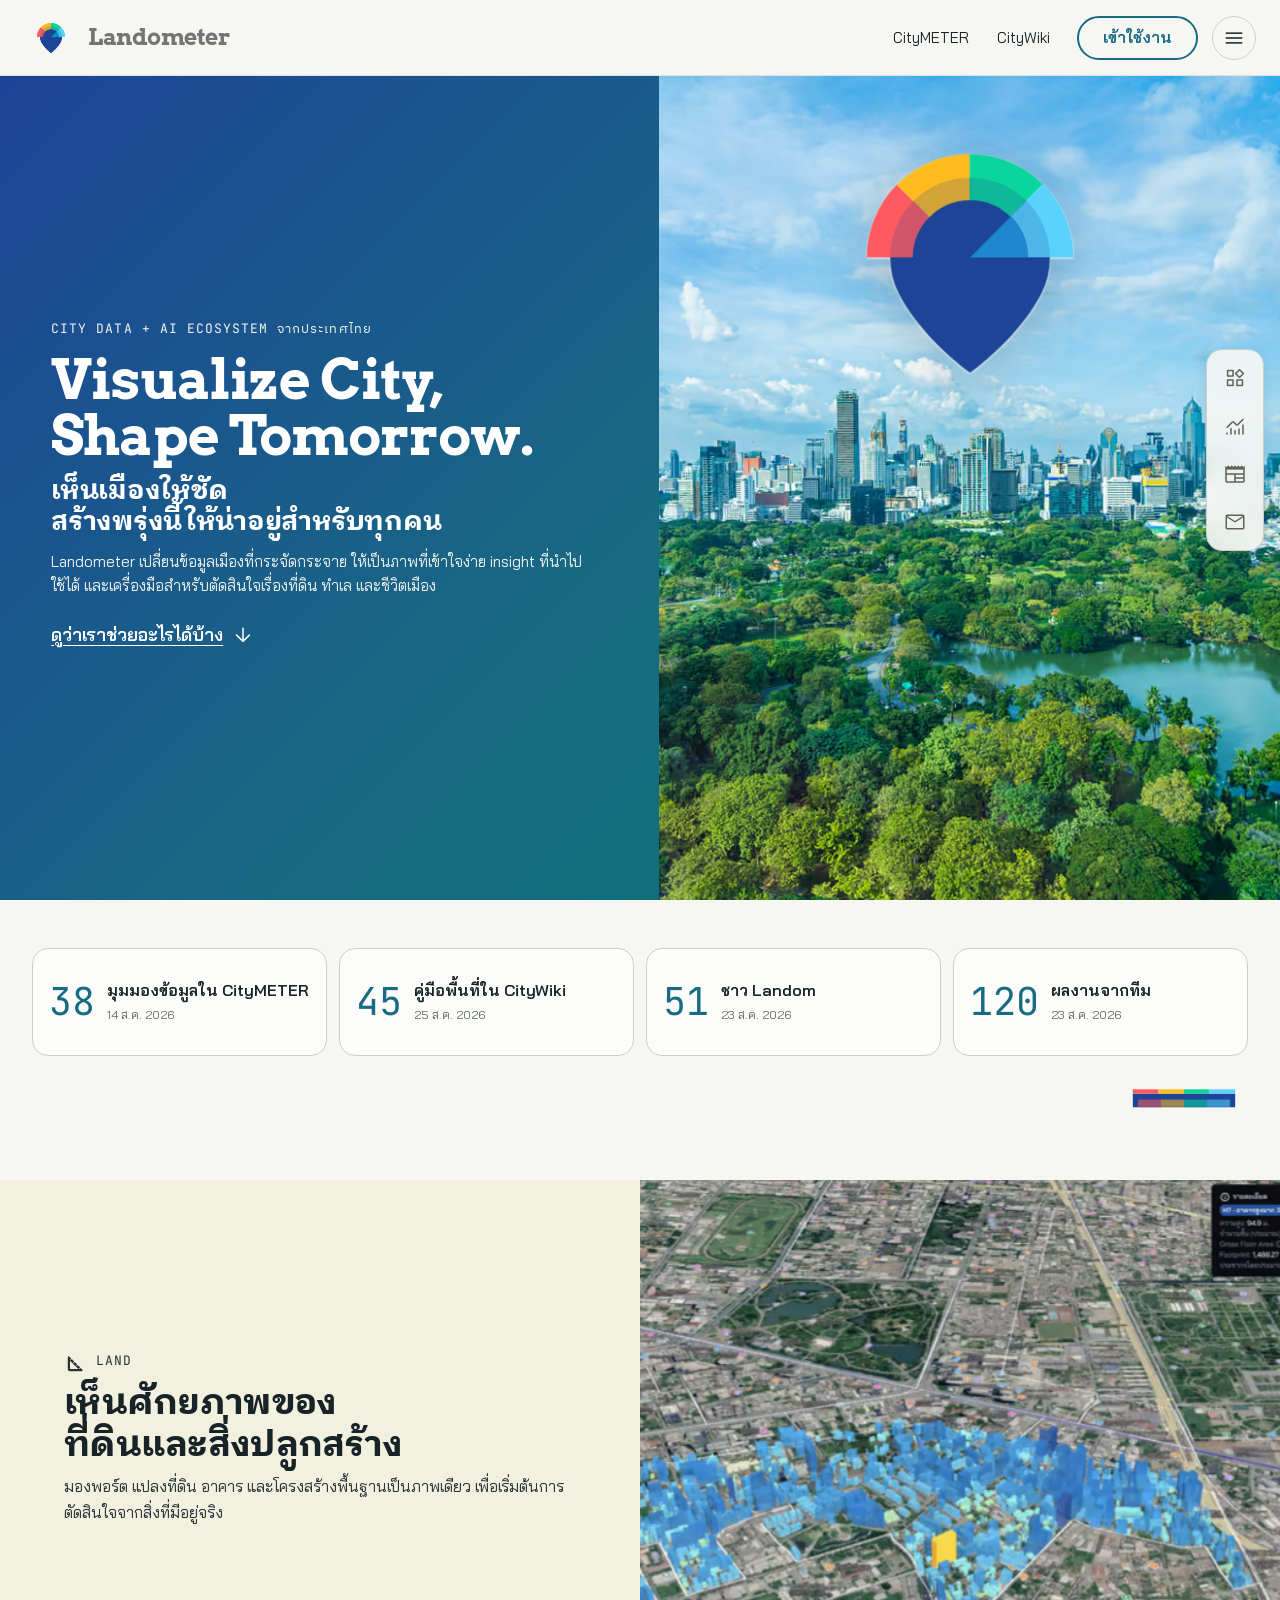
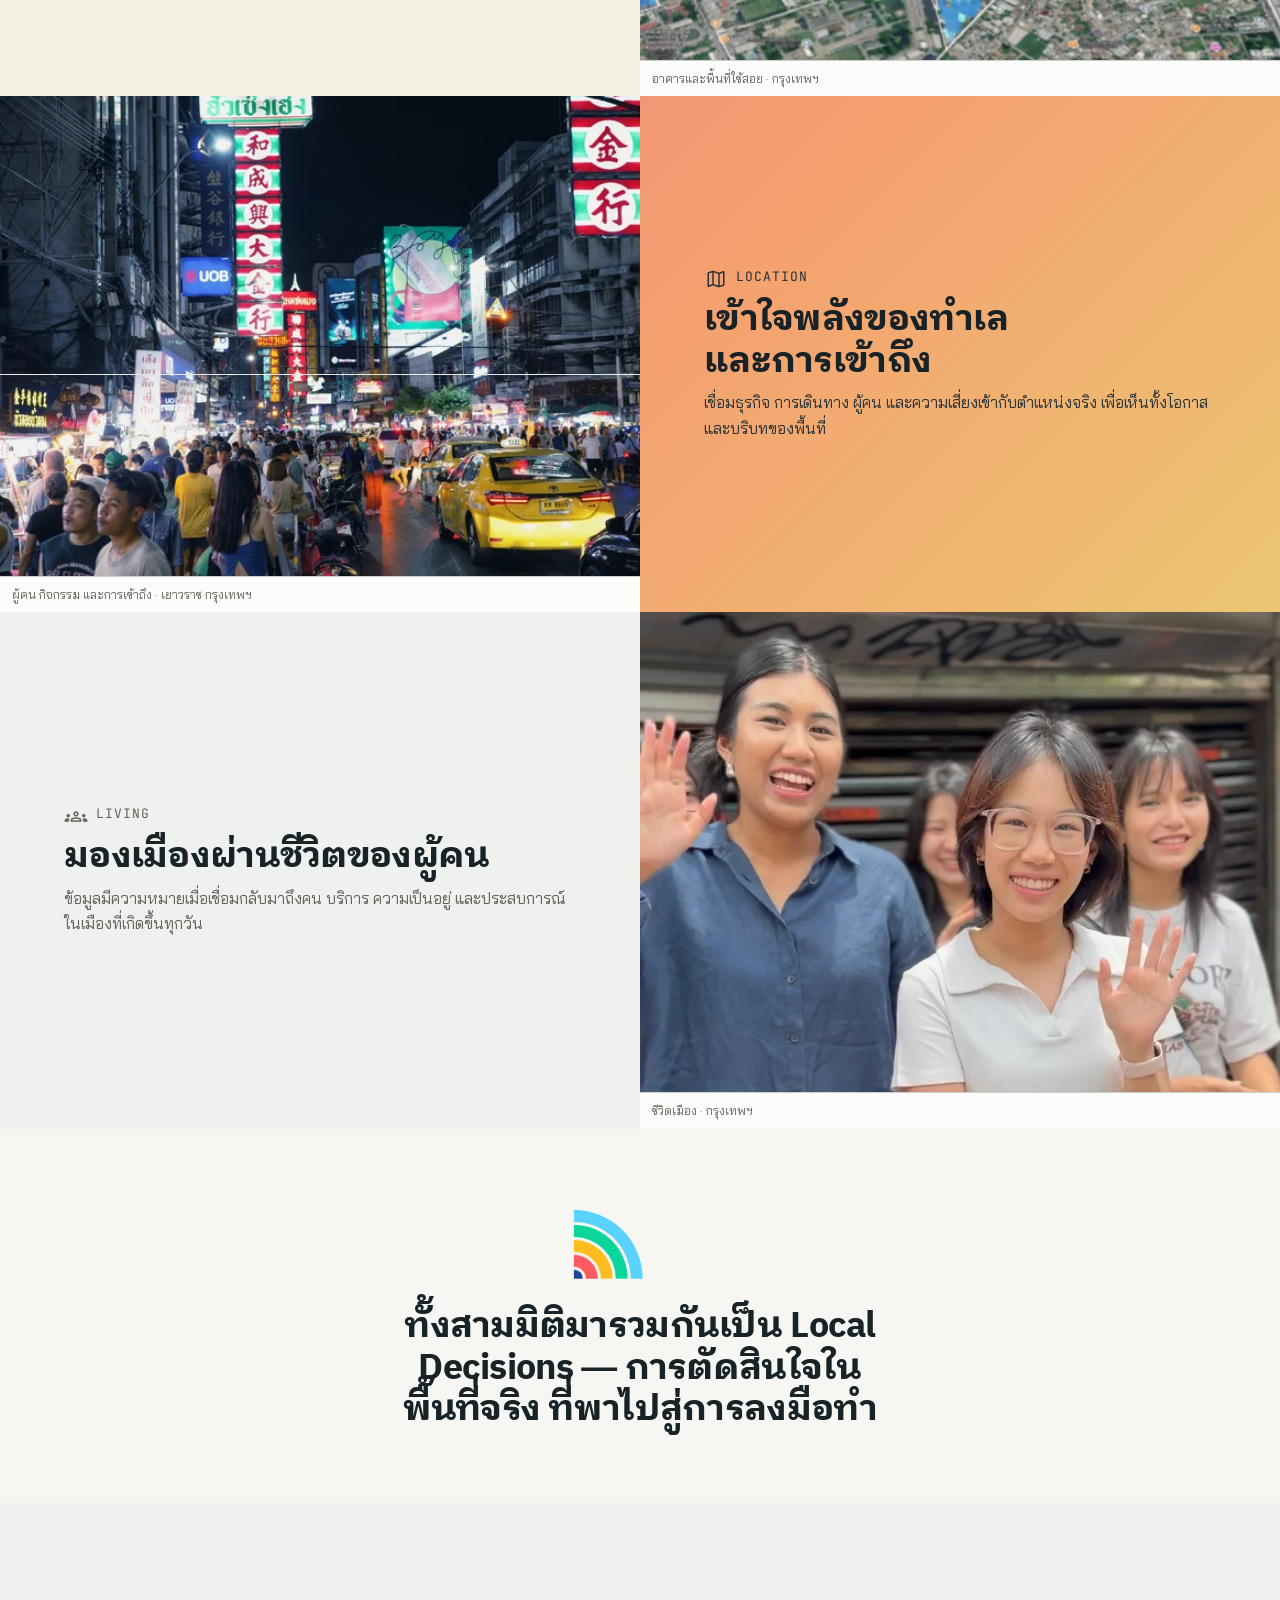
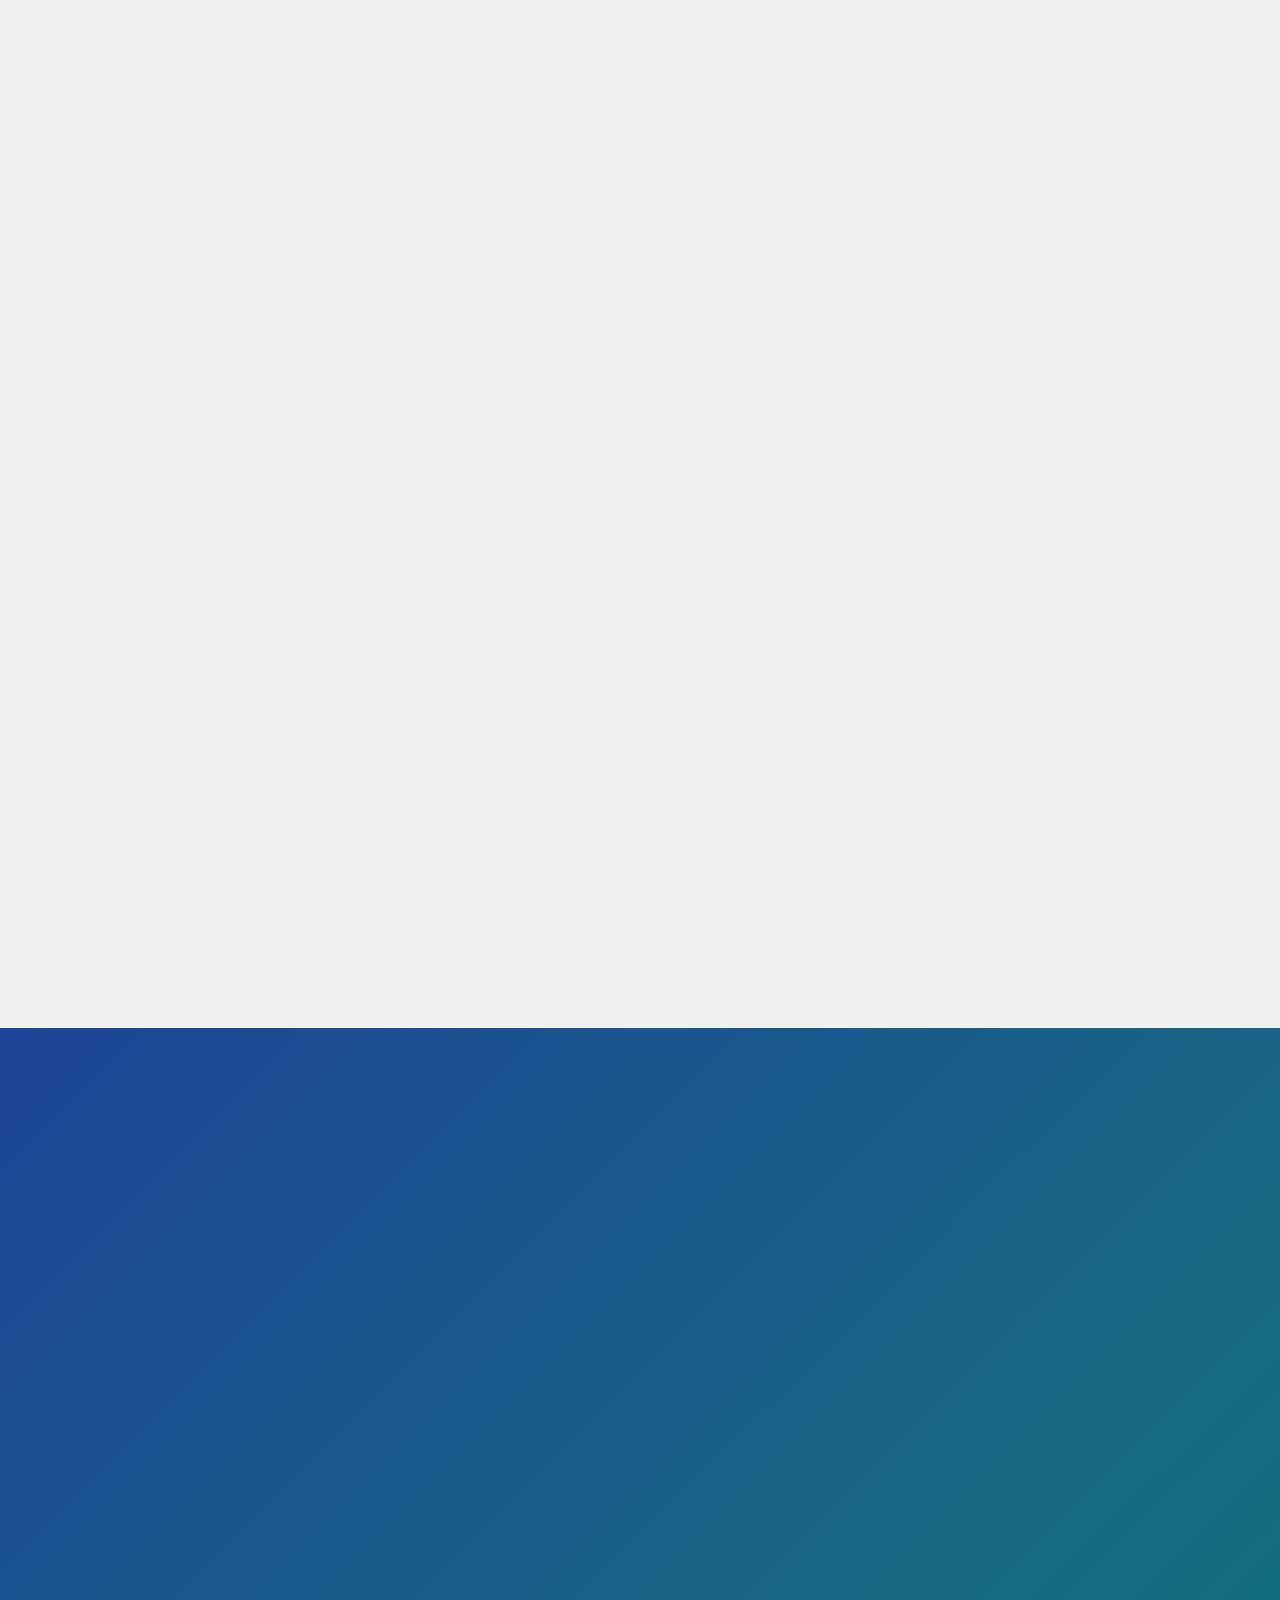
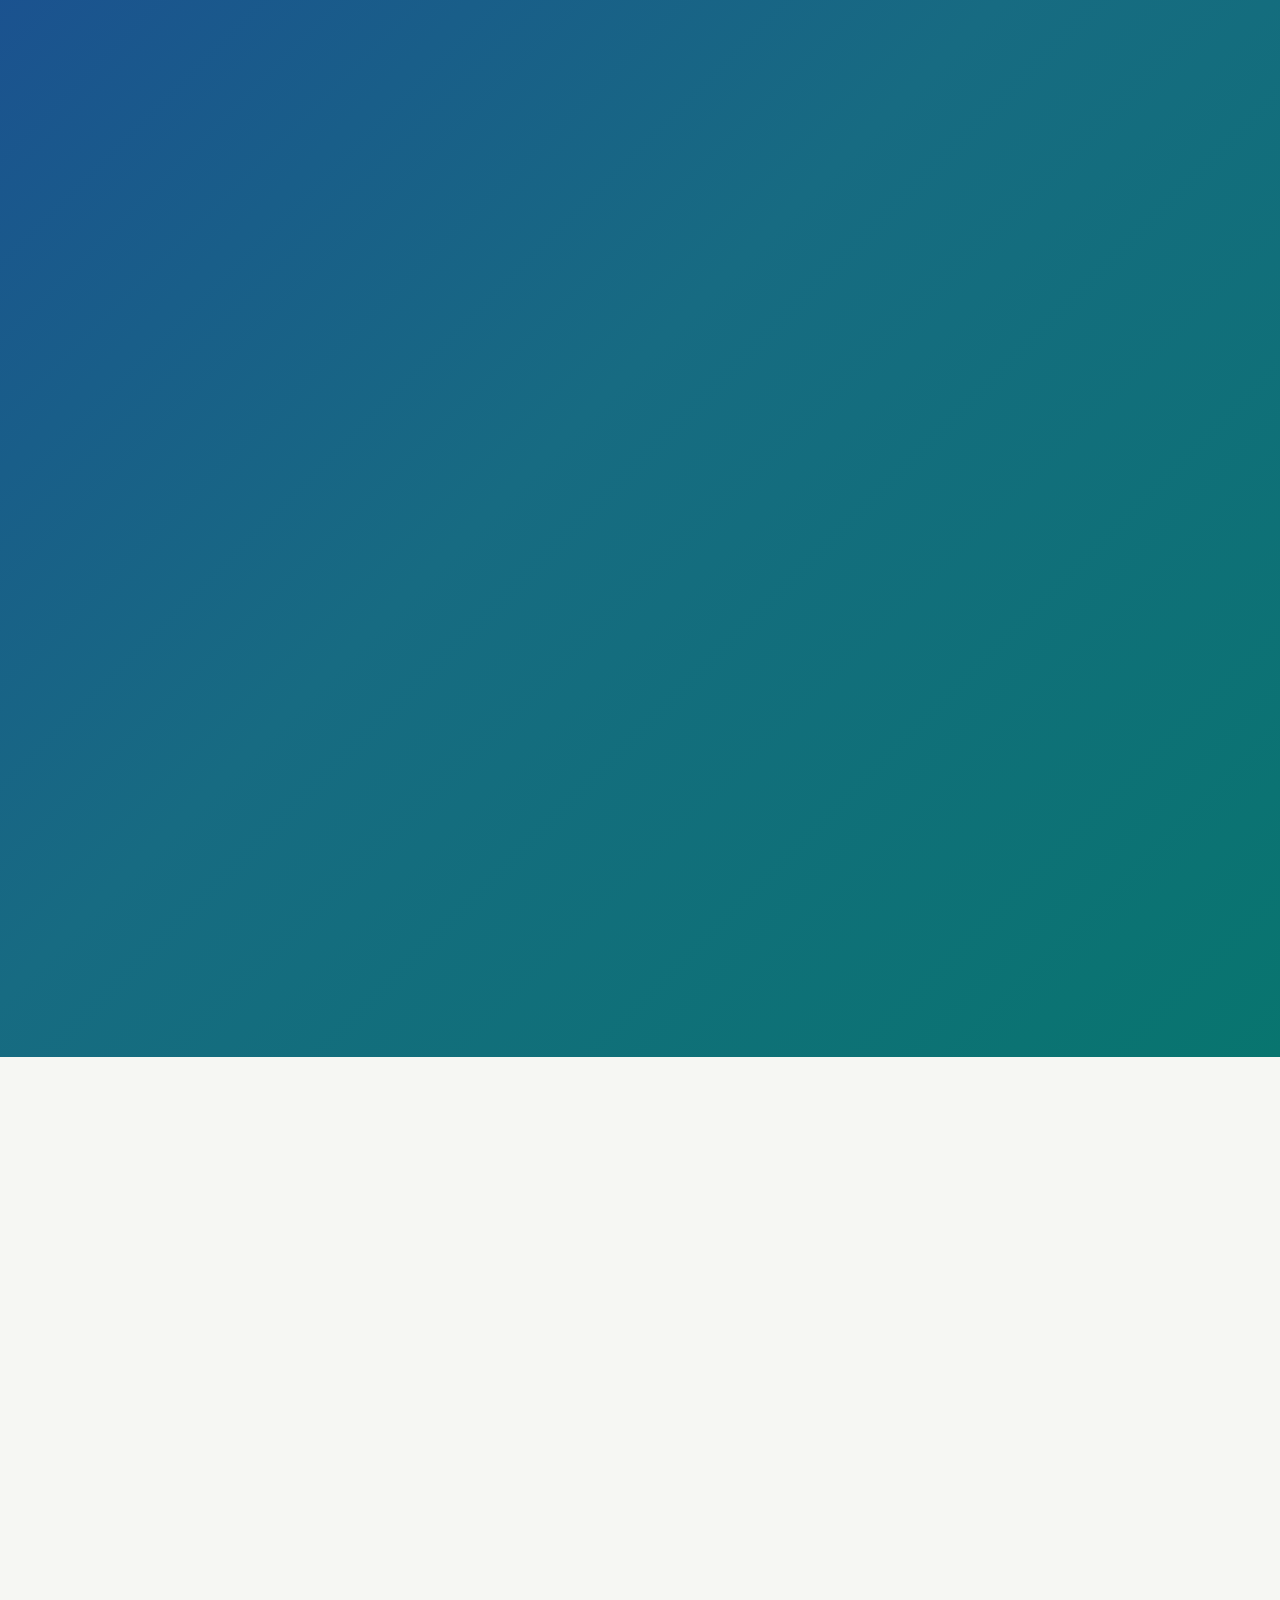
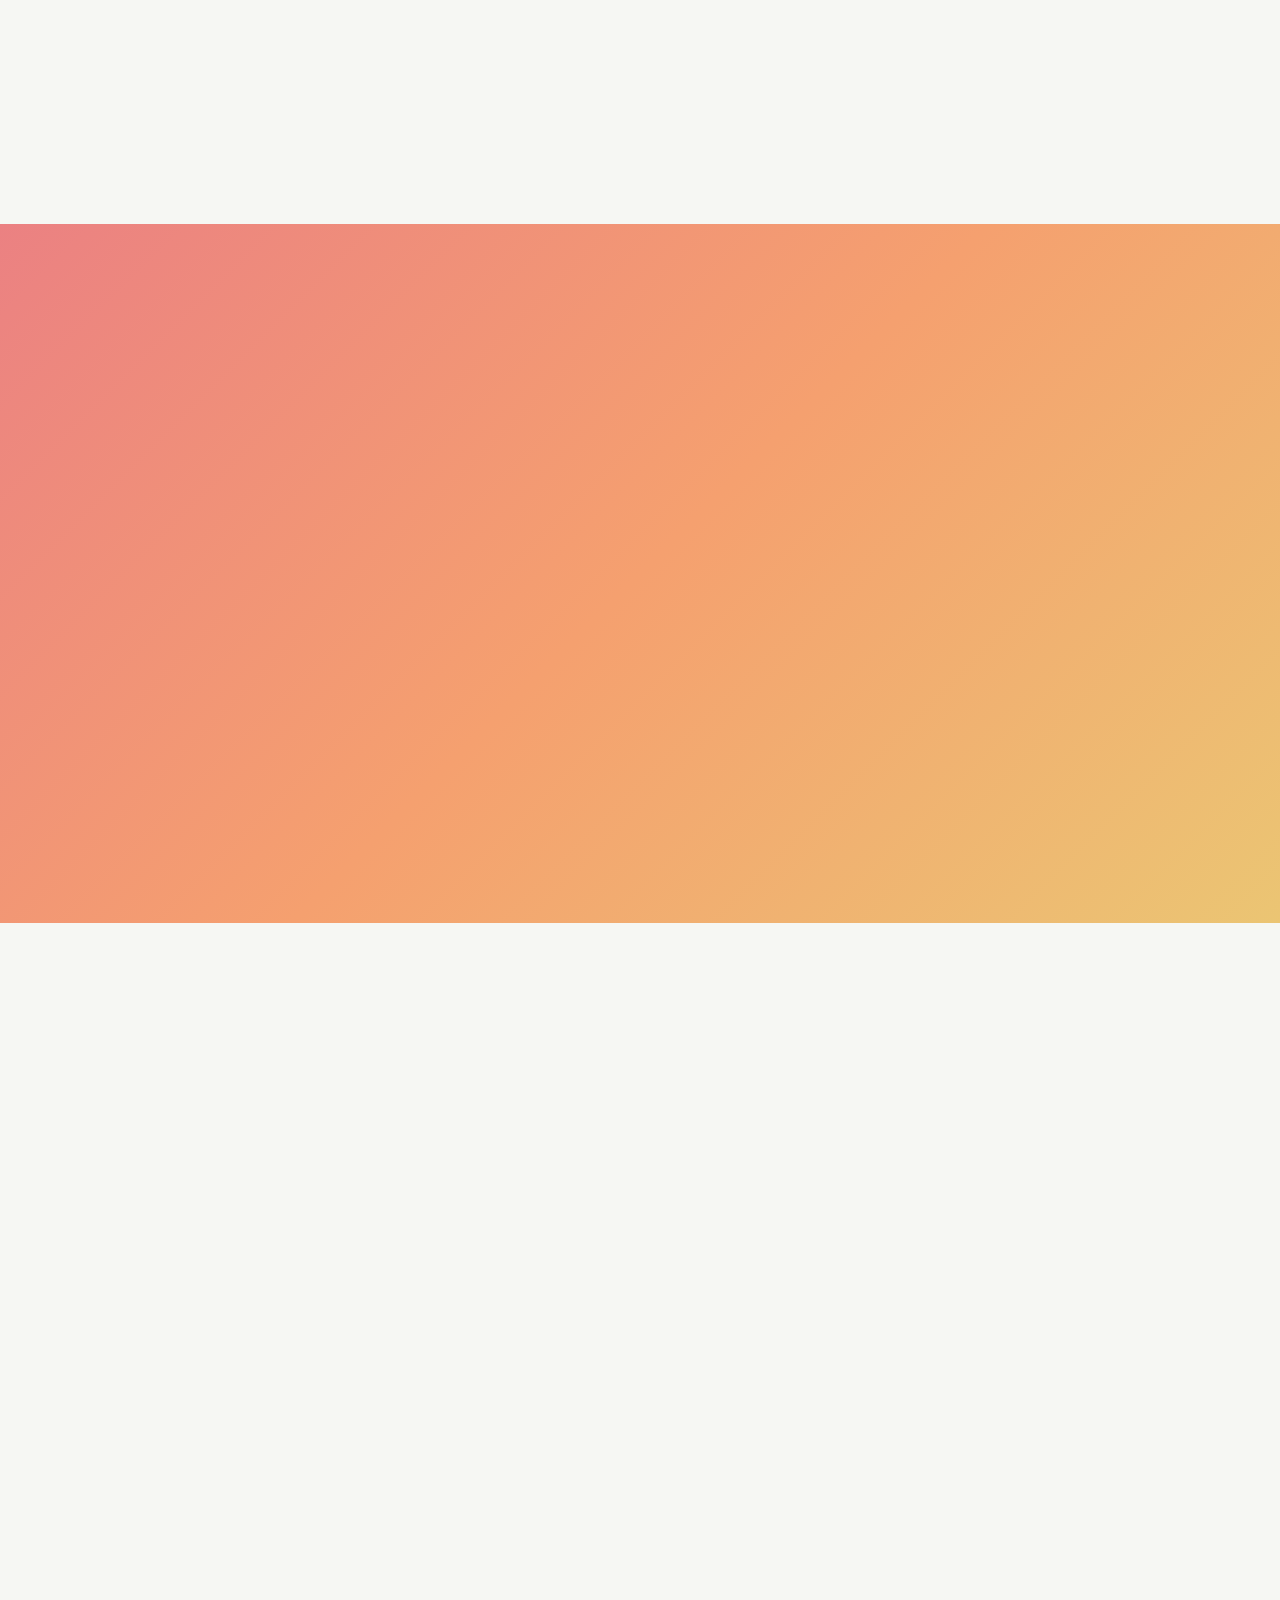
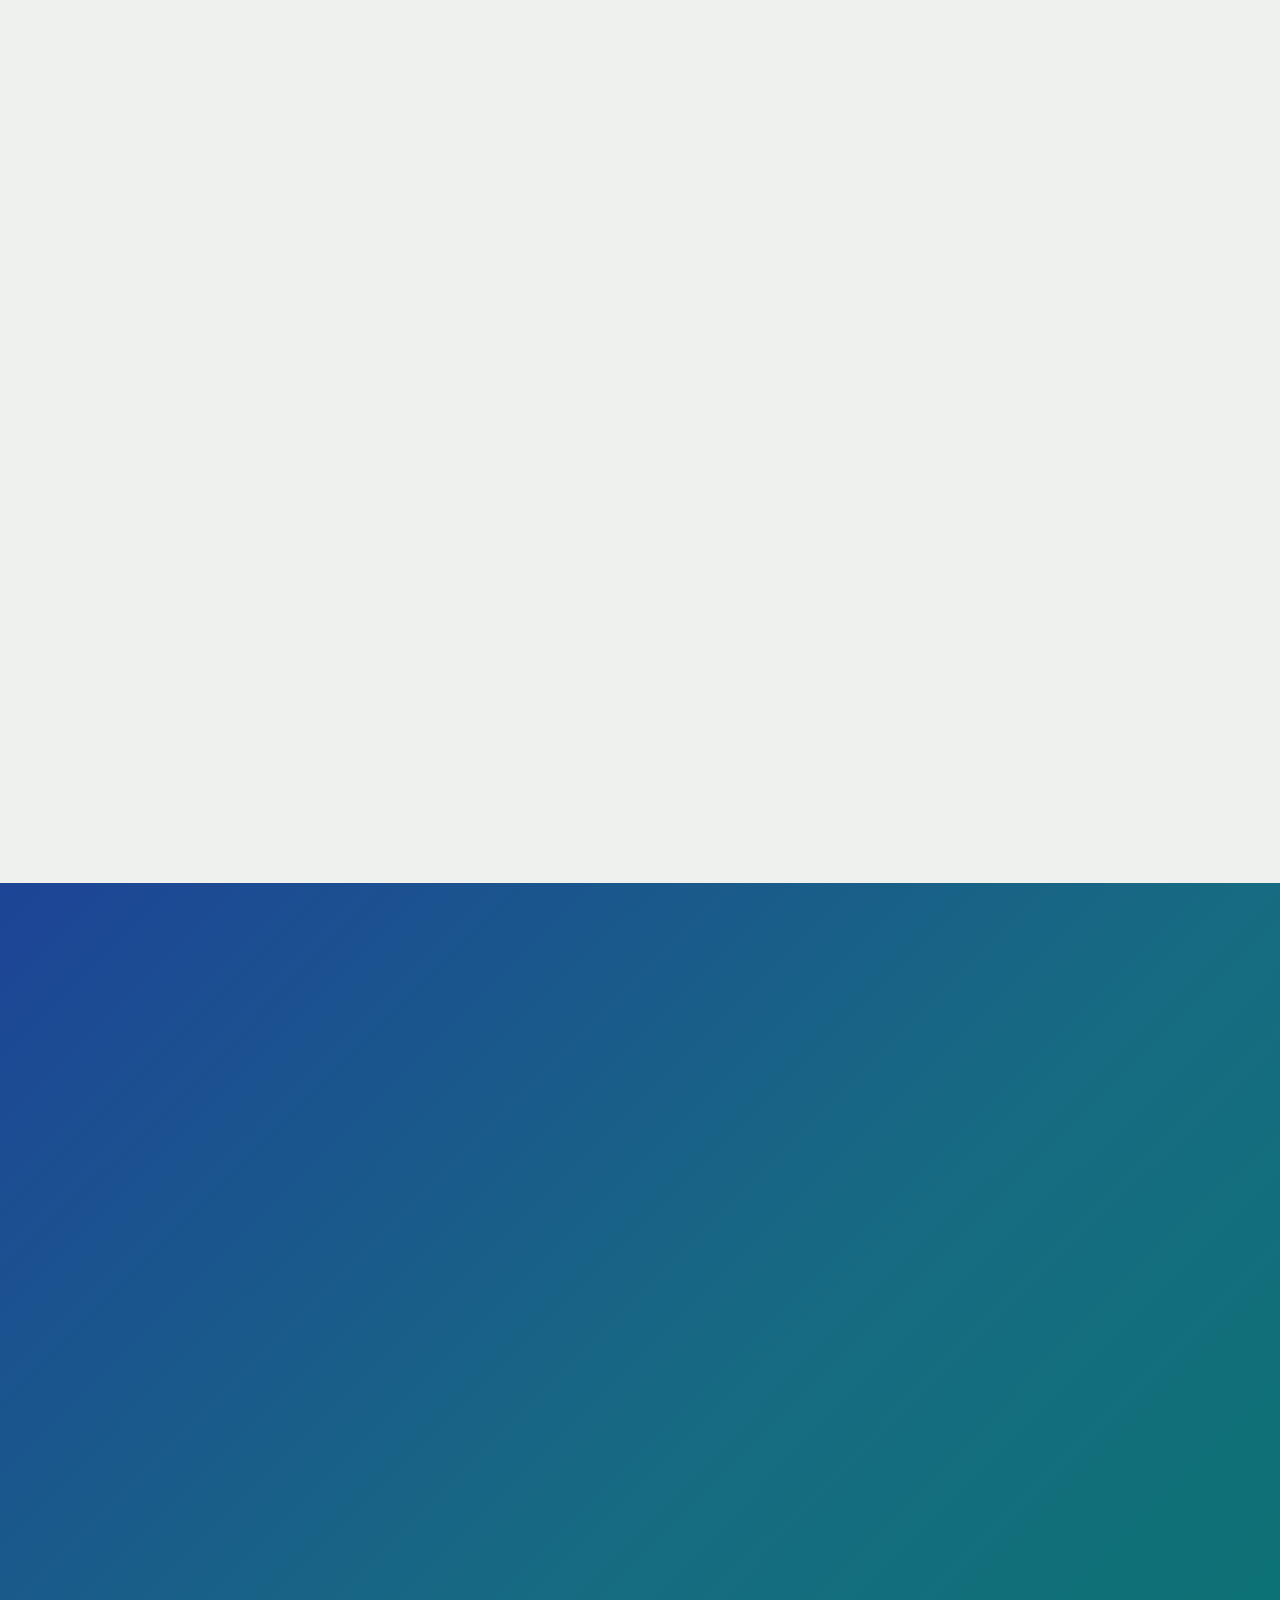
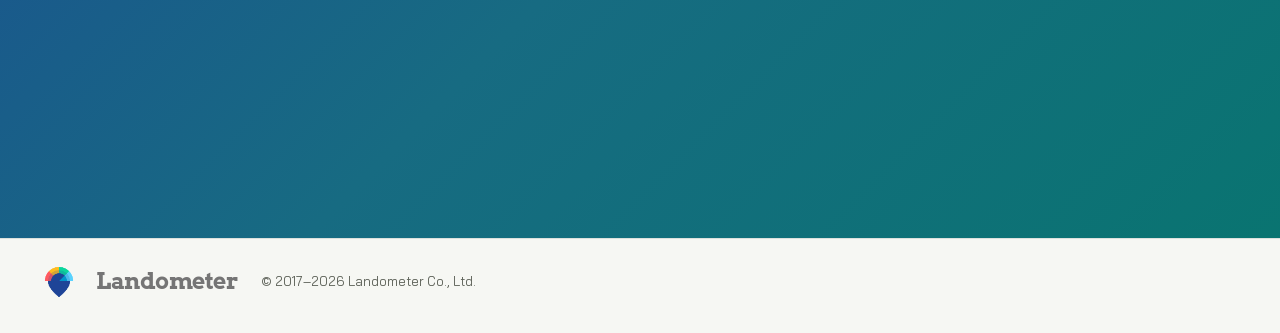
<file: index.html>
<!doctype html>
<html lang="th" data-ds="landometer" data-ds-version="0.9.0" data-build-card-version="0.9.0" data-manifest-version="2.1" data-token-schema-version="6" data-ds-profile="brand.public" data-delivery-mode="static-initial-html" data-evidence-status="source_limited" data-visibility="public" data-indexable="true" data-theme="light" data-theme-preference="system">
<head>
<meta charset="utf-8">
<meta name="viewport" content="width=device-width, initial-scale=1">
<script>
(function () {
  var K = "lds-theme", t = null, root = document.documentElement;
  try { t = localStorage.getItem(K); } catch (e) {}
  var mode = (t === "light" || t === "dark") ? t : "system";
  var mq = window.matchMedia ? window.matchMedia("(prefers-color-scheme: dark)") : null;
  function resolve(m) { return (m === "dark" || (m === "system" && mq && mq.matches)) ? "dark" : "light"; }
  root.setAttribute("data-theme", resolve(mode));
  root.setAttribute("data-theme-preference", mode);
  if (mq && mq.addEventListener) { mq.addEventListener("change", function () {
    if (root.getAttribute("data-theme-preference") === "system") { root.setAttribute("data-theme", resolve("system")); }
  }); }
})();
</script>
<title>ข้อมูลเมืองและ Location Intelligence — Landometer</title>
<meta name="description" content="Landometer เปลี่ยนข้อมูลเมืองให้เป็นภาพที่เข้าใจง่ายและการตัดสินใจที่ลงมือทำได้ สำรวจผลิตภัณฑ์และบริการสำหรับเรื่องที่ดิน ทำเล และชีวิตเมือง">
<meta name="robots" content="index,follow,max-image-preview:large">
<meta name="landometer:ds-version" content="0.9.0">
<meta name="landometer:color-set" content="color-srgb-05">
<meta name="landometer:artifact-build" content="ui-20260909-02">
<meta name="landometer:release-receipt" content="rebuild02-ui-20260909-02">
<meta name="landometer:motif-release" content="1.2.1">
<meta name="landometer:social-preview-revision" content="share-20260909-01-cb8b44fd">
<meta name="citychat:animated-identity" content="product-card-owner-approved-20260908; observed-byte-exception">
<meta name="theme-color" media="(prefers-color-scheme: light)" content="#F6F7F3">
<meta name="theme-color" media="(prefers-color-scheme: dark)" content="#11191D">
<link rel="icon" type="image/png" href="assets/identity/landometer-symbol-color-rebuild02-r6.png">
<link rel="sitemap" type="application/xml" href="sitemap.xml">
<link rel="canonical" href="https://montri-th.github.io/rebuild02/Landometer-Home-TH.dc.html">
<link rel="alternate" hreflang="th" href="https://montri-th.github.io/rebuild02/Landometer-Home-TH.dc.html">
<link rel="alternate" hreflang="en" href="https://montri-th.github.io/rebuild02/Landometer-Home-EN.dc.html">
<link rel="alternate" hreflang="x-default" href="https://montri-th.github.io/rebuild02/Landometer-Home-TH.dc.html">
<meta property="og:type" content="website">
<meta property="og:site_name" content="Landometer">
<meta property="og:title" content="ข้อมูลเมืองและ Location Intelligence — Landometer">
<meta property="og:description" content="สำรวจผลิตภัณฑ์และบริการของ Landometer สำหรับการตัดสินใจเรื่องที่ดิน ทำเล และชีวิตเมือง">
<meta property="og:url" content="https://montri-th.github.io/rebuild02/Landometer-Home-TH.dc.html">
<meta property="og:updated_time" content="2026-09-09">
<meta property="og:locale" content="th_TH">
<meta property="og:locale:alternate" content="en_US">
<meta property="og:image" content="https://montri-th.github.io/rebuild02/assets/social/landometer-rebuild02-social-logo-cb8b44fd-1200x630.jpg">
<meta property="og:image:secure_url" content="https://montri-th.github.io/rebuild02/assets/social/landometer-rebuild02-social-logo-cb8b44fd-1200x630.jpg">
<meta property="og:image:type" content="image/jpeg">
<meta property="og:image:width" content="1200">
<meta property="og:image:height" content="630">
<meta property="og:image:alt" content="โลโก้สี Landometer ขนาดใหญ่เหนือภาพเส้นขอบฟ้ากรุงเทพฯ และสวนลุมพินี">
<meta name="twitter:card" content="summary_large_image">
<meta name="twitter:title" content="ข้อมูลเมืองและ Location Intelligence — Landometer">
<meta name="twitter:description" content="สำรวจผลิตภัณฑ์และบริการของ Landometer สำหรับการตัดสินใจเรื่องที่ดิน ทำเล และชีวิตเมือง">
<meta name="twitter:image" content="https://montri-th.github.io/rebuild02/assets/social/landometer-rebuild02-social-logo-cb8b44fd-1200x630.jpg">
<meta name="twitter:image:alt" content="โลโก้สี Landometer ขนาดใหญ่เหนือภาพเส้นขอบฟ้ากรุงเทพฯ และสวนลุมพินี">
<meta http-equiv="refresh" content="0; url=Landometer-Home-TH.dc.html">
<script>location.replace('Landometer-Home-TH.dc.html' + location.search + location.hash);</script>
<link rel="stylesheet" href="_ds/landometer-design-system-514efc4b-e202-4d55-846b-96c15056a8cc/styles.css">
<style>
  html,body{margin:0;height:100%;background:var(--surface-canvas);color:var(--text-primary)}
  main{min-height:100%;box-sizing:border-box;display:grid;place-content:center;gap:16px;text-align:center;padding:24px;max-width:760px;margin:auto}
  h1,p{margin:0}
  h1{font-family:var(--font-display-en);font-size:clamp(2rem,8vw,4rem);line-height:1}
  p{font-size:var(--type-body-lg);line-height:1.6}
  nav{display:flex;justify-content:center;gap:18px;flex-wrap:wrap}
  a{color:var(--interaction-accent);font-weight:600}
</style>
</head>
<body>
<main>
  <h1>Landometer</h1>
  <p>ข้อมูลเมืองและ Location Intelligence สำหรับการตัดสินใจเรื่องที่ดิน ทำเล และชีวิตเมือง</p>
  <nav aria-label="เลือกภาษาและเนื้อหาหลัก">
    <a href="Landometer-Home-TH.dc.html">ภาษาไทย</a>
    <a href="Landometer-Home-EN.dc.html" lang="en">English</a>
    <a href="Landometer-Home-TH.dc.html#products">ผลิตภัณฑ์และบริการ</a>
    <a href="Landometer-Home-TH.dc.html#contact">ติดต่อเรา</a>
  </nav>
</main>
</body>
</html>
</file>
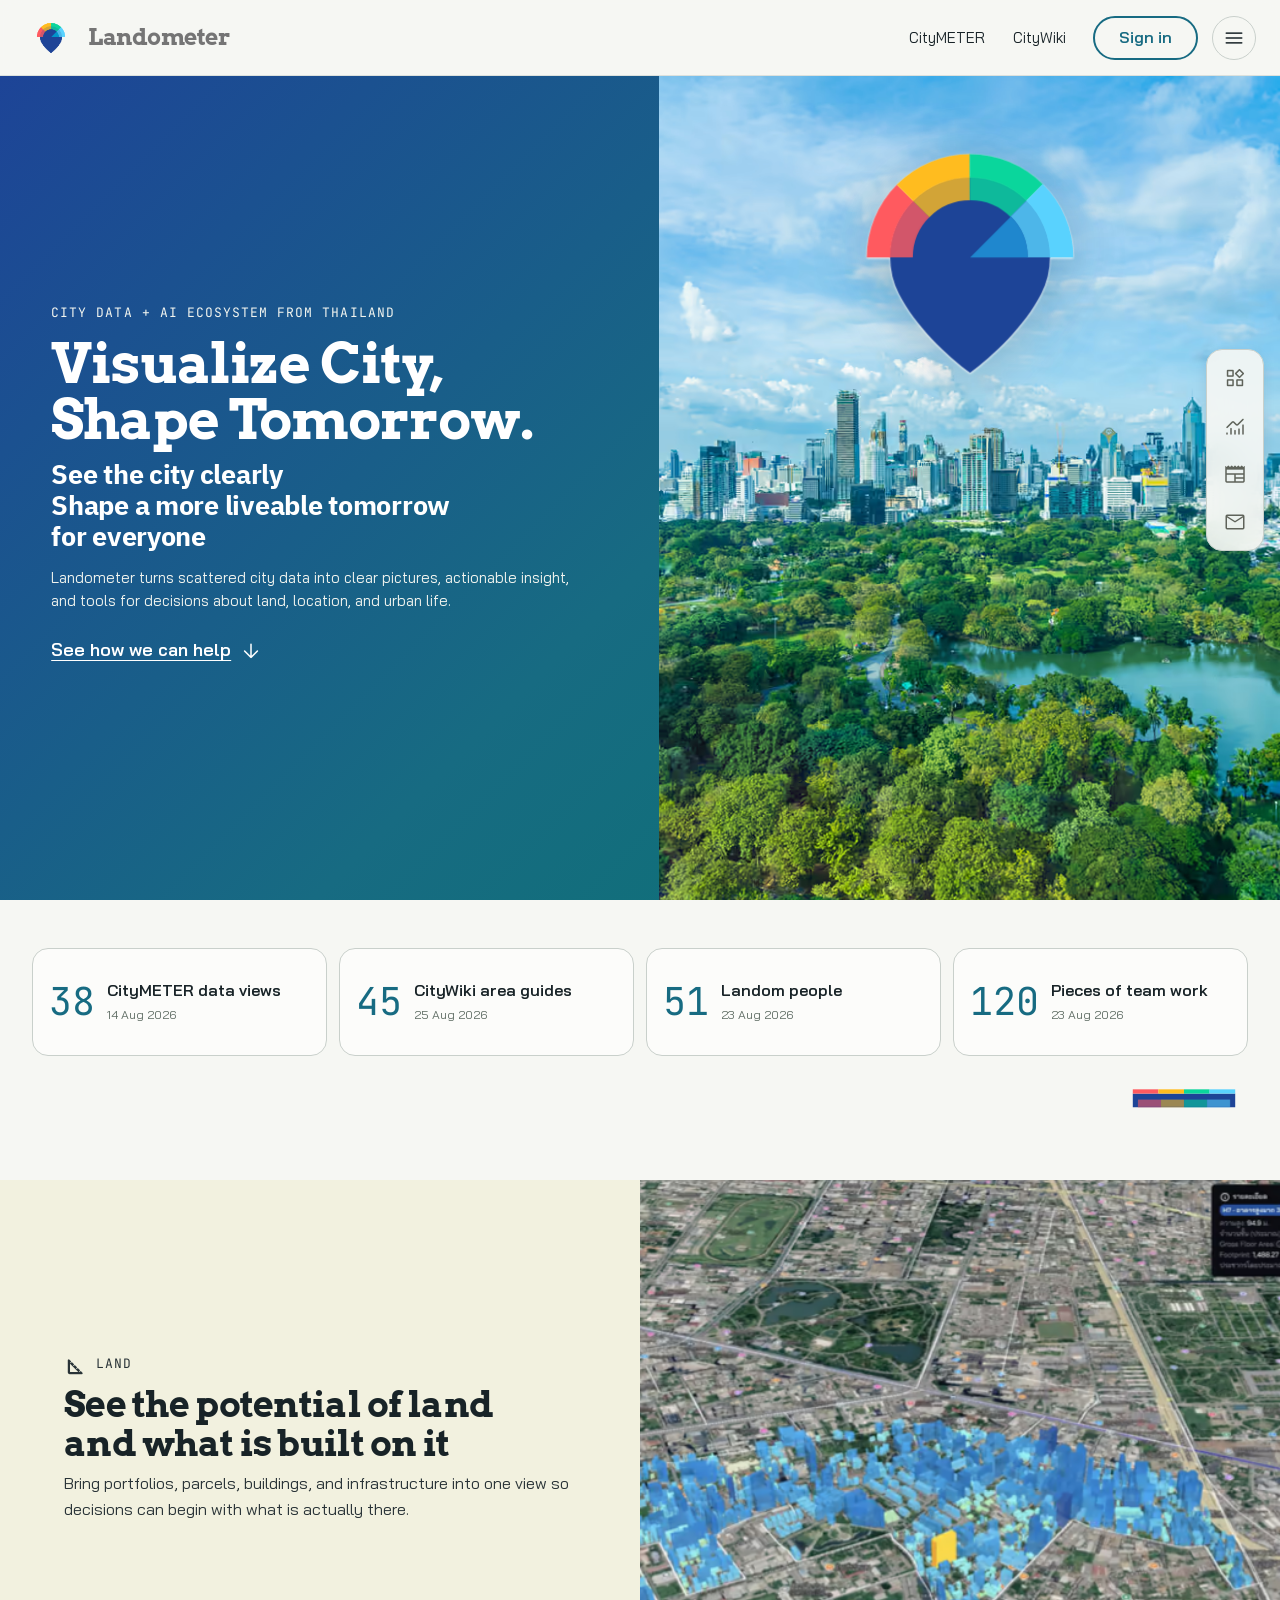
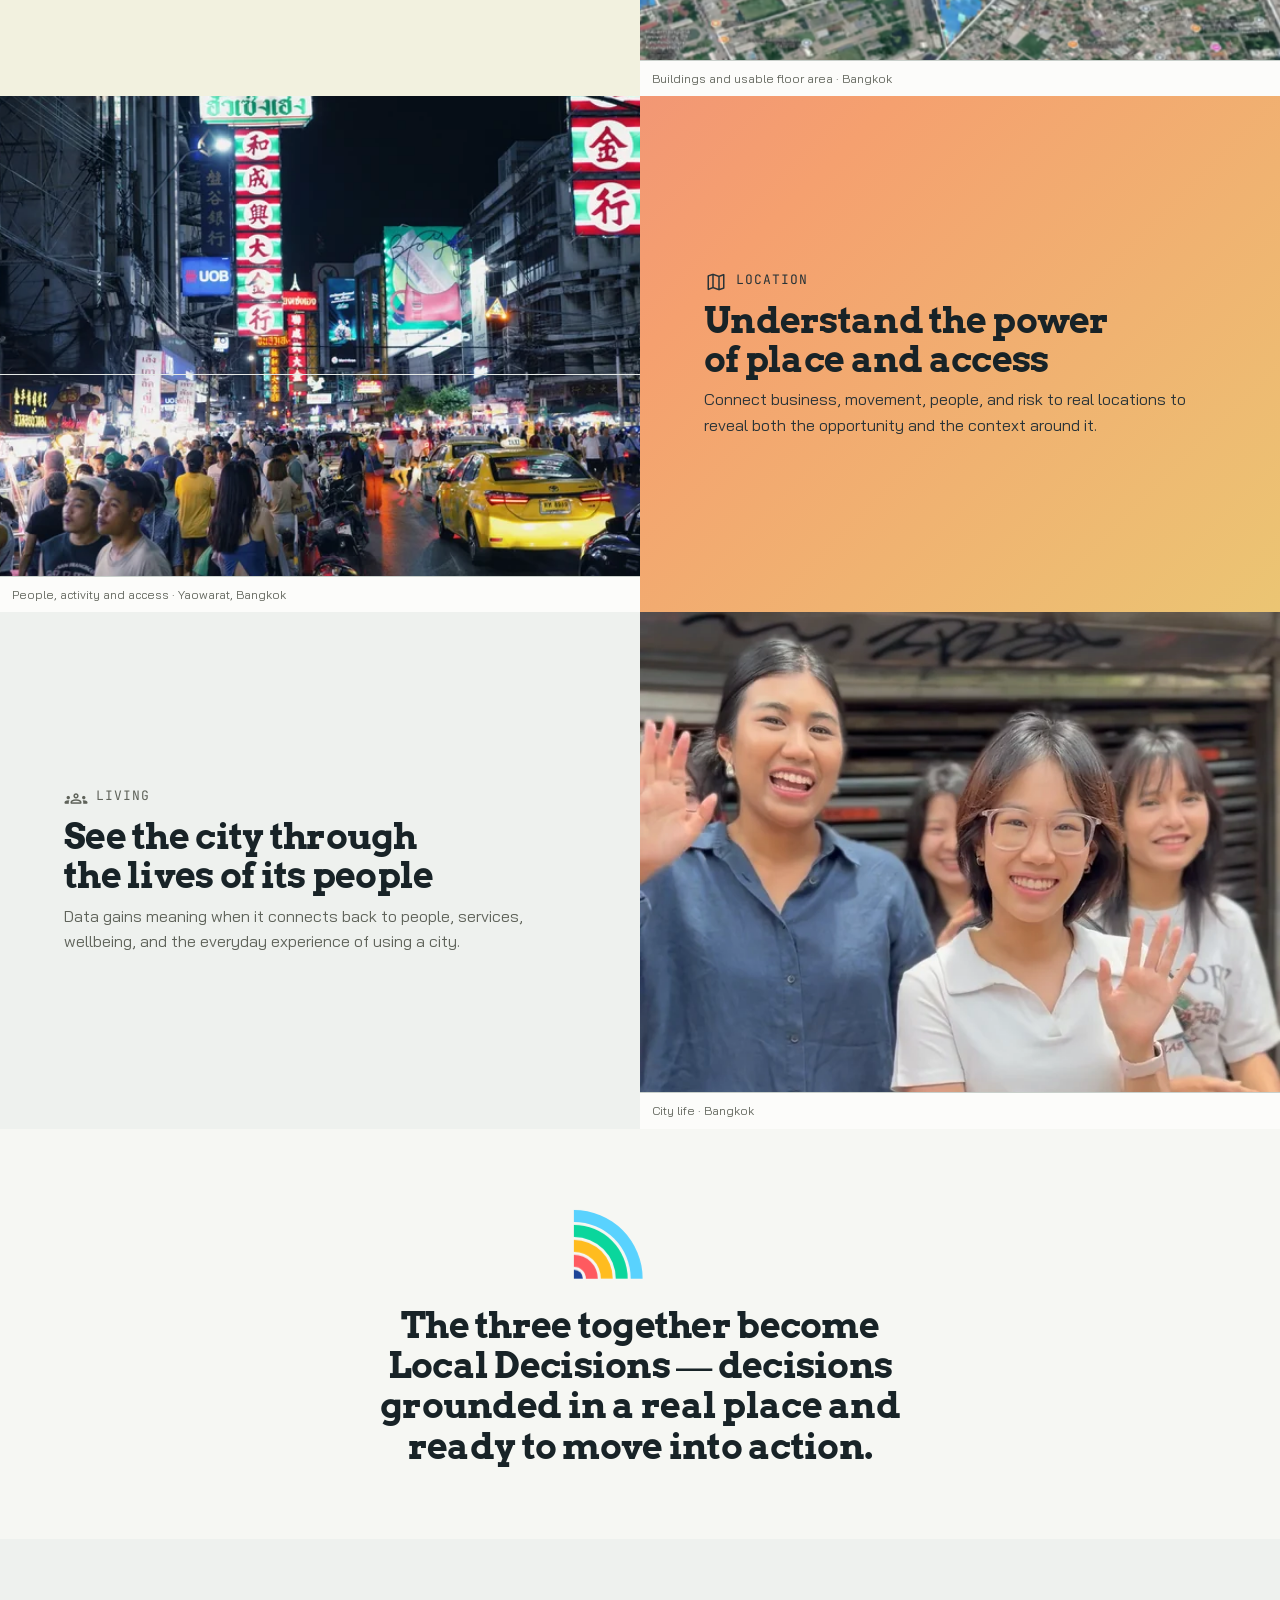
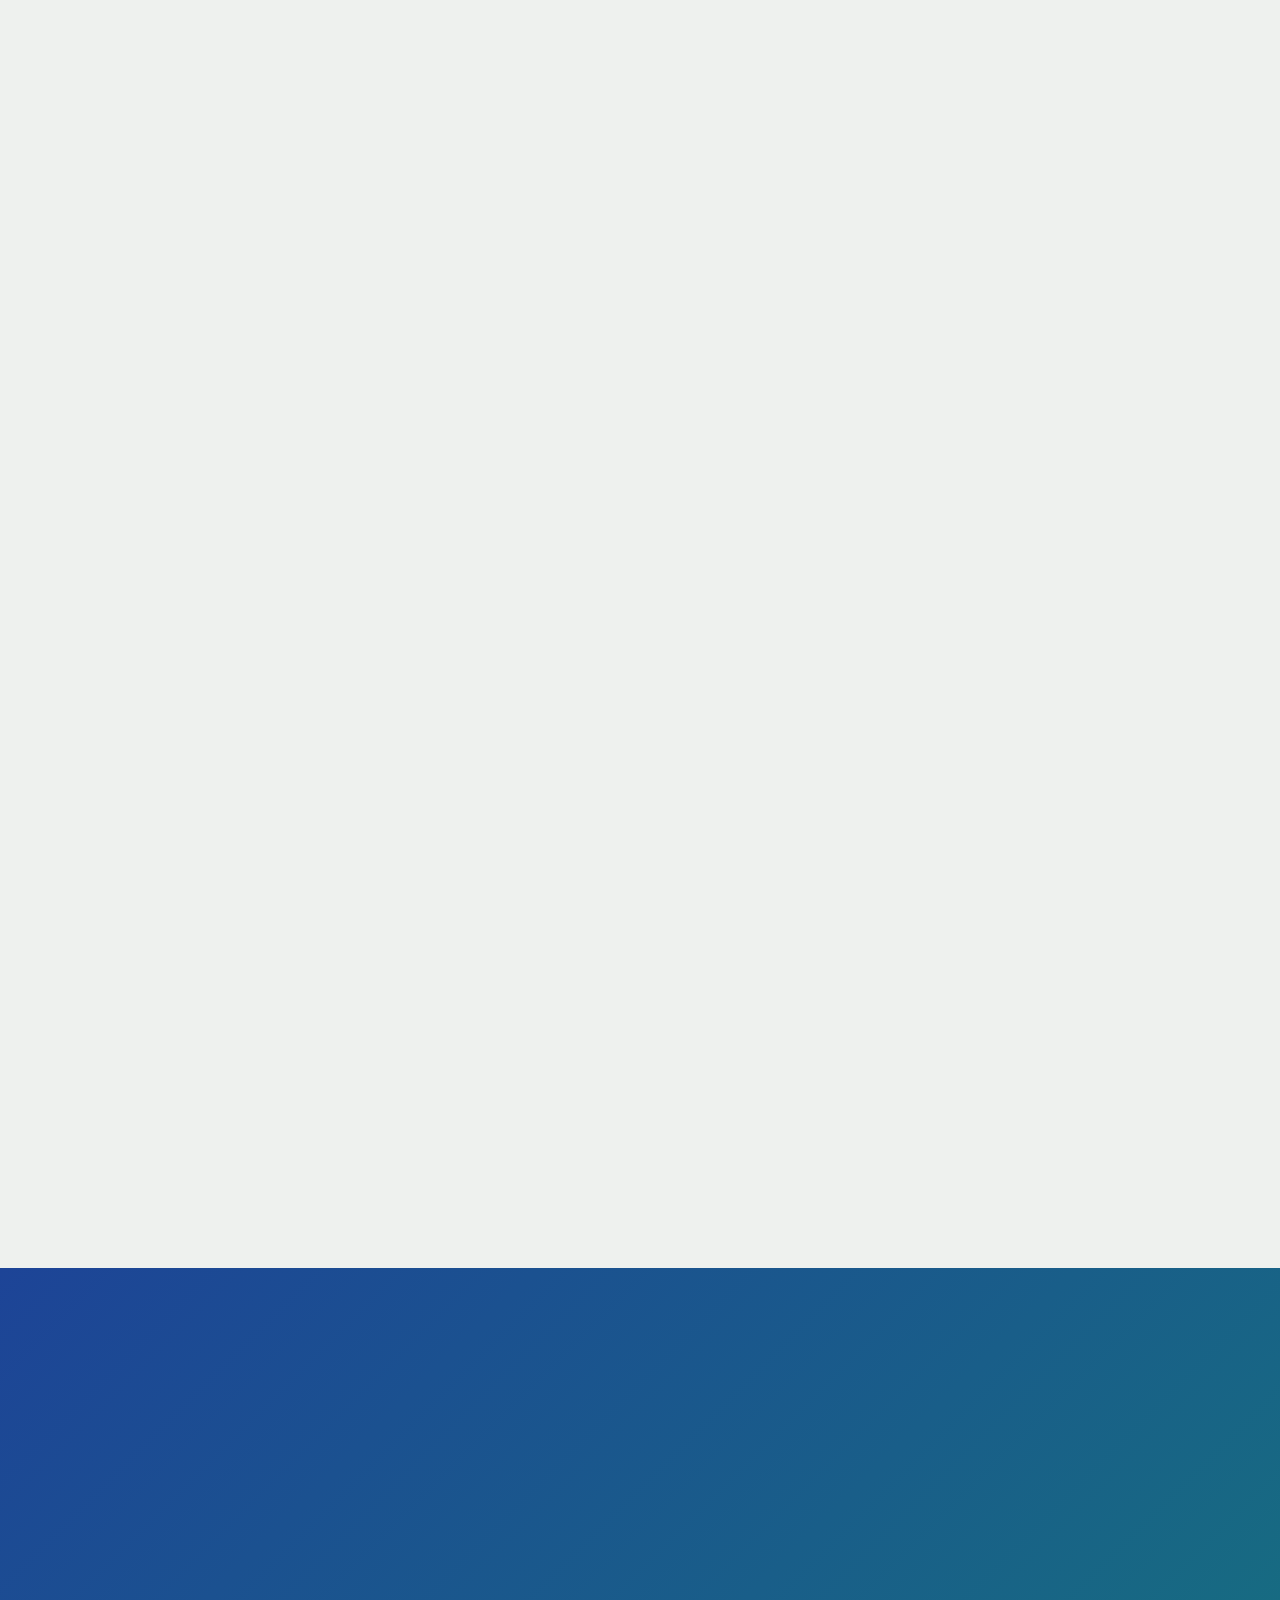
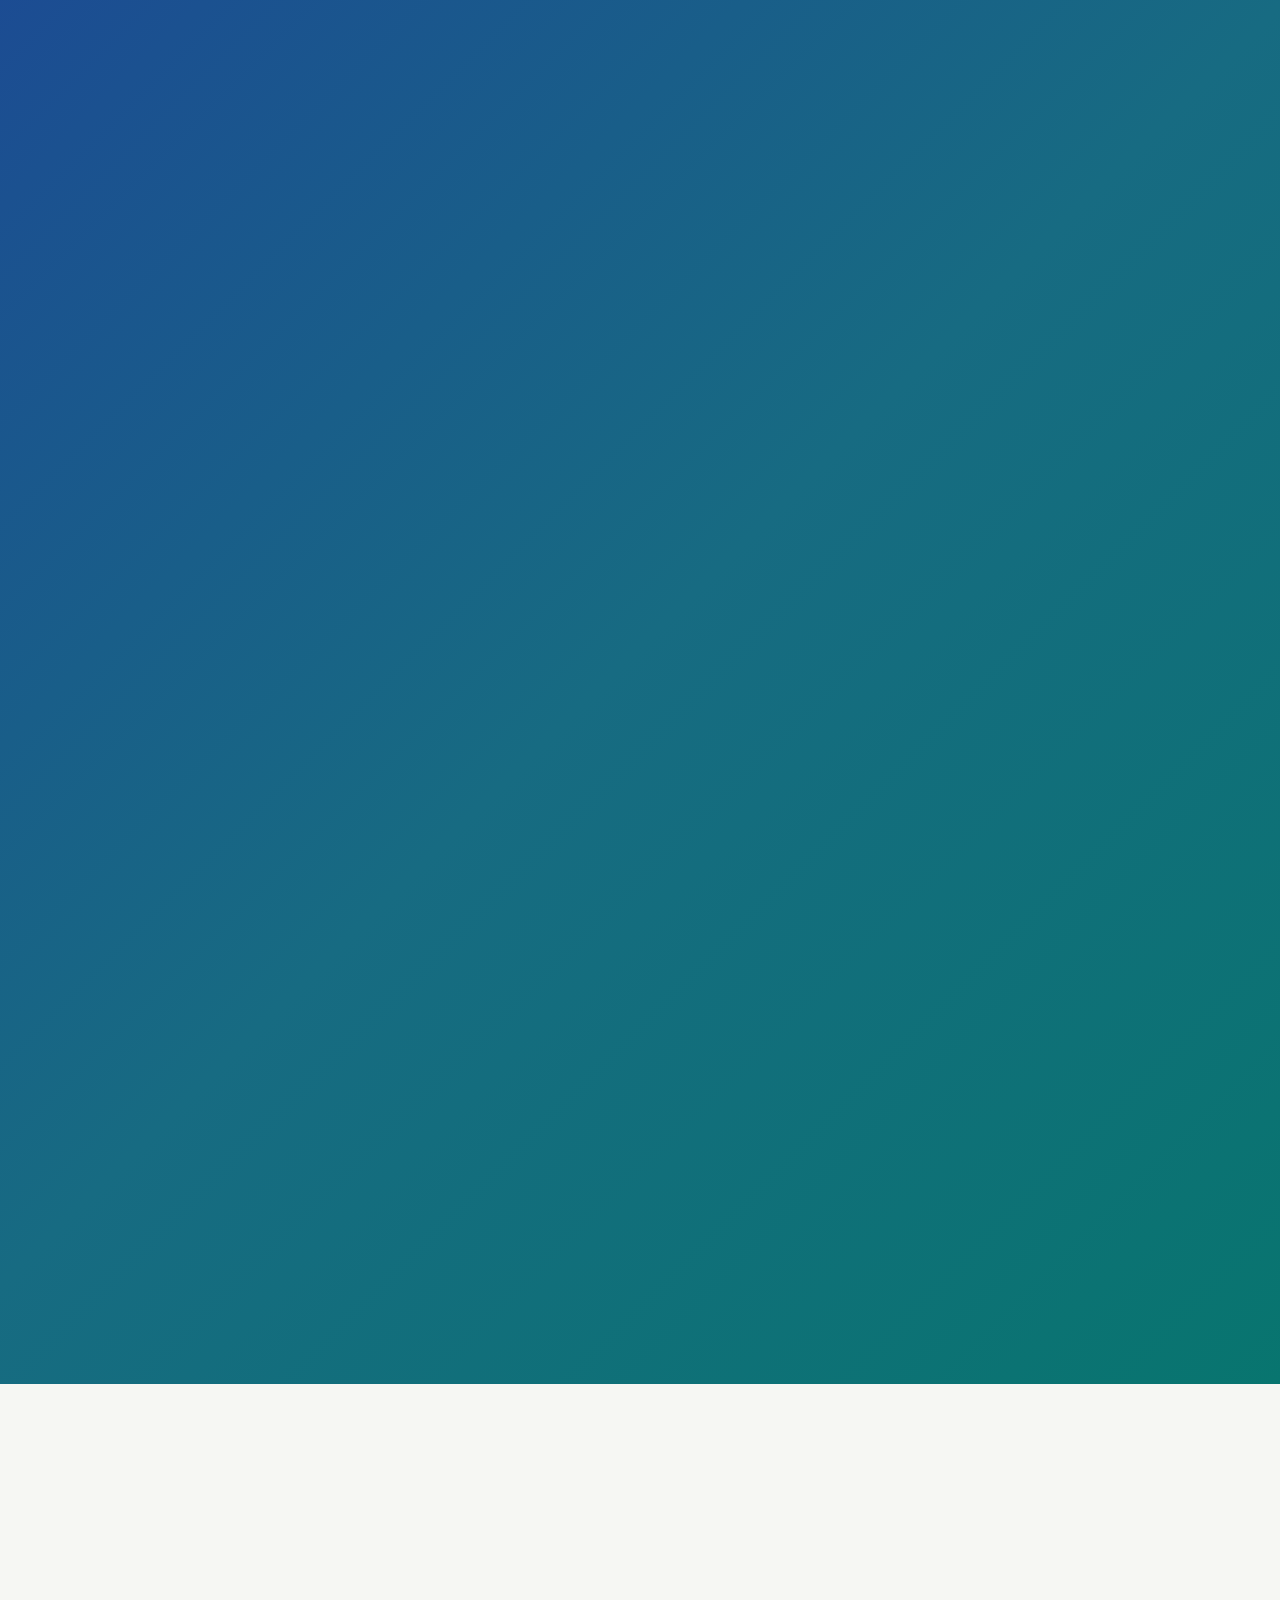
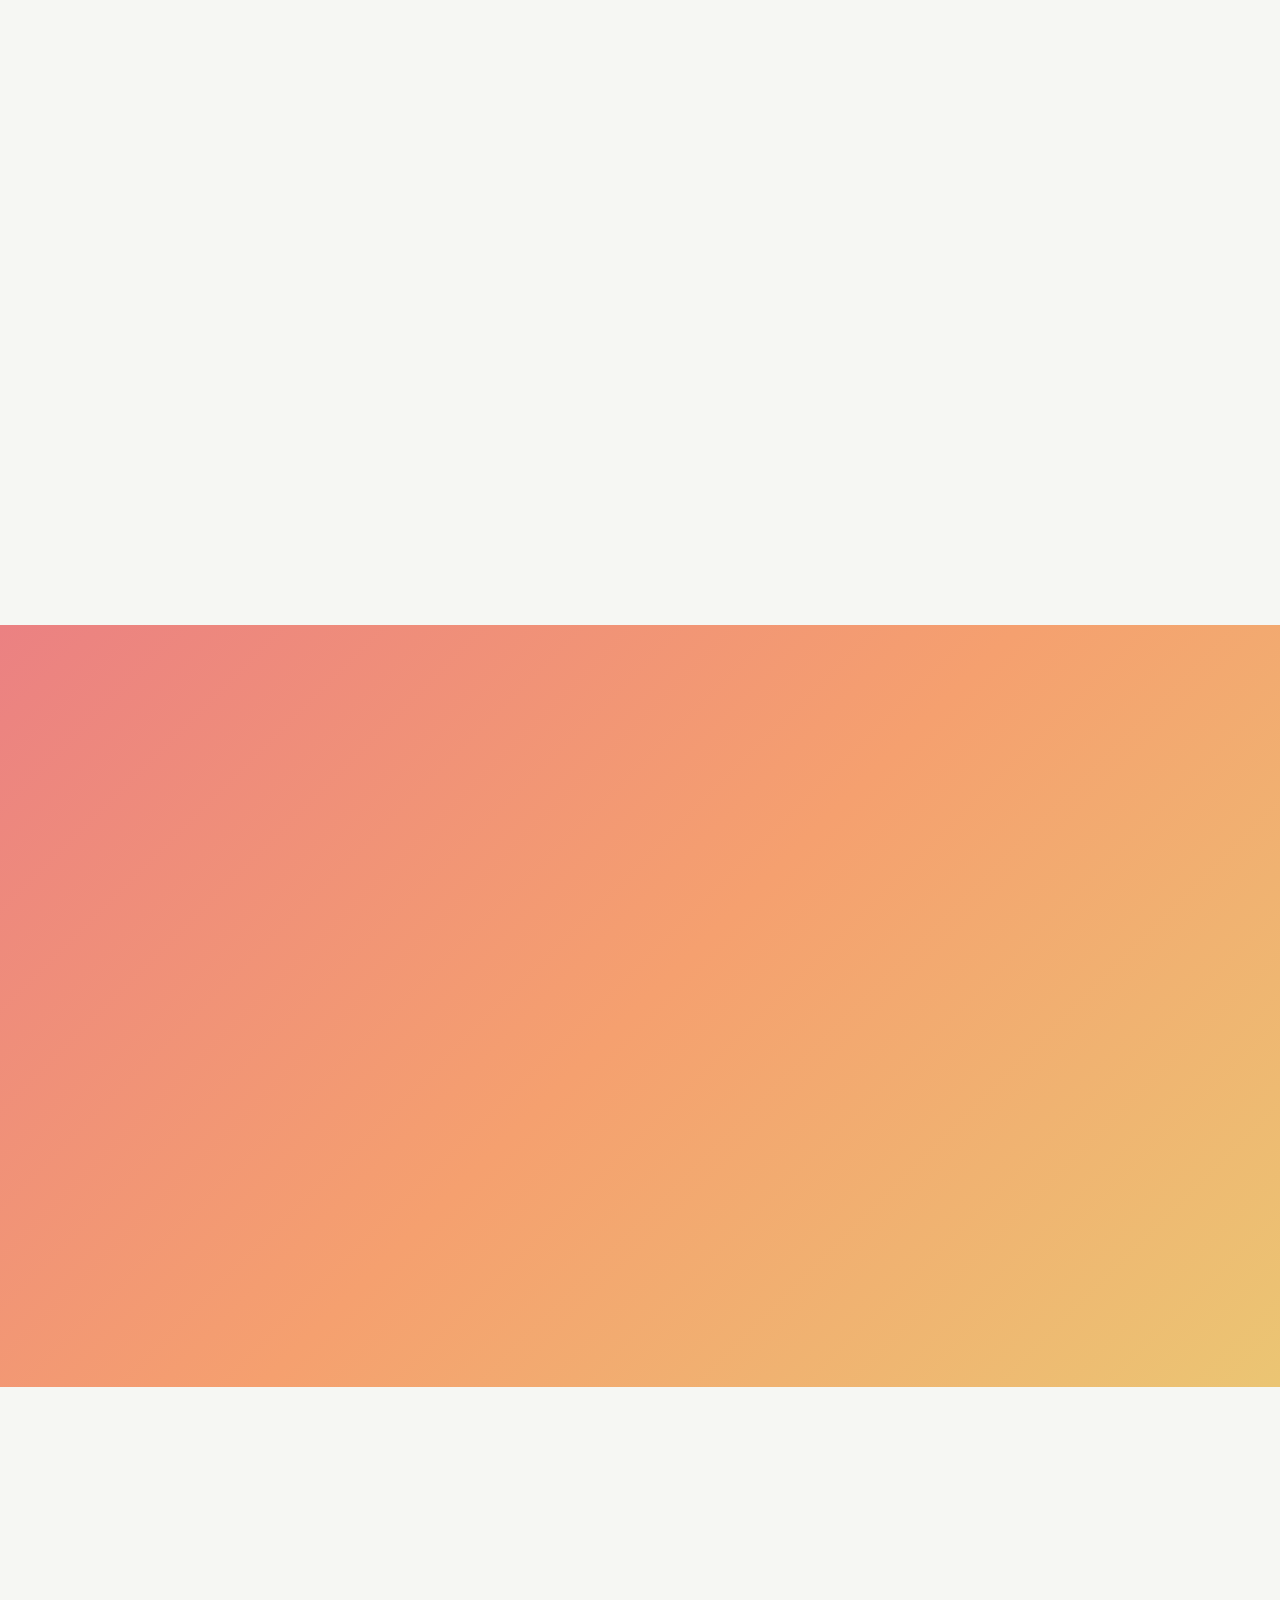
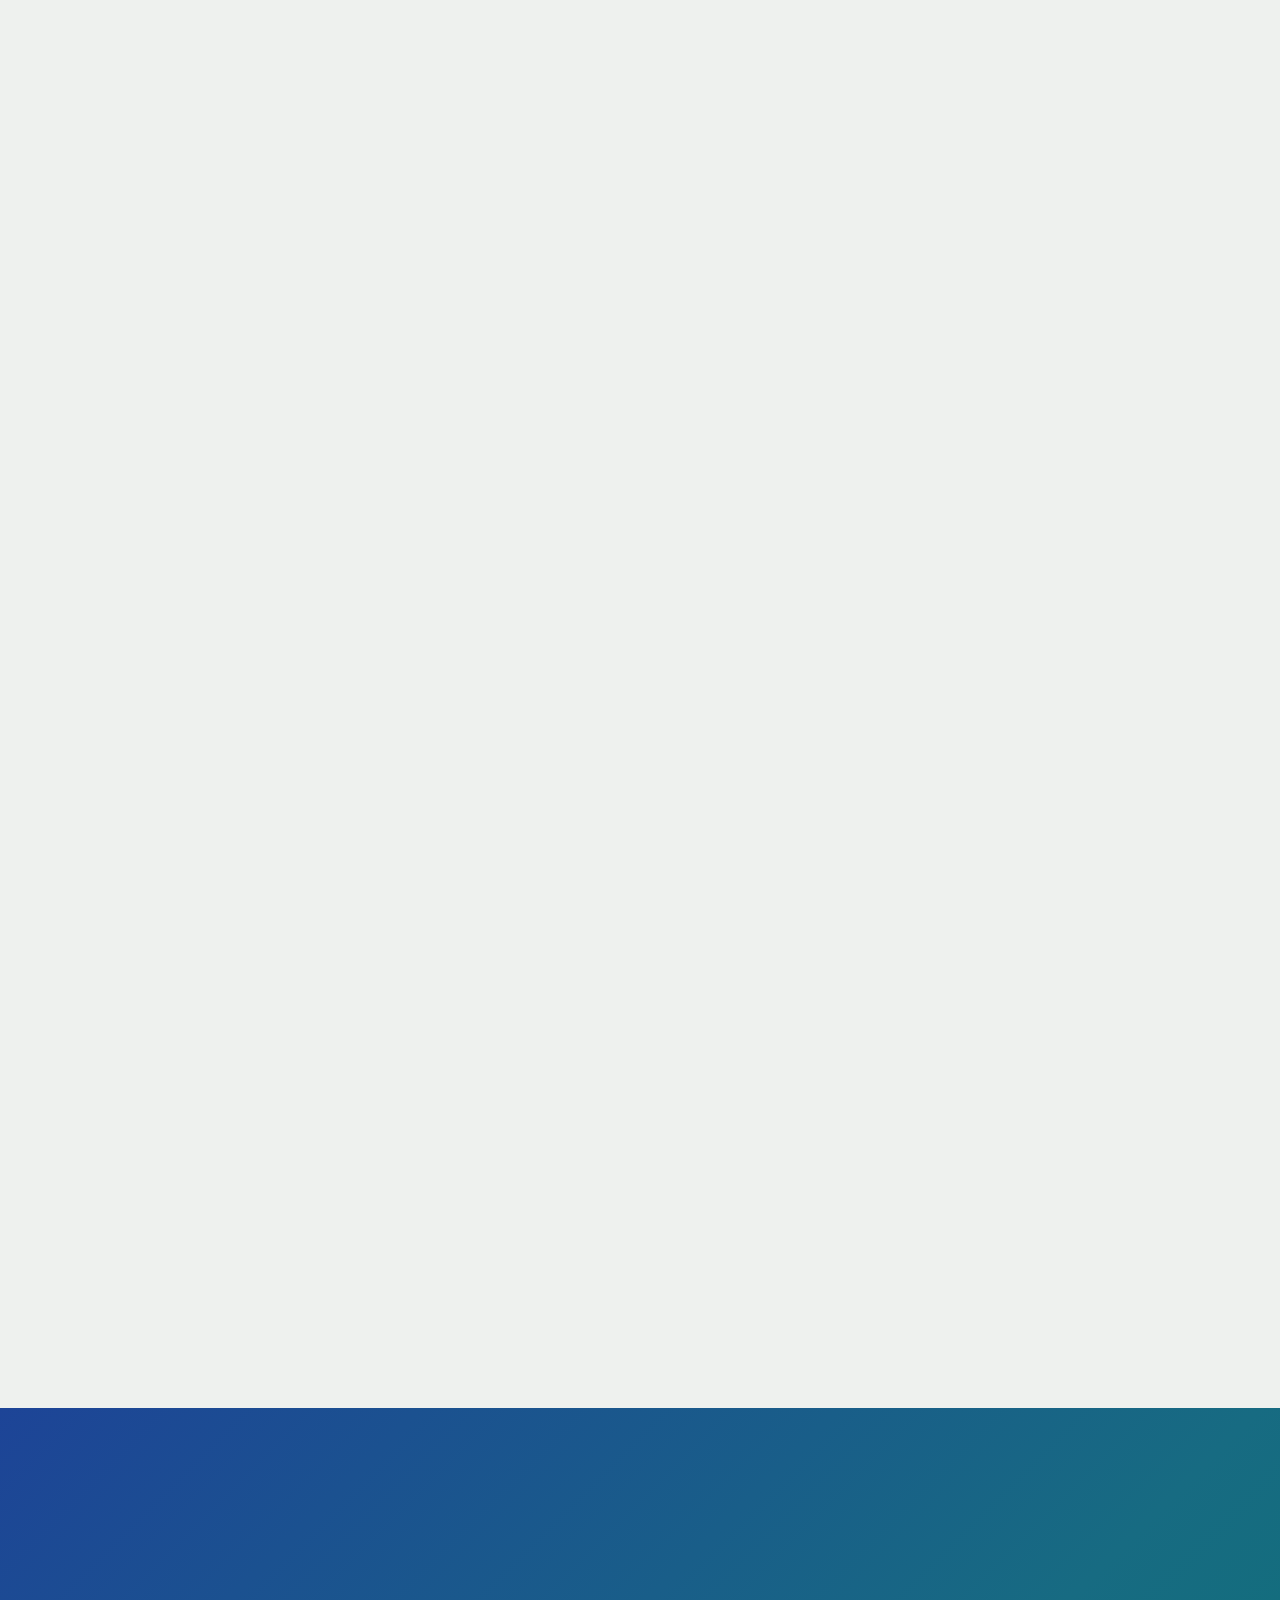
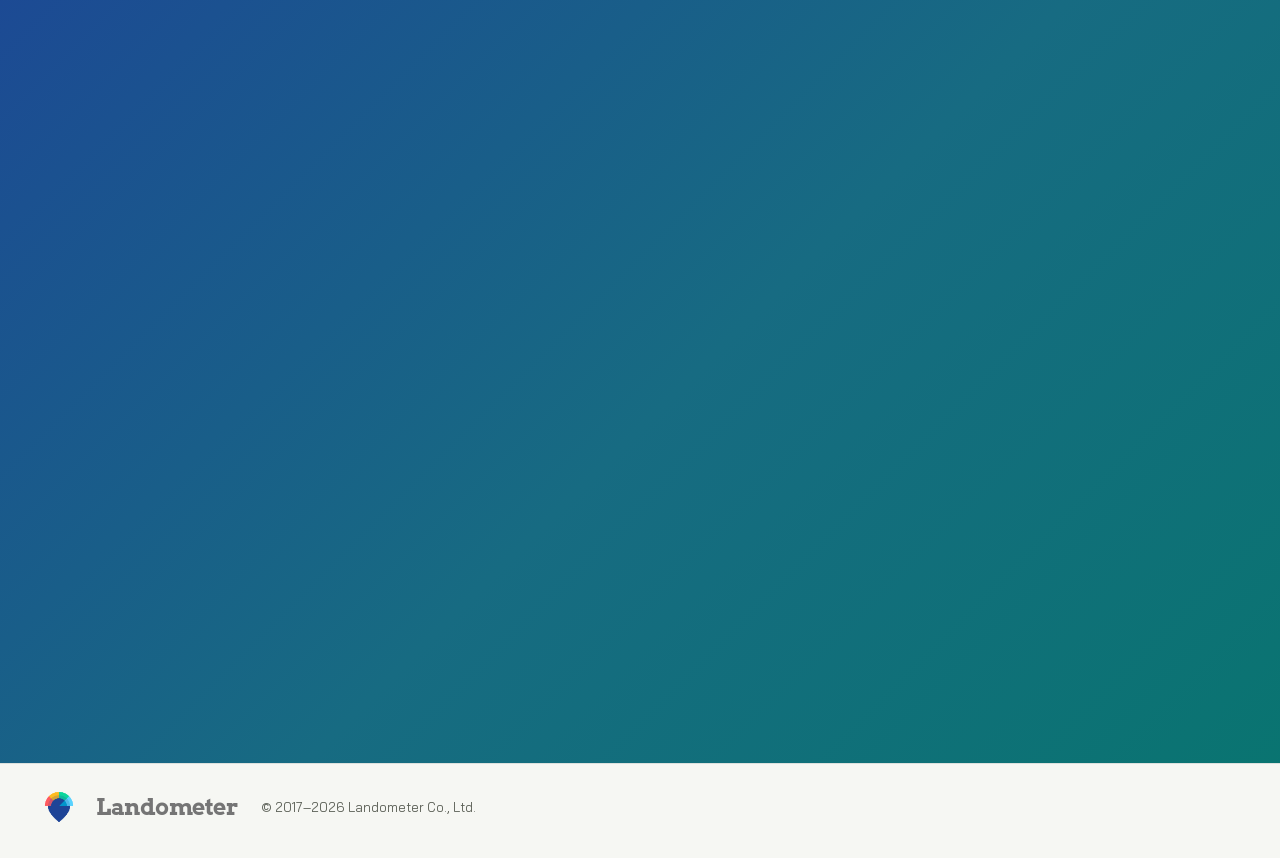
<file: Landometer-Home-EN.dc.html>
<!doctype html>
<html lang="en" data-ds="landometer" data-ds-version="0.9.0" data-build-card-version="0.9.0" data-manifest-version="2.1" data-token-schema-version="6" data-ds-profile="brand.public" data-delivery-mode="static-initial-html" data-evidence-status="source_limited" data-visibility="public" data-indexable="true" data-theme="light" data-theme-preference="system" data-motif-library-version="1.2.1">
<head>
<meta charset="utf-8">
<meta name="viewport" content="width=device-width, initial-scale=1">
<script>
(function () {
  var K = "lds-theme", t = null, root = document.documentElement;
  try { t = localStorage.getItem(K); } catch (e) {}
  var mode = (t === "light" || t === "dark") ? t : "system";
  var mq = window.matchMedia ? window.matchMedia("(prefers-color-scheme: dark)") : null;
  function resolve(m) { return (m === "dark" || (m === "system" && mq && mq.matches)) ? "dark" : "light"; }
  root.setAttribute("data-theme", resolve(mode));
  root.setAttribute("data-theme-preference", mode);
  if (mq && mq.addEventListener) { mq.addEventListener("change", function () {
    if (root.getAttribute("data-theme-preference") === "system") root.setAttribute("data-theme", resolve("system"));
  }); }
})();
</script>
<title>City Data and Location Intelligence — Landometer</title>
<meta name="description" content="Landometer turns city data into clear pictures and actionable decisions. Explore CityMETER, CityChat, ijji, CityWiki, land and property tools, and services for organisation-specific questions.">
<meta name="robots" content="index,follow,max-image-preview:large">
<meta name="landometer:ds-version" content="0.9.0">
<meta name="landometer:color-set" content="color-srgb-05">
<meta name="landometer:artifact-build" content="ui-20260909-02">
<meta name="landometer:release-receipt" content="rebuild02-ui-20260909-02">
<meta name="landometer:motif-release" content="1.2.1">
<meta name="landometer:social-preview-revision" content="share-20260909-01-cb8b44fd">
<meta name="citychat:animated-identity" content="product-card-owner-approved-20260908; observed-byte-exception">
<meta name="theme-color" media="(prefers-color-scheme: light)" content="#F6F7F3">
<meta name="theme-color" media="(prefers-color-scheme: dark)" content="#11191D">
<link rel="icon" type="image/png" href="assets/identity/landometer-symbol-color-rebuild02-r6.png">
<link rel="canonical" href="https://montri-th.github.io/rebuild02/Landometer-Home-EN.dc.html">
<link rel="alternate" hreflang="th" href="https://montri-th.github.io/rebuild02/Landometer-Home-TH.dc.html">
<link rel="alternate" hreflang="en" href="https://montri-th.github.io/rebuild02/Landometer-Home-EN.dc.html">
<link rel="alternate" hreflang="x-default" href="https://montri-th.github.io/rebuild02/Landometer-Home-TH.dc.html">
<meta property="og:type" content="website">
<meta property="og:site_name" content="Landometer">
<meta property="og:title" content="City Data and Location Intelligence — Landometer">
<meta property="og:description" content="Explore Landometer products and services for decisions about land, location, and urban life.">
<meta property="og:url" content="https://montri-th.github.io/rebuild02/Landometer-Home-EN.dc.html">
<meta property="og:updated_time" content="2026-09-09">
<meta property="og:locale" content="en_US">
<meta property="og:locale:alternate" content="th_TH">
<meta property="og:image" content="https://montri-th.github.io/rebuild02/assets/social/landometer-rebuild02-social-logo-cb8b44fd-1200x630.jpg">
<meta property="og:image:secure_url" content="https://montri-th.github.io/rebuild02/assets/social/landometer-rebuild02-social-logo-cb8b44fd-1200x630.jpg">
<meta property="og:image:type" content="image/jpeg">
<meta property="og:image:width" content="1200">
<meta property="og:image:height" content="630">
<meta property="og:image:alt" content="Large full-colour Landometer logo over the Bangkok skyline and Lumphini Park">
<meta name="twitter:card" content="summary_large_image">
<meta name="twitter:title" content="City Data and Location Intelligence — Landometer">
<meta name="twitter:description" content="Explore Landometer products and services for decisions about land, location, and urban life.">
<meta name="twitter:image" content="https://montri-th.github.io/rebuild02/assets/social/landometer-rebuild02-social-logo-cb8b44fd-1200x630.jpg">
<meta name="twitter:image:alt" content="Large full-colour Landometer logo over the Bangkok skyline and Lumphini Park">
<link rel="sitemap" type="application/xml" href="sitemap.xml">
<script type="application/ld+json">
{
  "@context": "https://schema.org",
  "@graph": [
    {
      "@type": "Organization",
      "@id": "https://landometer.com/#organization",
      "name": "Landometer",
      "legalName": "Landometer Co., Ltd.",
      "url": "https://landometer.com/",
      "logo": {
        "@type": "ImageObject",
        "url": "https://montri-th.github.io/rebuild02/assets/identity/landometer-symbol-color-rebuild02-r6.png",
        "width": 1601,
        "height": 1601
      },
      "email": "hello@landometer.com",
      "address": {
        "@type": "PostalAddress",
        "streetAddress": "23/34-35 Room 4C-4D, 4th Floor, The Quarter Bangkok Tower, Tri Mit Road",
        "addressLocality": "Samphanthawong, Bangkok",
        "postalCode": "10100",
        "addressCountry": "TH"
      },
      "contactPoint": {
        "@type": "ContactPoint",
        "contactType": "general inquiries",
        "email": "hello@landometer.com",
        "availableLanguage": ["th", "en"],
        "url": "https://montri-th.github.io/rebuild02/Landometer-Home-EN.dc.html#contact"
      },
      "sameAs": [
        "https://www.facebook.com/landometer",
        "https://www.instagram.com/landometer",
        "https://www.tiktok.com/@landometer82",
        "https://www.linkedin.com/company/landometer",
        "https://x.com/landometer"
      ]
    },
    {
      "@type": "WebSite",
      "@id": "https://montri-th.github.io/rebuild02/#website",
      "url": "https://montri-th.github.io/rebuild02/",
      "name": "Landometer",
      "inLanguage": ["th", "en"],
      "publisher": {"@id": "https://landometer.com/#organization"}
    },
    {
      "@type": "WebPage",
      "@id": "https://montri-th.github.io/rebuild02/Landometer-Home-EN.dc.html#webpage",
      "url": "https://montri-th.github.io/rebuild02/Landometer-Home-EN.dc.html",
      "name": "City Data and Location Intelligence — Landometer",
      "description": "Landometer turns city data into clear pictures and actionable decisions. Explore CityMETER, CityChat, ijji, CityWiki, land and property tools, and services for organisation-specific questions.",
      "isPartOf": {"@id": "https://montri-th.github.io/rebuild02/#website"},
      "about": {"@id": "https://landometer.com/#organization"},
      "hasPart": {"@id": "https://montri-th.github.io/rebuild02/Landometer-Home-EN.dc.html#products-services"},
      "primaryImageOfPage": {
        "@type": "ImageObject",
        "url": "https://montri-th.github.io/rebuild02/assets/social/landometer-rebuild02-social-logo-cb8b44fd-1200x630.jpg",
        "width": 1200,
        "height": 630
      },
      "dateModified": "2026-09-09",
      "inLanguage": "en"
    },
    {
      "@type": "ItemList",
      "@id": "https://montri-th.github.io/rebuild02/Landometer-Home-EN.dc.html#products-services",
      "name": "Landometer products and services",
      "itemListElement": [
        {"@type": "ListItem", "position": 1, "name": "CityMETER", "url": "https://montri-th.github.io/rebuild02/Landometer-Home-EN.dc.html#product-citymeter", "description": "Explore and compare multiple dimensions of place data in one map"},
        {"@type": "ListItem", "position": 2, "name": "CityChat", "url": "https://montri-th.github.io/rebuild02/Landometer-Home-EN.dc.html#product-citychat", "description": "Connect place context, resident communication and a clear next step for a local-government team"},
        {"@type": "ListItem", "position": 3, "name": "ijji", "url": "https://montri-th.github.io/rebuild02/Landometer-Home-EN.dc.html#product-ijji", "description": "Help restaurant and café operators diagnose a question, choose a mission, act and record the outcome"},
        {"@type": "ListItem", "position": 4, "name": "CityWiki", "url": "https://montri-th.github.io/rebuild02/Landometer-Home-EN.dc.html#product-citywiki", "description": "Turn place knowledge into public pages that are readable, shareable and easy to find"},
        {"@type": "ListItem", "position": 5, "name": "Land and property tools", "url": "https://montri-th.github.io/rebuild02/Landometer-Home-EN.dc.html#product-land-tools", "description": "Specialist workflows for property information, planning, tax, listings, lending and portfolios"},
        {"@type": "ListItem", "position": 6, "name": "Projects and partnerships", "url": "https://montri-th.github.io/rebuild02/Landometer-Home-EN.dc.html#service-projects", "description": "Combine data, methods and tools around an organisation-specific question"}
      ]
    }
  ]
}
</script>
<link rel="preload" as="image" href="assets/photos/hero-lumpini-640.avif" imagesrcset="assets/photos/hero-lumpini-480.avif 480w, assets/photos/hero-lumpini-640.avif 640w, assets/photos/hero-lumpini-768.avif 768w, assets/photos/hero-lumpini-1280.avif 1280w" imagesizes="(min-width:701px) 49vw, 100vw" type="image/avif">
<link rel="preload" as="font" href="assets/fonts/material-symbols-rounded-rebuild02-r10.ttf" type="font/ttf" crossorigin>
<link rel="stylesheet" href="_ds/landometer-design-system-514efc4b-e202-4d55-846b-96c15056a8cc/styles.css">
<link rel="stylesheet" href="assets/motifs/landometer/landometer-motifs.css?v=1.2.1">
<link rel="stylesheet" href="site.css?v=ui-20260909-02">
<script defer src="assets/motifs/landometer/landometer-motifs.js?v=1.2.1"></script>
<script defer src="assets/motifs/ijji/logo-sting/ijji-logo-sting.js?v=1.2.1"></script>
<script defer src="site.js?v=ui-20260909-02"></script>
</head>
<body>
<svg class="svg-sprite" xmlns="http://www.w3.org/2000/svg" aria-hidden="true" focusable="false">
  <symbol id="social-facebook" viewBox="0 0 24 24"><circle cx="12" cy="12" r="9"/><path d="M13.5 21v-7h2.7l.4-3h-3.1V9.3c0-.9.3-1.5 1.6-1.5h1.7V5.2c-.5-.1-1.2-.2-2.1-.2-2.7 0-4.3 1.7-4.3 4.6V11H8.2v3h2.2v7"/></symbol>
  <symbol id="social-instagram" viewBox="0 0 24 24"><rect x="3" y="3" width="18" height="18" rx="5"/><circle cx="12" cy="12" r="4"/><circle cx="17.4" cy="6.6" r=".8"/></symbol>
  <symbol id="social-tiktok" viewBox="0 0 24 24"><path d="M14 4v10.2a4.1 4.1 0 1 1-3.2-4"/><path d="M14 4c.6 2.1 2.1 3.5 4 4.2"/></symbol>
  <symbol id="social-linkedin" viewBox="0 0 24 24"><rect x="3" y="3" width="18" height="18" rx="4"/><circle cx="8" cy="8.4" r=".8"/><path d="M8 11.5V17M11.5 17v-5.5M11.5 13.4c.8-1.8 4.5-2.5 4.5.9V17"/></symbol>
  <symbol id="social-x" viewBox="0 0 24 24"><path d="M5 4l14 16M19 4 5 20"/></symbol>
</svg>
<div data-lds="0.9.0-r7" data-kit="lds-kit-0.9.0-r4" data-build="ui-20260909-02" data-machine-validation="pending" data-motif-overlay="1.2.1" data-citychat-identity-overlay="product-card-owner-approved-20260908" style="min-height:100vh; background:var(--surface-canvas); color:var(--text-primary)">
  <a class="skip-link" href="#main">Skip to main content</a>

  <header class="site-header" data-screen-label="Header">
    <div class="site-header__inner">
      <div class="site-header__row">
        <a class="brand" href="#top" aria-label="Landometer — home">
          <img class="brand__symbol" src="assets/identity/landometer-symbol-color-rebuild02-r6.png" width="1601" height="1601" alt="">
          <span class="brand__wordmark">Landometer</span>
        </a>
        <nav class="header-nav" aria-label="Landometer products">
          <span class="header-main-links">
            <a class="header-link" href="https://montri-th.github.io/CityMETER/">CityMETER</a>
            <a class="header-link" href="https://landometer.com/v3/citywiki">CityWiki</a>
          </span>
          <span class="nav-cta nav-cta--header">
            <a class="btn pressable header-cta" href="https://landometer.com/auth">Sign in</a>
            <span class="nav-cta__sweep" aria-hidden="true">Sign in</span>
          </span>
          <button class="menu-toggle pressable js-only" type="button" data-menu-open aria-haspopup="dialog" aria-expanded="false" aria-controls="site-menu" aria-label="Open menu" title="Open menu">
            <span class="icon-symbol menu-toggle__icon" aria-hidden="true" data-menu-icon>menu</span>
          </button>
        </nav>
      </div>
    </div>
    <span class="site-header__wake-zone" data-calm-wake aria-hidden="true"></span>
  </header>

  <noscript>
    <nav class="noscript-nav" aria-label="Main menu">
      <a href="#pillars">How we see the city</a><a href="#products">Products and services</a><a href="#showcases">CityMETER</a><a href="#citywiki">CityWiki</a><a href="#landom">Landom</a><a href="#contact">Contact</a><a href="Landometer-Home-TH.dc.html">ไทย</a>
    </nav>
  </noscript>

  <nav class="bookmark-rail js-only" aria-label="On this page">
    <a href="#products" data-scrollspy-link="products" data-label="Products and services" aria-label="Products and services" title="Products and services"><span class="icon-symbol" aria-hidden="true">widgets</span></a>
    <a href="#showcases" data-scrollspy-link="showcases" data-label="Showcases" aria-label="Showcases" title="Showcases"><span class="icon-symbol" aria-hidden="true">monitoring</span></a>
    <a href="#news" data-scrollspy-link="news" data-label="Stories" aria-label="Stories" title="Stories"><span class="icon-symbol" aria-hidden="true">newspaper</span></a>
    <a href="#contact" data-scrollspy-link="contact" data-label="Contact" aria-label="Contact" title="Contact"><span class="icon-symbol" aria-hidden="true">mail</span></a>
  </nav>

  <div data-menu-shell hidden>
    <button class="site-menu-backdrop" type="button" data-menu-close tabindex="-1" aria-hidden="true"></button>
    <div class="site-menu-panel" role="dialog" aria-label="Menu" id="site-menu" tabindex="-1">
      <div class="site-menu__group site-menu__mobile-only">
        <p class="site-menu__label">On this page</p>
        <nav class="site-menu__links" aria-label="Sections on this page">
          <a data-menu-close href="#products"><span><span class="icon-symbol" aria-hidden="true">widgets</span>Products and services</span></a>
          <a data-menu-close href="#showcases"><span><span class="icon-symbol" aria-hidden="true">monitoring</span>Showcases</span></a>
          <a data-menu-close href="#news"><span><span class="icon-symbol" aria-hidden="true">newspaper</span>Stories</span></a>
          <a data-menu-close href="#contact"><span><span class="icon-symbol" aria-hidden="true">mail</span>Contact</span></a>
        </nav>
      </div>
      <span class="nav-cta nav-cta--mobile">
        <a class="btn pressable site-menu__mobile-cta" href="https://landometer.com/auth">Sign in</a>
        <span class="nav-cta__sweep" aria-hidden="true">Sign in</span>
      </span>
      <div class="site-menu__utilities" aria-label="Display and language">
        <button class="utility-circle pressable js-only" type="button" data-motion-toggle title="Pause motion" aria-label="Pause motion"><span class="motion-toggle-icon" aria-hidden="true"><svg class="motion-toggle-icon__pause" viewBox="0 0 24 24" focusable="false"><path d="M8 6v12M16 6v12"/></svg><svg class="motion-toggle-icon__play" viewBox="0 0 24 24" focusable="false"><path d="m9 6 9 6-9 6Z"/></svg></span><span class="visually-hidden" data-motion-toggle-label>Pause motion</span></button>
        <button class="utility-circle pressable" type="button" data-theme-cycle title="Switch to dark theme"><span class="icon-symbol" data-theme-cycle-icon aria-hidden="true">dark_mode</span><span class="visually-hidden" data-theme-cycle-label>Switch to dark theme</span></button>
        <a class="utility-circle utility-locale locale-control pressable" data-locale-link href="Landometer-Home-TH.dc.html" lang="th" aria-label="เปลี่ยนเป็นภาษาไทย" title="เปลี่ยนเป็นภาษาไทย"><span aria-hidden="true">TH</span></a>
      </div>
      <div class="site-menu__group">
        <p class="site-menu__label site-menu__label--ecosystem">Landometer ecosystem</p>
        <nav class="site-menu__links site-menu__ecosystem" aria-label="Landometer ecosystem">
          <a href="#top" data-menu-close aria-current="page"><span><strong>Landometer <small class="ecosystem-current">· You are here</small></strong><small>Home · Products and services</small></span></a>
          <a href="https://montri-th.github.io/CityMETER/"><span><strong>CityMETER</strong><small>38 city-data views</small></span></a>
          <a href="https://landometer.com/v3/citywiki"><span><strong>CityWiki</strong><small>45 neighbourhood guides</small></span></a>
          <a href="https://montri-th.github.io/Landom/"><span><strong>Landom</strong><small>People building Landometer</small></span></a>
        </nav>
      </div>
      <a class="site-menu__all-products" href="https://landometer.com/">Open landometer.com — all products</a>
    </div>
  </div>

  <main id="main">
    <section id="top" tabindex="-1" class="hero scene-atmosphere scene-atmosphere--measure" data-scene="measure" aria-label="Landometer — overview">
      <div class="hero__copy">
        <p class="eyebrow hero__eyebrow">City Data + AI ecosystem from Thailand</p>
        <h1>Visualize City, Shape Tomorrow.</h1>
        <p class="hero-subheadline"><span class="hero-copy-line">See the city clearly</span><span class="hero-copy-line">Shape a more liveable tomorrow for everyone</span></p>
        <p class="hero__description">Landometer turns scattered city data into clear pictures, actionable insight, and tools for decisions about land, location, and urban life.</p>
        <p style="margin:0"><a class="hero__link" href="#products"><span class="hero__link-label">See how we can help</span><span class="icon-symbol" aria-hidden="true">arrow_downward</span></a></p>
      </div>
      <figure class="hero__media">
        <picture>
          <source type="image/avif" srcset="assets/photos/hero-lumpini-480.avif 480w, assets/photos/hero-lumpini-640.avif 640w, assets/photos/hero-lumpini-768.avif 768w, assets/photos/hero-lumpini-1280.avif 1280w, assets/photos/hero-lumpini-1600.avif 1600w" sizes="(min-width:701px) 49vw, 100vw">
          <source type="image/webp" srcset="assets/photos/hero-lumpini-480.webp 480w, assets/photos/hero-lumpini-640.webp 640w, assets/photos/hero-lumpini-768.webp 768w, assets/photos/hero-lumpini-1280.webp 1280w, assets/photos/hero-lumpini-1600.webp 1600w" sizes="(min-width:701px) 49vw, 100vw">
          <img src="assets/photos/hero-lumpini-768.webp" width="4000" height="6000" fetchpriority="high" decoding="async" alt="Bangkok around Lumphini Park, with towers, trees, and the lake at the heart of the city">
        </picture>
        <div class="hero__sky-logo section-motif" aria-hidden="true" data-motif-asset-id="landometer.logo.full" data-motif-job="animated_brand_opening"><lm-motif kind="logo" ink="blue" autoplay="false"><img src="assets/motifs/landometer/svg/logo-full.svg" width="600" height="300" alt=""></lm-motif></div>
      </figure>
    </section>

    <section class="proof-band lazy-section" aria-labelledby="proof-title">
      <div class="container container--wide">
        <h2 id="proof-title" class="visually-hidden">Work you can explore</h2>
        <div class="proof-grid" data-reveal-group>
          <a class="proof-card pressable" data-reveal data-reveal-index="0" href="#showcases">
            <span class="proof-card__value">38</span><span><span class="proof-card__label">CityMETER data views</span><time datetime="2026-08-14">14 Aug 2026</time></span>
          </a>
          <a class="proof-card pressable" data-reveal data-reveal-index="1" href="#citywiki">
            <span class="proof-card__value">45</span><span><span class="proof-card__label">CityWiki area guides</span><time datetime="2026-08-25">25 Aug 2026</time></span>
          </a>
          <a class="proof-card pressable" data-reveal data-reveal-index="2" href="#landom">
            <span class="proof-card__value">51</span><span><span class="proof-card__label">Landom people</span><time datetime="2026-08-23">23 Aug 2026</time></span>
          </a>
          <a class="proof-card pressable" data-reveal data-reveal-index="3" href="https://montri-th.github.io/Landom/">
            <span class="proof-card__value">120</span><span><span class="proof-card__label">Pieces of team work</span><time datetime="2026-08-23">23 Aug 2026</time></span>
          </a>
        </div>
        <div class="section-motif section-motif--proof section-motif--trail" aria-hidden="true" data-motif-asset-id="landometer.layers.full" data-motif-job="portfolio_divider"><lm-motif kind="layers" ink="blue" autoplay="false"><img src="assets/motifs/landometer/svg/layers-full.svg" width="600" height="300" loading="lazy" decoding="async" alt=""></lm-motif></div>
      </div>
    </section>

    <template id="legacy-system-figures-en" data-figure-gate="all-four-values-and-shared-date">
      <span data-figure-id="fig-service-users"></span>
      <span data-figure-id="fig-title-deeds"></span>
      <span data-figure-id="fig-land-area"></span>
      <span data-figure-id="fig-land-value"></span>
    </template>

    <section id="pillars" tabindex="-1" class="lazy-section" aria-label="Land · Location · Living">
      <div class="pillar pillar--land" data-reveal-group>
        <div class="pillar__copy pillar__copy--left" data-reveal data-reveal-index="0">
          <p class="eyebrow icon-line"><span class="icon-symbol" aria-hidden="true">square_foot</span><span>LAND</span></p>
          <h2>See the potential of land and what is built on it</h2>
          <p>Bring portfolios, parcels, buildings, and infrastructure into one view so decisions can begin with what is actually there.</p>
        </div>
        <figure class="media-figure" data-reveal data-reveal-index="1">
          <picture>
            <source type="image/avif" srcset="assets/screens/citymeter-buildings-rebuild02-r5-640.avif 640w, assets/screens/citymeter-buildings-rebuild02-r5-1200.avif 1200w, assets/screens/citymeter-buildings-rebuild02-r5-1800.avif 1800w" sizes="(min-width:701px) 50vw, 100vw">
            <source type="image/webp" srcset="assets/screens/citymeter-buildings-rebuild02-r5-640.webp 640w, assets/screens/citymeter-buildings-rebuild02-r5-1200.webp 1200w, assets/screens/citymeter-buildings-rebuild02-r5-1800.webp 1800w" sizes="(min-width:701px) 50vw, 100vw">
            <img src="assets/screens/citymeter-buildings-rebuild02-r5-1200.webp" width="1800" height="1211" loading="lazy" decoding="async" data-lazy-media alt="Three-dimensional CityMETER view of buildings and usable floor area with a selected building and its details">
          </picture>
          <figcaption class="media-caption">Buildings and usable floor area · Bangkok</figcaption>
        </figure>
      </div>
      <div class="pillar pillar--location scene-atmosphere scene-atmosphere--cultivate" data-scene="cultivate" data-reveal-group>
        <figure class="media-figure" data-reveal data-reveal-index="0">
          <picture>
            <source type="image/webp" srcset="assets/photos/location-yaowarat-night-rebuild02-r7-720.webp 720w, assets/photos/location-yaowarat-night-rebuild02-r7-1200.webp 1200w, assets/photos/location-yaowarat-night-rebuild02-r7-1920.webp 1920w" sizes="(min-width:701px) 50vw, 100vw">
            <img src="assets/photos/location-yaowarat-night-rebuild02-r7-1200.webp" width="1200" height="800" loading="lazy" decoding="async" data-lazy-media alt="Yaowarat Road at night, crowded with people, shops, neon signs, taxis and traffic">
          </picture>
          <figcaption class="media-caption">People, activity and access · Yaowarat, Bangkok</figcaption>
        </figure>
        <div class="pillar__copy pillar__copy--right" data-reveal data-reveal-index="1">
          <p class="eyebrow icon-line"><span class="icon-symbol" aria-hidden="true">map</span><span>LOCATION</span></p>
          <h2>Understand the power of place and access</h2>
          <p>Connect business, movement, people, and risk to real locations to reveal both the opportunity and the context around it.</p>
        </div>
      </div>
      <div class="pillar pillar--living" data-reveal-group>
        <div class="pillar__copy pillar__copy--left" data-reveal data-reveal-index="0">
          <p class="eyebrow icon-line"><span class="icon-symbol" aria-hidden="true">groups</span><span>LIVING</span></p>
          <h2>See the city through the lives of its people</h2>
          <p>Data gains meaning when it connects back to people, services, wellbeing, and the everyday experience of using a city.</p>
        </div>
        <figure class="media-figure" data-reveal data-reveal-index="1">
          <div class="media-canvas">
            <video class="living-video" muted playsinline loop autoplay preload="none" poster="assets/media/living-poster-rebuild02-r2-720.webp" width="720" height="1280" data-autoplay-video data-src="assets/media/living-city-rebuild02-r3-vary-speed.mp4" aria-label="People sharing everyday life and the atmosphere of Bangkok"></video>
          </div>
          <figcaption class="media-caption">City life · Bangkok</figcaption>
        </figure>
      </div>
      <div class="pillar-resolution">
        <div class="container container--reading" data-reveal-group>
          <div class="section-motif section-motif--stage section-motif--resolution" aria-hidden="true" data-motif-asset-id="landometer.rings.full" data-motif-job="section_orientation"><lm-motif kind="rings" ink="blue" autoplay="false"><img src="assets/motifs/landometer/svg/rings-full.svg" width="600" height="300" loading="lazy" decoding="async" alt=""></lm-motif></div>
          <h2 data-reveal>The three together become Local Decisions — decisions grounded in a real place and ready to move into action.</h2>
        </div>
      </div>
    </section>

    <section id="location-intelligence" tabindex="-1" class="section-shell lazy-section location-intelligence" aria-labelledby="location-intelligence-title">
      <div class="container container--wide">
        <div class="section-intro" data-reveal-group>
          <div class="section-motif" aria-hidden="true" data-motif-asset-id="landometer.dial.full" data-motif-job="orientation"><lm-motif kind="dial" ink="blue" autoplay="false"><img src="assets/motifs/landometer/svg/dial-full.svg" width="600" height="300" loading="lazy" decoding="async" alt=""></lm-motif></div>
          <p class="eyebrow" data-reveal>Location intelligence · Questions that move work forward</p>
          <h2 id="location-intelligence-title" class="section-title" data-reveal data-reveal-index="1">Read the competitive landscape of each area before deciding where to grow</h2>
          <p class="section-lede" data-reveal data-reveal-index="2">Location data helps a team see one market as a shared picture — where competition is concentrated, where space may remain, and which local conditions may shape each branch differently.</p>
        </div>
        <p id="location-carousel-help" class="visually-hidden">Cards advance automatically and pause while you hover, touch, drag, or focus. Use the left and right arrow keys to browse manually; cards continue in a loop at either end.</p>
        <div class="location-question-grid" tabindex="0" role="region" aria-roledescription="carousel" aria-label="Location Intelligence questions" aria-describedby="location-carousel-help" aria-live="off" data-loop-rail="location" data-auto-scroll="true" data-auto-delay="5800" data-reveal-group>
          <article class="location-question" style="--media-x:50%; --media-y:50%" data-reveal data-reveal-index="0">
            <figure class="location-question__media">
              <picture><source type="image/webp" srcset="assets/photos/location-competitive-catchment-rebuild02-r7-720.webp 720w, assets/photos/location-competitive-catchment-rebuild02-r7-1200.webp 1200w" sizes="(min-width:1081px) 33vw, (min-width:701px) 50vw, 100vw"><img src="assets/photos/location-competitive-catchment-rebuild02-r7-720.webp" width="1200" height="966" loading="lazy" decoding="async" data-lazy-media alt="Several commercial buildings and business signs within the same area"></picture>
            </figure>
            <div class="location-question__body">
              <span class="icon-symbol" aria-hidden="true">radar</span>
              <h3>Competitive landscape within a catchment area</h3>
              <p>Bring players, demand, activity, and access into the same area frame to see where competition clusters and which context deserves a closer look.</p>
              <a class="btn pressable location-question__cta" href="#contact" data-contact-topic="Using data to understand a place">Map competition</a>
            </div>
          </article>
          <article class="location-question" style="--media-x:52%; --media-y:46%" data-reveal data-reveal-index="1">
            <figure class="location-question__media">
              <picture><source type="image/webp" srcset="assets/photos/location-proof-demand-rebuild02-r7-720.webp 720w, assets/photos/location-proof-demand-rebuild02-r7-1200.webp 1200w" sizes="(min-width:1081px) 33vw, (min-width:701px) 50vw, 100vw"><img src="assets/photos/location-proof-demand-rebuild02-r7-720.webp" width="1200" height="800" loading="lazy" decoding="async" data-lazy-media alt="Two women looking at clothing together inside a shop"></picture>
            </figure>
            <div class="location-question__body">
              <span class="icon-symbol" aria-hidden="true">visibility</span>
              <h3>Proof of demand</h3>
              <p>Estimate how many people move through or use an area, then use city-data signals to distinguish likely spending patterns across groups—showing where demand may be present, who it may come from, and what deserves field validation.</p>
              <a class="btn pressable location-question__cta" href="#contact" data-contact-topic="Using data to understand a place">Test local demand</a>
            </div>
          </article>
          <article class="location-question" style="--media-x:50%; --media-y:52%" data-reveal data-reveal-index="2">
            <figure class="location-question__media">
              <picture><source type="image/webp" srcset="assets/photos/location-white-space-rebuild02-r7-720.webp 720w, assets/photos/location-white-space-rebuild02-r7-1200.webp 1200w" sizes="(min-width:1081px) 33vw, (min-width:701px) 50vw, 100vw"><img src="assets/photos/location-white-space-rebuild02-r7-720.webp" width="1200" height="800" loading="lazy" decoding="async" data-lazy-media alt="Colourful market tents extending across a large trading area"></picture>
            </figure>
            <div class="location-question__body">
              <span class="icon-symbol" aria-hidden="true">location_searching</span>
              <h3>White space and site selection</h3>
              <p>Find candidate areas worth testing, then compare opportunity, constraints, and fit with the brief before going into the field.</p>
              <a class="btn pressable location-question__cta" href="#contact" data-contact-topic="Using data to understand a place">Find white space</a>
            </div>
          </article>
          <article class="location-question" style="--media-x:54%; --media-y:50%" data-reveal data-reveal-index="3">
            <figure class="location-question__media">
              <img src="assets/screens/citymeter-market-share-product-rebuild02-r8.png" width="2914" height="1962" loading="lazy" decoding="async" data-lazy-media alt="CityMETER view of Chonburi showing car-brand market share on a map with filters and charts">
            </figure>
            <div class="location-question__body">
              <span class="icon-symbol" aria-hidden="true">compare_arrows</span>
              <h3>Compare branch potential</h3>
              <p>Use the same definitions, time window, and area boundary to separate location effects from differences in operations.</p>
              <a class="btn pressable location-question__cta" href="#contact" data-contact-topic="Using data to understand a place">Compare branches</a>
            </div>
          </article>
          <article class="location-question" style="--media-x:50%; --media-y:50%" data-reveal data-reveal-index="4">
            <figure class="location-question__media">
              <img src="assets/screens/location-area-performance-rebuild02-r8.png" width="1418" height="1320" loading="lazy" decoding="async" data-lazy-media alt="CityMETER area view combining municipal boundaries, a map, and local income indicators">
            </figure>
            <div class="location-question__body">
              <span class="icon-symbol" aria-hidden="true">query_stats</span>
              <h3>Monitor performance by area</h3>
              <p>Connect an organisation’s own measures with location context to see which branches changed, where to ask next, and what to keep watching.</p>
              <a class="btn pressable location-question__cta" href="#contact" data-contact-topic="Using data to understand a place">Track area results</a>
            </div>
          </article>
          <article class="location-question" style="--media-x:50%; --media-y:42%" data-reveal data-reveal-index="5">
            <figure class="location-question__media">
              <picture><source type="image/webp" srcset="assets/photos/location-market-listening-rebuild02-r7-640.webp 640w, assets/photos/location-market-listening-rebuild02-r7-960.webp 960w" sizes="(min-width:1081px) 33vw, (min-width:701px) 50vw, 100vw"><img src="assets/photos/location-market-listening-rebuild02-r7-640.webp" width="960" height="1231" loading="lazy" decoding="async" data-lazy-media alt="Two older women talking in front of a neighbourhood shop"></picture>
            </figure>
            <div class="location-question__body">
              <span class="icon-symbol" aria-hidden="true">graphic_eq</span>
              <h3>Location-based Market Listening</h3>
              <p>Listen to market signals by place to understand how consumers perceive your brand and competitors whose service areas overlap, then turn those signals into questions that can be tested with evidence.</p>
              <a class="btn pressable location-question__cta" href="#contact" data-contact-topic="Using data to understand a place">Read market signals</a>
            </div>
          </article>
        </div>
        <div class="location-intelligence__close" data-reveal-group>
          <p data-reveal>Move from “what is happening where?” to “what should we examine next, and where should we act?”</p>
          <div class="location-intelligence__actions" data-reveal data-reveal-index="1">
            <a class="text-link external-text-link" href="https://landometer.com/v3/citymeter" target="_blank" rel="noopener noreferrer"><span class="text-link__label">Explore CityMETER views</span><span class="text-link__cue" aria-hidden="true">↗</span><span class="visually-hidden"> Opens in a new tab</span></a>
          </div>
        </div>
      </div>
    </section>

    <section id="products" tabindex="-1" class="section-shell lazy-section" aria-labelledby="products-title">
      <div class="container container--wide">
        <div class="section-intro" data-reveal-group>
          <div class="section-motif section-motif--stage" aria-hidden="true" data-motif-asset-id="landometer.layers.full" data-motif-job="layering"><lm-motif kind="layers" ink="blue" autoplay="false"><img src="assets/motifs/landometer/svg/layers-full.svg" width="600" height="300" loading="lazy" decoding="async" alt=""></lm-motif></div>
          <p class="eyebrow" data-reveal>PRODUCTS AND SERVICES</p>
          <h2 id="products-title" class="section-title" data-reveal data-reveal-index="1">Where should your place-based question begin?</h2>
          <p class="section-lede" data-reveal data-reveal-index="2">Choose the path closest to your work and tell us what you are trying to decide. If none is an exact match, the Landometer team will reply to help identify whether data, a product, or a tailored collaboration is the better next step.</p>
        </div>
        <div class="solutions-grid solutions-grid--products" data-reveal-group>
          <article id="product-citymeter" class="solution-card solution-card--featured" data-reveal data-reveal-index="0">
            <figure class="solution-card__media map-snapshot--thailand" style="--media-x:50%; --media-y:50%"><picture><source type="image/avif" srcset="assets/screens/business-dynamics-rebuild02-960.avif 960w, assets/screens/business-dynamics-rebuild02-1600.avif 1600w" sizes="(min-width:1081px) 50vw, (min-width:701px) 50vw, 100vw"><source type="image/webp" srcset="assets/screens/business-dynamics-rebuild02-960.webp 960w, assets/screens/business-dynamics-rebuild02-1600.webp 1600w" sizes="(min-width:1081px) 50vw, (min-width:701px) 50vw, 100vw"><img src="assets/screens/business-dynamics-rebuild02-960.webp" width="960" height="540" loading="lazy" decoding="async" data-lazy-media alt="CityMETER showing business dynamics on a map with an area summary"></picture></figure>
            <div class="solution-card__content">
              <div class="solution-card__brand solution-card__brand--landometer"><img class="solution-card__logo solution-card__logo--landometer" src="assets/identity/landometer-symbol-color-rebuild02-r6.png" width="1601" height="1601" loading="lazy" decoding="async" data-lazy-media alt=""><span class="solution-card__wordmark" lang="en">CityMETER</span></div>
              <h3 class="visually-hidden">CityMETER</h3>
              <p class="solution-card__fit"><strong>A fit when</strong> your decision depends on location, land, buildings, business activity, movement, people or risk—and your team needs to see those relationships in one map.</p>
              <p>Explore and compare multiple dimensions of place data so you can frame the next question and decide what to verify.</p>
              <div class="solution-card__actions"><a class="btn pressable" href="#contact" data-contact-topic="Interested in CityMETER">Talk about CityMETER</a><a class="text-link" href="#showcases"><span class="text-link__label">See CityMETER examples</span><span class="icon-symbol" aria-hidden="true">arrow_forward</span></a></div>
            </div>
          </article>
          <aside class="citymeter-showcase-peek" aria-labelledby="citymeter-showcase-peek-title-en">
            <div class="citymeter-showcase-peek__heading">
              <h3 id="citymeter-showcase-peek-title-en">CityMETER examples</h3>
              <a class="text-link" href="#showcases"><span class="text-link__label">See all showcases</span><span class="icon-symbol" aria-hidden="true">arrow_forward</span></a>
            </div>
            <div class="citymeter-showcase-peek__rail">
              <a class="citymeter-showcase-peek__item" href="https://landometer.com/v3/citymeter-3d/CBI/D/2001?d=deed" target="_blank" rel="noopener noreferrer"><img src="assets/screens/land-appraisal-rebuild02-r5-336.webp" width="336" height="252" loading="lazy" decoding="async" data-lazy-media alt="CityMETER land appraisal and title-deed view"><span>Land appraisal</span><span class="visually-hidden"> Opens in a new tab</span></a>
              <a class="citymeter-showcase-peek__item" href="https://landometer.com/v3/citymeter?d=population" target="_blank" rel="noopener noreferrer"><img src="assets/screens/population-age-sex-closeup-rebuild02-r4-336.webp" width="336" height="252" loading="lazy" decoding="async" data-lazy-media alt="CityMETER population structure chart by age and sex"><span>Population by age</span><span class="visually-hidden"> Opens in a new tab</span></a>
              <a class="citymeter-showcase-peek__item" href="https://landometer.com/v3/citymeter-3d/BKK/L/8b60964e-0c26-408e-95f6-e3f46fe37d46?d=building" target="_blank" rel="noopener noreferrer"><img src="assets/screens/buildings-rebuild02-r5-336.webp" width="336" height="252" loading="lazy" decoding="async" data-lazy-media alt="Three-dimensional CityMETER buildings and floor-area view"><span>Buildings and floor area</span><span class="visually-hidden"> Opens in a new tab</span></a>
            </div>
          </aside>
          <article id="product-citychat" class="solution-card solution-card--featured solution-card--citychat" data-reveal data-reveal-index="1">
            <figure class="solution-card__media" style="--media-x:49%; --media-y:45%"><picture><source type="image/webp" srcset="assets/photos/product-citychat-community-rebuild02-r7-720.webp 720w, assets/photos/product-citychat-community-rebuild02-r7-1200.webp 1200w" sizes="(min-width:1081px) 50vw, (min-width:701px) 50vw, 100vw"><img src="assets/photos/product-citychat-community-rebuild02-r7-720.webp" width="1200" height="799" loading="lazy" decoding="async" data-lazy-media alt="Four people reading and discussing information together"></picture></figure>
            <div class="solution-card__content">
              <div class="solution-card__brand solution-card__brand--citychat"><div class="citychat-logo-stage" aria-hidden="true"><img class="citychat-logo-stage__base" src="assets/motifs/citychat/logo/lockup-without-bubbles-light.png" width="494" height="106" loading="lazy" decoding="async" data-lazy-media alt=""><span class="citychat-logo-stage__bubbles" data-citychat-motif data-citychat-id="logo" data-citychat-rendition="light"><img src="assets/motifs/citychat/logo/logo-bubbles-proposal-light.svg" width="494" height="106" loading="lazy" decoding="async" alt=""></span></div></div>
              <h3 class="visually-hidden">CityChat</h3>
              <p class="solution-card__fit"><strong>A fit when</strong> your local-government team needs to see situations on a map, communicate with residents and begin improving city work with the people already in place.</p>
              <p>CityChat connects place context with communication and a clear next step for the team.</p>
              <div class="solution-card__actions"><a class="btn pressable" href="#contact" data-contact-topic="Interested in CityChat">Talk about CityChat</a></div>
            </div>
          </article>
          <article id="product-ijji" class="solution-card solution-card--standard" data-reveal data-reveal-index="2">
            <figure class="solution-card__media" style="--media-x:52%; --media-y:43%"><picture><source type="image/webp" srcset="assets/photos/product-ijji-vendor-rebuild02-r7-720.webp 720w, assets/photos/product-ijji-vendor-rebuild02-r7-1200.webp 1200w" sizes="(min-width:1081px) 33vw, (min-width:701px) 50vw, 100vw"><img src="assets/photos/product-ijji-vendor-rebuild02-r7-720.webp" width="1200" height="800" loading="lazy" decoding="async" data-lazy-media alt="A food-business operator smiling as she works behind the counter"></picture></figure>
            <div class="solution-card__content">
              <div class="solution-card__brand solution-card__brand--ijji"><div class="ijji-logo-stage" data-ijji-logo-sting data-ijji-assets="assets/motifs/ijji/logo-sting/layers/" aria-hidden="true"><img src="assets/motifs/ijji/logo-sting/layers/ijji-mark-still.png" width="849" height="840" loading="lazy" decoding="async" data-lazy-media alt=""></div></div>
              <h3 class="visually-hidden">ijji</h3>
              <p class="solution-card__fit"><strong>A fit when</strong> you run a restaurant or café and want to turn a day-to-day business problem into a practical mission.</p>
              <p>ijji helps diagnose the question, choose a mission, act and record the outcome.</p>
              <div class="solution-card__actions"><a class="btn pressable" href="#contact" data-contact-topic="Interested in ijji">Talk about ijji</a><a class="text-link external-text-link" href="https://ijji.landometer.com" target="_blank" rel="noopener noreferrer"><span class="text-link__label">Open ijji</span><span class="text-link__cue" aria-hidden="true">↗</span><span class="visually-hidden"> Opens in a new tab</span></a></div>
            </div>
          </article>
          <article id="product-citywiki" class="solution-card solution-card--standard" data-reveal data-reveal-index="3">
            <figure class="solution-card__media solution-card__media--citywiki solution-card__media--captioned" style="--media-x:50%; --media-y:34%"><img src="assets/screens/citywiki-wang-lang-product-rebuild02-r8.png" width="872" height="1390" loading="lazy" decoding="async" data-lazy-media alt="CityWiki Wang Lang page example with people at the riverside landing and a concise place introduction"><figcaption class="solution-card__media-note">CityWiki · Wang Lang · Photo: <a href="https://commons.wikimedia.org/wiki/File:Wang_Lang_Pier_Bangkok.jpg" target="_blank" rel="noopener noreferrer">David McKelvey</a> · <a href="https://creativecommons.org/licenses/by/2.0/" target="_blank" rel="noopener noreferrer">CC BY 2.0</a> · cropped in card</figcaption></figure>
            <div class="solution-card__content">
              <div class="solution-card__brand solution-card__brand--landometer"><img class="solution-card__logo solution-card__logo--landometer" src="assets/identity/landometer-symbol-color-rebuild02-r6.png" width="1601" height="1601" loading="lazy" decoding="async" data-lazy-media alt=""><span class="solution-card__wordmark" lang="en">CityWiki</span></div>
              <h3 class="visually-hidden">CityWiki</h3>
              <p class="solution-card__fit"><strong>A fit when</strong> you want people to discover and understand a neighbourhood through stories that connect data with local context.</p>
              <p>Turn place knowledge into public pages that are readable, shareable and easy to find.</p>
              <div class="solution-card__actions"><a class="btn pressable" href="#contact" data-contact-topic="Interested in CityWiki">Talk about CityWiki</a><a class="text-link" href="#citywiki"><span class="text-link__label">Meet CityWiki</span><span class="icon-symbol" aria-hidden="true">arrow_forward</span></a></div>
            </div>
          </article>
          <article id="product-land-tools" class="solution-card solution-card--standard" data-reveal data-reveal-index="4">
            <figure class="solution-card__media solution-card__media--captioned" style="--media-x:50%; --media-y:50%"><img src="assets/screens/property-tax-simulator-product-rebuild02-r8.png" width="1200" height="839" loading="lazy" decoding="async" data-lazy-media alt="Legacy Property Tax Simulator interface showing a map, property values and estimated-tax charts"><figcaption class="solution-card__media-note">Property Tax Simulator · legacy asset · retrieved 26 Aug 2026</figcaption></figure>
            <div class="solution-card__content">
              <div class="solution-card__brand solution-card__brand--landometer"><img class="solution-card__logo solution-card__logo--landometer" src="assets/identity/landometer-symbol-color-rebuild02-r6.png" width="1601" height="1601" loading="lazy" decoding="async" data-lazy-media alt=""><span class="solution-card__wordmark solution-card__wordmark--long" lang="en">Land and property tools</span></div>
              <h3 class="visually-hidden">Land and property tools</h3>
              <p class="solution-card__fit"><strong>A fit when</strong> you manage land, a property portfolio or assets and need specialist workflows for property information, planning, tax, listings or lending.</p>
              <p>Use focused tools to manage land, examine potential and continue the work around property and portfolios.</p>
              <div class="solution-card__actions"><a class="btn pressable" href="#contact" data-contact-topic="Interested in land and property tools">Talk about land tools</a><a class="text-link external-text-link" href="https://landometer.com/auth"><span class="text-link__label">Open the tools</span><span class="text-link__cue" aria-hidden="true">↗</span></a></div>
            </div>
          </article>
        </div>
        <aside id="service-projects" class="service-route" data-reveal-group aria-labelledby="service-projects-title">
          <figure class="service-route__media" data-reveal data-reveal-index="0">
            <picture><source type="image/webp" srcset="assets/photos/service-projects-partnerships-rebuild02-r7-640.webp 640w, assets/photos/service-projects-partnerships-rebuild02-r7-1200.webp 1200w, assets/photos/service-projects-partnerships-rebuild02-r7-1600.webp 1600w" sizes="(min-width:701px) 48vw, 100vw"><img src="assets/photos/service-projects-partnerships-rebuild02-r7-1200.webp" width="1200" height="900" loading="lazy" decoding="async" data-lazy-media alt="A team seated around a table during a presentation"></picture>
          </figure>
          <div class="service-route__content">
            <span class="service-route__icon icon-symbol" aria-hidden="true" data-reveal>handshake</span>
            <div class="service-route__copy" data-reveal data-reveal-index="1">
              <p class="eyebrow">A tailored service</p>
              <h3 id="service-projects-title">Projects and partnerships</h3>
              <p>If your organisation needs a combination of data, methods and tools—or a dataset, platform or prototype developed together—we start by framing the problem, then shape an approach your team can continue to use.</p>
            </div>
            <div class="service-route__action" data-reveal data-reveal-index="2">
              <a class="btn pressable" href="#contact" data-contact-topic="Projects or partnerships">Tell us your question</a>
              <a class="text-link" href="#contact" data-contact-topic="Not sure which product fits"><span class="text-link__label">Help me find a starting point</span><span class="icon-symbol" aria-hidden="true">arrow_forward</span></a>
            </div>
          </div>
        </aside>

        <div class="testimonial-section">
          <h3 class="subsection-title">What users say</h3>
          <p id="testimonials-carousel-help" class="visually-hidden">Testimonials advance automatically and pause while you hover, touch, drag, or focus. Use the left and right arrow keys to browse manually; cards continue in a loop at either end.</p>
          <div class="testimonial-grid" tabindex="0" role="region" aria-roledescription="carousel" aria-describedby="testimonials-carousel-help" aria-live="off" data-loop-rail="testimonials" data-auto-scroll="true" data-auto-delay="6200" data-reveal-group aria-label="What users say">
            <article class="card testimonial-card" data-reveal data-reveal-index="0">
              <div class="testimonial-person">
                <picture class="testimonial-picture"><source type="image/avif" srcset="assets/testimonials/portrait-06.avif"><img class="testimonial-portrait" src="assets/testimonials/portrait-06.webp" width="144" height="144" loading="lazy" decoding="async" data-lazy-media alt="คุณ ณภัทร ภัทรอารยสกุล"></picture>
                <div class="testimonial-person__copy"><div class="testimonial-name" lang="th"><span class="testimonial-name__token">คุณ</span><span class="testimonial-name__token">ณภัทร</span><span class="testimonial-name__token">ภัทรอารยสกุล</span></div><div class="meta" style="font-size:var(--type-label)" lang="th">บริษัท ทรัพย์รุ่งเรือง พร็อพเพอร์ตี้ จำกัด</div></div>
              </div>
              <p lang="th">ใช้งานง่าย รวบรวมข้อมูลหลายๆอย่างให้อยู่ในเว็บเดียว</p>
              <img class="testimonial-company" src="assets/testimonials/company-06.png" width="400" height="400" loading="lazy" decoding="async" data-lazy-media alt="">
            </article>
            <article class="card testimonial-card" data-reveal data-reveal-index="1">
              <div class="testimonial-person">
                <picture class="testimonial-picture"><source type="image/avif" srcset="assets/testimonials/portrait-04.avif"><img class="testimonial-portrait" src="assets/testimonials/portrait-04.webp" width="144" height="144" loading="lazy" decoding="async" data-lazy-media alt="คุณ ฐิติรัตน์ พัวไพบูลย์"></picture>
                <div class="testimonial-person__copy"><div class="testimonial-name" lang="th"><span class="testimonial-name__token">คุณ</span><span class="testimonial-name__token">ฐิติรัตน์</span><span class="testimonial-name__token">พัวไพบูลย์</span></div><div class="meta" style="font-size:var(--type-label)">RE/MAX Commercial Property</div></div>
              </div>
              <p lang="th">ชอบมากค่ะ ใช้งานง่าย เราทำงานง่ายขึ้น ใช้เวลาน้อยลงมาก ในขณะที่ผลิตงานคุณภาพดีขึ้นมาก ทางทีม Landometer ยังพัฒนา app ทำให้มีฟีเจอร์ใหม่ๆ อยู่เสมอด้วยค่ะ</p>
              <img class="testimonial-company" src="assets/testimonials/company-04.png" width="200" height="200" loading="lazy" decoding="async" data-lazy-media alt="">
            </article>
            <article class="card testimonial-card" data-reveal data-reveal-index="2">
              <div class="testimonial-person">
                <picture class="testimonial-picture"><source type="image/avif" srcset="assets/testimonials/portrait-01.avif"><img class="testimonial-portrait" src="assets/testimonials/portrait-01.webp" width="100" height="100" loading="lazy" decoding="async" data-lazy-media alt="คุณ ศุภมงคล ศรีสถาพร"></picture>
                <div class="testimonial-person__copy"><div class="testimonial-name" lang="th"><span class="testimonial-name__token">คุณ</span><span class="testimonial-name__token">ศุภมงคล</span><span class="testimonial-name__token">ศรีสถาพร</span></div><div class="meta" style="font-size:var(--type-label)">Sapthip Green Energy</div></div>
              </div>
              <p lang="th">ธุรกิจพัฒนาบ้านจัดสรรและคอนโดอย่างเรา จำเป็นต้องสะสม Landbank ไว้พัฒนา Landometer.com ช่วยให้เราวางแผนการใช้งาน Landbank ได้มีประสิทธิภาพยิ่งขึ้น</p>
              <img class="testimonial-company" src="assets/testimonials/company-01.png" width="200" height="200" loading="lazy" decoding="async" data-lazy-media alt="">
            </article>
            <article class="card testimonial-card" data-reveal data-reveal-index="3">
              <div class="testimonial-person">
                <picture class="testimonial-picture"><source type="image/avif" srcset="assets/testimonials/portrait-02.avif"><img class="testimonial-portrait" src="assets/testimonials/portrait-02.webp" width="100" height="100" loading="lazy" decoding="async" data-lazy-media alt="คุณ ยุทธศักดิ์ รัตนพงศ์"></picture>
                <div class="testimonial-person__copy"><div class="testimonial-name" lang="th"><span class="testimonial-name__token">คุณ</span><span class="testimonial-name__token">ยุทธศักดิ์</span><span class="testimonial-name__token">รัตนพงศ์</span></div><div class="meta" style="font-size:var(--type-label)">KC Grande Resort &amp; Spa Koh Chang</div></div>
              </div>
              <p lang="th">Landometer.com เปิดโลกให้เราเห็นผลลัพธ์ของทุกความเป็นไปได้ ว่าจะถือครองที่ดินต่อ หรือนำไปทำอะไรจะได้ผลดีกว่ากัน ช่วยได้มากในยามที่มีประเด็นเรื่องภาษีที่ดินใหม่</p>
              <img class="testimonial-company" src="assets/testimonials/company-02.png" width="200" height="200" loading="lazy" decoding="async" data-lazy-media alt="">
            </article>
            <article class="card testimonial-card" data-reveal data-reveal-index="4">
              <div class="testimonial-person">
                <picture class="testimonial-picture"><source type="image/avif" srcset="assets/testimonials/portrait-03.avif"><img class="testimonial-portrait" src="assets/testimonials/portrait-03.webp" width="100" height="100" loading="lazy" decoding="async" data-lazy-media alt="คุณ พลอยจันทร์ วิฑูรชาติ"></picture>
                <div class="testimonial-person__copy"><div class="testimonial-name" lang="th"><span class="testimonial-name__token">คุณ</span><span class="testimonial-name__token">พลอยจันทร์</span><span class="testimonial-name__token">วิฑูรชาติ</span></div><div class="meta" style="font-size:var(--type-label)">D'Well Grand Asset</div></div>
              </div>
              <p lang="th">พลอยมีที่ดินทั้งของบริษัท และของที่บ้าน พอได้ลองใช้ Portfolio ของ Landometer เห็นชัดเลย เพราะได้เปรียบเทียบที่ดินของเราทุกโฉนด ทั้งกระดานในคราวเดียว</p>
              <img class="testimonial-company" src="assets/testimonials/company-03.png" width="200" height="200" loading="lazy" decoding="async" data-lazy-media alt="">
            </article>
            <article class="card testimonial-card" data-reveal data-reveal-index="4">
              <div class="testimonial-person">
                <picture class="testimonial-picture"><source type="image/avif" srcset="assets/testimonials/portrait-05.avif"><img class="testimonial-portrait" src="assets/testimonials/portrait-05.webp" width="144" height="144" loading="lazy" decoding="async" data-lazy-media alt="คุณ รัฐวิทย์ อังคสกุลเกียรติ"></picture>
                <div class="testimonial-person__copy"><div class="testimonial-name" lang="th"><span class="testimonial-name__token">คุณ</span><span class="testimonial-name__token">รัฐวิทย์</span><span class="testimonial-name__token">อังคสกุลเกียรติ</span></div><div class="meta" style="font-size:var(--type-label)" lang="th">หจก. สิริมงคลพร๊อพเพอร์ตี้</div></div>
              </div>
              <p lang="th">ใช้งานได้ดีมาก ระบบหลังบ้านก็ให้คำแนะนำดี</p>
              <img class="testimonial-company" src="assets/testimonials/company-05.png" width="400" height="400" loading="lazy" decoding="async" data-lazy-media alt="">
            </article>
          </div>
        </div>
      </div>
    </section>

    <section id="showcases" tabindex="-1" class="section-shell lazy-section showcase-section scene-atmosphere scene-atmosphere--measure" aria-labelledby="showcases-title">
      <div class="container container--wide">
        <div class="section-intro" data-reveal-group>
          <div class="section-motif" aria-hidden="true" data-motif-asset-id="landometer.rings.full" data-motif-job="section_orientation"><lm-motif kind="rings" ink="blue" autoplay="false"><img src="assets/motifs/landometer/svg/rings-full.svg" width="600" height="300" loading="lazy" decoding="async" alt=""></lm-motif></div>
          <p class="eyebrow" data-reveal>CityMETER · Showcases</p>
          <h2 id="showcases-title" class="section-title" data-reveal data-reveal-index="1">Place data that turns a difficult question into something people can see and discuss</h2>
          <p class="section-lede" data-reveal data-reveal-index="2">Explore the city through 38 views, from land value and buildings to business, people, movement, and risk.</p>
          <p id="proof-citymeter-v28-2026-08-14" class="showcase-date" tabindex="-1" data-reveal data-reveal-index="3">38 views · 14 Aug 2026</p>
        </div>
        <figure class="showcase-hero map-snapshot--thailand" data-reveal>
          <picture>
            <source type="image/avif" srcset="assets/screens/business-dynamics-rebuild02-960.avif 960w, assets/screens/business-dynamics-rebuild02-1600.avif 1600w, assets/screens/business-dynamics-rebuild02-2560.avif 2560w" sizes="(min-width:1328px) 1280px, calc(100vw - 48px)">
            <source type="image/webp" srcset="assets/screens/business-dynamics-rebuild02-960.webp 960w, assets/screens/business-dynamics-rebuild02-1600.webp 1600w, assets/screens/business-dynamics-rebuild02-2560.webp 2560w" sizes="(min-width:1328px) 1280px, calc(100vw - 48px)">
            <img src="assets/screens/business-dynamics-rebuild02-2560.webp" width="2560" height="1440" loading="lazy" decoding="async" data-lazy-media alt="The Business Dynamics view on the CityMETER map">
          </picture>
          <figcaption>Business Dynamics in CityMETER</figcaption>
        </figure>
        <div class="showcase-grid" data-reveal-group>
          <a class="showcase-tile pressable" data-reveal data-reveal-index="0" href="https://landometer.com/v3/citymeter-3d/CBI/D/2001?d=deed" target="_blank" rel="noopener noreferrer">
            <picture><source type="image/avif" srcset="assets/screens/land-appraisal-rebuild02-r5-336.avif 336w, assets/screens/land-appraisal-rebuild02-r5-660.avif 660w, assets/screens/land-appraisal-rebuild02-r5-1200.avif 1200w" sizes="(min-width:1280px) 292px, (min-width:1081px) calc((100vw - 112px) / 4), (min-width:900px) calc((100vw - 80px) / 2), (min-width:701px) calc((100vw - 64px) / 2), 86vw"><source type="image/webp" srcset="assets/screens/land-appraisal-rebuild02-r5-336.webp 336w, assets/screens/land-appraisal-rebuild02-r5-660.webp 660w, assets/screens/land-appraisal-rebuild02-r5-1200.webp 1200w" sizes="(min-width:1280px) 292px, (min-width:1081px) calc((100vw - 112px) / 4), (min-width:900px) calc((100vw - 80px) / 2), (min-width:701px) calc((100vw - 64px) / 2), 86vw"><img src="assets/screens/land-appraisal-rebuild02-r5-660.webp" width="1600" height="1200" loading="lazy" decoding="async" data-lazy-media alt="CityMETER land appraisal and title-deed view with colour-coded value columns over the map"></picture>
            <span class="showcase-label">Land appraisal and title deeds <span class="text-link__cue" aria-hidden="true">↗</span></span>
          </a>
          <a class="showcase-tile pressable" data-reveal data-reveal-index="1" href="https://landometer.com/v3/citymeter?d=population" target="_blank" rel="noopener noreferrer">
            <picture><source type="image/avif" srcset="assets/screens/population-age-sex-closeup-rebuild02-r4-336.avif 336w, assets/screens/population-age-sex-closeup-rebuild02-r4-660.avif 660w" sizes="(min-width:1280px) 292px, (min-width:1081px) calc((100vw - 112px) / 4), (min-width:900px) calc((100vw - 80px) / 2), (min-width:701px) calc((100vw - 64px) / 2), 86vw"><source type="image/webp" srcset="assets/screens/population-age-sex-closeup-rebuild02-r4-336.webp 336w, assets/screens/population-age-sex-closeup-rebuild02-r4-660.webp 660w" sizes="(min-width:1280px) 292px, (min-width:1081px) calc((100vw - 112px) / 4), (min-width:900px) calc((100vw - 80px) / 2), (min-width:701px) calc((100vw - 64px) / 2), 86vw"><img src="assets/screens/population-age-sex-closeup-rebuild02-r4-660.webp" width="660" height="495" loading="lazy" decoding="async" data-lazy-media alt="CityMETER population structure chart by age and sex"></picture>
            <span class="showcase-label">Population by age and sex <span class="text-link__cue" aria-hidden="true">↗</span></span>
          </a>
          <a class="showcase-tile pressable" data-reveal data-reveal-index="2" href="https://landometer.com/v3/citymeter-3d/BKK/L/8b60964e-0c26-408e-95f6-e3f46fe37d46?d=building" target="_blank" rel="noopener noreferrer">
            <picture><source type="image/avif" srcset="assets/screens/buildings-rebuild02-r5-336.avif 336w, assets/screens/buildings-rebuild02-r5-660.avif 660w, assets/screens/buildings-rebuild02-r5-1200.avif 1200w" sizes="(min-width:1280px) 292px, (min-width:1081px) calc((100vw - 112px) / 4), (min-width:900px) calc((100vw - 80px) / 2), (min-width:701px) calc((100vw - 64px) / 2), 86vw"><source type="image/webp" srcset="assets/screens/buildings-rebuild02-r5-336.webp 336w, assets/screens/buildings-rebuild02-r5-660.webp 660w, assets/screens/buildings-rebuild02-r5-1200.webp 1200w" sizes="(min-width:1280px) 292px, (min-width:1081px) calc((100vw - 112px) / 4), (min-width:900px) calc((100vw - 80px) / 2), (min-width:701px) calc((100vw - 64px) / 2), 86vw"><img src="assets/screens/buildings-rebuild02-r5-660.webp" width="1600" height="1200" loading="lazy" decoding="async" data-lazy-media alt="Three-dimensional CityMETER view of buildings and usable floor area with a selected building and its details"></picture>
            <span class="showcase-label">Buildings and floor area <span class="text-link__cue" aria-hidden="true">↗</span></span>
          </a>
          <a class="showcase-tile pressable" data-reveal data-reveal-index="3" href="https://landometer.com/v3/citymeter/AYA/D/1408?d=floodimpact" target="_blank" rel="noopener noreferrer">
            <picture><source type="image/avif" srcset="assets/screens/flood-recurrent-rebuild02-r5-336.avif 336w, assets/screens/flood-recurrent-rebuild02-r5-660.avif 660w, assets/screens/flood-recurrent-rebuild02-r5-960.avif 960w" sizes="(min-width:1280px) 292px, (min-width:1081px) calc((100vw - 112px) / 4), (min-width:900px) calc((100vw - 80px) / 2), (min-width:701px) calc((100vw - 64px) / 2), 86vw"><source type="image/webp" srcset="assets/screens/flood-recurrent-rebuild02-r5-336.webp 336w, assets/screens/flood-recurrent-rebuild02-r5-660.webp 660w, assets/screens/flood-recurrent-rebuild02-r5-960.webp 960w" sizes="(min-width:1280px) 292px, (min-width:1081px) calc((100vw - 112px) / 4), (min-width:900px) calc((100vw - 80px) / 2), (min-width:701px) calc((100vw - 64px) / 2), 86vw"><img src="assets/screens/flood-recurrent-rebuild02-r5-660.webp" width="960" height="720" loading="lazy" decoding="async" data-lazy-media alt="CityMETER flood-impact view with a map, a 2011–2024 timeline, and annual comparison chart"></picture>
            <span class="showcase-label">Fourteen years of flooding <span class="text-link__cue" aria-hidden="true">↗</span></span>
          </a>
        </div>
        <div class="showcase-actions">
          <a class="btn showcase-action--primary pressable" href="https://landometer.com/v3/citymeter" target="_blank" rel="noopener noreferrer"><span>Explore all 38 views</span><span class="text-link__cue" aria-hidden="true">↗</span><span class="visually-hidden"> Opens in a new tab</span></a>
          <a class="btn showcase-action--secondary pressable" href="#contact" data-contact-topic="Interested in CityMETER">Talk about place data</a>
          <button class="utility-circle showcase-action--utility pressable js-only" type="button" aria-label="Share the CityMETER example" title="Share the CityMETER example" data-share-url="https://montri-th.github.io/rebuild02/Landometer-Home-EN.dc.html#proof-citymeter-v28-2026-08-14" data-share-title="CityMETER — 38 place-data views" data-share-success="Link copied."><span class="icon-symbol" aria-hidden="true">share</span></button>
          <span class="form-status" data-share-status aria-live="polite"></span>
        </div>
      </div>
    </section>

    <section id="citywiki" tabindex="-1" class="section-shell lazy-section" aria-labelledby="citywiki-title">
      <div class="container container--wide feature-grid" data-reveal-group>
        <div class="feature-copy" data-reveal data-reveal-index="0">
          <div class="section-motif" aria-hidden="true" data-motif-asset-id="landometer.layers.full" data-motif-job="layering"><lm-motif kind="layers" ink="blue" autoplay="false"><img src="assets/motifs/landometer/svg/layers-full.svg" width="600" height="300" loading="lazy" decoding="async" alt=""></lm-motif></div>
          <p class="eyebrow">CityWiki</p>
          <h2 id="citywiki-title" class="section-title">Neighbourhood guides that feel like walking with someone who knows the place</h2>
          <p class="section-lede">Stories of neighbourhoods and places that connect CityMETER data with research and local context.</p>
          <div class="feature-proof"><span class="number">45</span><span>areas ready to read<small>25 Aug 2026</small></span></div>
          <div class="chip-list" aria-label="Example areas"><span class="chip">Silom</span><span class="chip">Yaowarat</span><span class="chip">Talat Noi</span><span class="chip">Ari</span><span class="chip">Siam</span><span class="chip">Wang Lang</span></div>
          <div class="solution-card__actions">
            <a class="btn pressable" href="#contact" data-contact-topic="Interested in CityWiki">Talk about CityWiki</a>
            <a class="text-link external-text-link" href="https://landometer.com/v3/citywiki" target="_blank" rel="noopener noreferrer"><span class="text-link__label">Choose an area and start reading</span><span class="text-link__cue" aria-hidden="true">↗</span><span class="visually-hidden"> Opens in a new tab</span></a>
          </div>
        </div>
        <div data-reveal data-reveal-index="1">
          <figure class="media-figure" style="border-radius:var(--radius-md)">
            <picture>
              <source type="image/avif" srcset="assets/photos/pak-khlong-talat-360.avif 360w, assets/photos/pak-khlong-talat-640.avif 640w, assets/photos/pak-khlong-talat-900.avif 900w" sizes="(min-width:701px) 50vw, 100vw">
              <source type="image/webp" srcset="assets/photos/pak-khlong-talat-360.webp 360w, assets/photos/pak-khlong-talat-640.webp 640w, assets/photos/pak-khlong-talat-900.webp 900w" sizes="(min-width:701px) 50vw, 100vw">
              <img src="assets/photos/pak-khlong-talat-900.webp" width="900" height="599" loading="lazy" decoding="async" data-lazy-media alt="Shoppers walking among colourful flower stalls at Pak Khlong Talat in Bangkok">
            </picture>
            <figcaption class="media-caption">Pak Khlong Talat, Bangkok</figcaption>
          </figure>
          <p style="margin:var(--space-3) 0 0"><a class="text-link external-text-link" href="https://www.google.com/maps/search/?api=1&amp;query=Pak%20Khlong%20Talat%20Bangkok" target="_blank" rel="noopener noreferrer"><span class="text-link__label">Where is Pak Khlong Talat on Google Maps?</span><span class="text-link__cue" aria-hidden="true">↗</span><span class="visually-hidden"> Opens in a new tab</span></a></p>
        </div>
      </div>
    </section>

    <section id="landom" tabindex="-1" class="section-shell lazy-section landom-section scene-atmosphere scene-atmosphere--cultivate" aria-labelledby="landom-title">
      <div class="container container--wide feature-grid" data-reveal-group>
        <div class="feature-copy" data-reveal data-reveal-index="0">
          <div class="section-motif section-motif--stage" aria-hidden="true" data-motif-asset-id="landometer.cultivate.full" data-motif-job="cultural_closure"><lm-motif kind="cultivate" ink="blue" autoplay="false"><img src="assets/motifs/landometer/svg/cultivate-full.svg" width="600" height="300" loading="lazy" decoding="async" alt=""></lm-motif></div>
          <p class="eyebrow">Landom · The people</p>
          <h2 id="landom-title" class="section-title">A better city begins with people making things together</h2>
          <p class="section-lede">A multidisciplinary team that believes in data, imagination, and learning from real places.</p>
          <div class="feature-proof"><span class="number">51</span><span>Landom people<small>and 120 pieces of work · 23 Aug 2026</small></span></div>
          <nav class="landom-paths" aria-label="Ways into the Landom story">
            <a class="landom-path landom-path--primary pressable" href="#contact" data-contact-topic="Careers at Landometer"><span class="landom-path__index">01</span><span>Join the team</span><span class="icon-symbol" aria-hidden="true">arrow_forward</span></a>
            <a class="landom-path pressable" href="https://montri-th.github.io/Landom/" target="_blank" rel="noopener noreferrer"><span class="landom-path__index">02</span><span>See the team’s work</span><span class="text-link__cue" aria-hidden="true">↗</span><span class="visually-hidden"> Opens in a new tab</span></a>
            <a class="landom-path pressable" href="#dna"><span class="landom-path__index">03</span><span>Meet our way of thinking</span><span class="text-link__cue" aria-hidden="true">↓</span></a>
            <a class="landom-path pressable" href="#news"><span class="landom-path__index">04</span><span>Follow what the team is making</span><span class="text-link__cue" aria-hidden="true">↓</span></a>
          </nav>
        </div>
        <figure class="media-figure" data-reveal data-reveal-index="1" style="border-radius:var(--radius-md)">
          <picture>
            <source type="image/avif" srcset="assets/photos/landom-team-480.avif 480w, assets/photos/landom-team-768.avif 768w, assets/photos/landom-team-1024.avif 1024w" sizes="(min-width:701px) 50vw, 100vw">
            <source type="image/webp" srcset="assets/photos/landom-team-480.webp 480w, assets/photos/landom-team-768.webp 768w, assets/photos/landom-team-1024.webp 1024w" sizes="(min-width:701px) 50vw, 100vw">
            <img src="assets/photos/landom-team-768.webp" width="1536" height="2048" loading="lazy" decoding="async" data-lazy-media alt="Six Landom teammates photographed together in a convex street mirror in Bangkok's old town">
          </picture>
          <figcaption class="media-caption">Landom people · Bangkok old town</figcaption>
        </figure>
      </div>
    </section>

    <section id="dna" class="section-shell lazy-section" aria-labelledby="dna-title">
      <div class="container container--reading" data-reveal-group>
        <div class="story-signature" data-reveal><p class="eyebrow">Our story</p></div>
        <div class="section-motif section-motif--stage section-motif--dna" aria-hidden="true" data-motif-asset-id="landometer.dial.full" data-motif-job="orientation"><lm-motif kind="dial" ink="blue" autoplay="false"><img src="assets/motifs/landometer/svg/dial-full.svg" width="600" height="300" loading="lazy" decoding="async" alt=""></lm-motif></div>
        <h2 id="dna-title" class="section-title" data-reveal data-reveal-index="1">Measure What Matters. Make It Actionable.</h2>
        <p class="section-lede" data-reveal data-reveal-index="2">We measure what helps people see a place more clearly, explain why it matters, and turn understanding into a next step that can actually happen.</p>
        <ul class="story-list" data-reveal-group>
          <li data-reveal data-reveal-index="0"><span class="icon-symbol" aria-hidden="true">place</span><span>Connect data back to a real place</span></li>
          <li data-reveal data-reveal-index="1"><span class="icon-symbol" aria-hidden="true">visibility</span><span>Make complexity visible to people together</span></li>
          <li data-reveal data-reveal-index="2"><span class="icon-symbol" aria-hidden="true">task_alt</span><span>Move from understanding into action</span></li>
        </ul>
        <details class="story-disclosure" data-reveal>
          <summary>Where we began — and where we’re going <span class="story-disclosure__plus" aria-hidden="true"></span></summary>
          <div class="story-disclosure__content">
            <p class="story-step">Landometer began with a simple question: why does an abundance of city data still fail to help people see the same place clearly? We started by connecting data back to real locations, then shaping images, language, and tools that help people in different roles understand the same question together — from land and location to everyday urban life.</p>
            <p class="story-step">Next, we are building Landometer into a City Data + AI ecosystem that turns scattered information into Locale Insight that is clear, verifiable, and ready to use. We want people to see choices and consequences before they decide, so each step can move a real place toward a more liveable future for everyone.</p>
            <p class="story-rally story-step" aria-label="Let us cultivate our city with data."><span>Let us</span> <span>cultivate</span> <span>our city</span> <span>with data.</span></p>
          </div>
        </details>
        <p style="margin:0"><a class="btn pressable" href="#contact" data-contact-topic="Projects or partnerships">Talk to us</a></p>
      </div>
    </section>

    <section id="news" tabindex="-1" class="section-shell lazy-section" style="background:var(--surface-alt)" aria-labelledby="news-title">
      <div class="container container--wide">
        <div class="section-intro" data-reveal-group>
          <div class="section-motif" aria-hidden="true" data-motif-asset-id="landometer.cultivate.full" data-motif-job="handoff"><lm-motif kind="cultivate" ink="blue" autoplay="false"><img src="assets/motifs/landometer/svg/cultivate-full.svg" width="600" height="300" loading="lazy" decoding="async" alt=""></lm-motif></div>
          <h2 id="news-title" class="section-title" data-reveal>Stories and work in motion</h2>
          <p class="section-lede" data-reveal data-reveal-index="1">Follow what we are seeing, learning, and making with the city.</p>
        </div>
        <div class="social-feed-grid" data-reveal-group aria-label="Recent updates from Landometer channels">
          <article class="social-feed-card social-feed-card--tiktok" data-reveal data-reveal-index="0">
            <header class="social-feed-card__header"><span><svg class="social-icon" aria-hidden="true"><use href="#social-tiktok"></use></svg>TikTok</span><a href="https://www.tiktok.com/@landometer82" target="_blank" rel="noopener noreferrer" aria-label="Open Landometer on TikTok"><span class="text-link__cue" aria-hidden="true">↗</span></a></header>
            <div class="social-embed social-embed--tiktok" data-tiktok-embed><blockquote class="tiktok-embed" cite="https://www.tiktok.com/@landometer82" data-unique-id="landometer82" data-embed-type="creator"><section><a href="https://www.tiktok.com/@landometer82" target="_blank" rel="noopener noreferrer">@landometer82</a></section></blockquote></div>
          </article>
          <article class="social-feed-card social-feed-card--facebook" data-reveal data-reveal-index="1">
            <header class="social-feed-card__header"><span><svg class="social-icon" aria-hidden="true"><use href="#social-facebook"></use></svg>Facebook</span><a href="https://www.facebook.com/landometer" target="_blank" rel="noopener noreferrer" aria-label="Open Landometer on Facebook"><span class="text-link__cue" aria-hidden="true">↗</span></a></header>
            <div class="social-embed social-embed--facebook"><iframe data-social-embed data-src="https://www.facebook.com/plugins/page.php?href=https%3A%2F%2Fwww.facebook.com%2Flandometer&amp;tabs=timeline&amp;width=500&amp;height=680&amp;small_header=true&amp;adapt_container_width=true&amp;hide_cover=false&amp;show_facepile=false" title="Recent posts from Landometer on Facebook" loading="lazy" allow="autoplay; clipboard-write; encrypted-media; picture-in-picture; web-share"></iframe></div>
          </article>
          <article class="social-feed-card social-feed-card--instagram" data-reveal data-reveal-index="2">
            <header class="social-feed-card__header"><span><svg class="social-icon" aria-hidden="true"><use href="#social-instagram"></use></svg>Instagram</span><a href="https://www.instagram.com/landometer" target="_blank" rel="noopener noreferrer" aria-label="Open Landometer on Instagram"><span class="text-link__cue" aria-hidden="true">↗</span></a></header>
            <div class="social-embed social-embed--instagram"><iframe data-social-embed data-src="https://www.instagram.com/landometer/embed/" title="Recent posts from Landometer on Instagram" loading="lazy" allow="autoplay; encrypted-media; picture-in-picture" allowfullscreen></iframe></div>
          </article>
          <article class="social-feed-card social-feed-card--linkedin" data-reveal data-reveal-index="3">
            <header class="social-feed-card__header"><span><svg class="social-icon" aria-hidden="true"><use href="#social-linkedin"></use></svg>LinkedIn · Featured</span><a href="https://www.linkedin.com/company/landometer" target="_blank" rel="noopener noreferrer" aria-label="Open Landometer on LinkedIn"><span class="text-link__cue" aria-hidden="true">↗</span></a></header>
            <div class="social-embed social-embed--linkedin"><iframe data-social-embed data-src="https://www.linkedin.com/embed/feed/update/urn:li:activity:7413980705484943361" title="Featured update from Landometer on LinkedIn" loading="lazy" allowfullscreen></iframe></div>
          </article>
        </div>
      </div>
    </section>
  </main>

  <footer id="contact" tabindex="-1" class="contact-footer scene-atmosphere scene-atmosphere--measure" aria-labelledby="contact-title">
    <div class="container container--wide contact-grid" data-reveal-group>
      <div data-reveal data-reveal-index="0">
        <div class="section-motif section-motif--contact" aria-hidden="true" data-motif-asset-id="landometer.slice.full" data-motif-job="action_closure"><lm-motif kind="slice" ink="blue" autoplay="false"><img src="assets/motifs/landometer/svg/slice-full.svg" width="600" height="300" loading="lazy" decoding="async" alt=""></lm-motif></div>
        <h2 id="contact-title" class="contact-title">Hello! What can we help you with?</h2>
        <p class="contact-lede">Tell us what you are working on. The Landometer team will reply by email.</p>
        <form class="contact-form" data-contact-form action="https://landometer.com/api/v2/public/inquiry/save" method="post" data-pending="Sending your message…" data-success="Message sent. Thank you for talking with us." data-error="The message could not be sent. Please try again.">
          <div class="form-field">
            <span class="form-field__label" id="topic-label-en">Topic</span>
            <div class="topic-picker" data-topic-picker>
              <input type="hidden" name="topic" value="Using data to understand a place">
              <button class="topic-picker__button" type="button" aria-haspopup="listbox" aria-expanded="false" aria-controls="topic-list-en" aria-labelledby="topic-label-en topic-value-en" data-topic-button>
                <span id="topic-value-en" data-topic-label>Using data to understand a place</span><span class="icon-symbol topic-picker__chevron" aria-hidden="true">expand_more</span>
              </button>
              <ul class="topic-picker__list" id="topic-list-en" role="listbox" hidden data-topic-list aria-labelledby="topic-label-en">
                <li role="none"><button class="topic-picker__option" type="button" role="option" aria-selected="true" data-topic-value="Using data to understand a place">Using data to understand a place</button></li>
                <li role="none"><button class="topic-picker__option" type="button" role="option" aria-selected="false" data-topic-value="Interested in CityMETER">Interested in CityMETER</button></li>
                <li role="none"><button class="topic-picker__option" type="button" role="option" aria-selected="false" data-topic-value="Interested in CityWiki">Interested in CityWiki</button></li>
                <li role="none"><button class="topic-picker__option" type="button" role="option" aria-selected="false" data-topic-value="Interested in CityChat">Interested in CityChat</button></li>
                <li role="none"><button class="topic-picker__option" type="button" role="option" aria-selected="false" data-topic-value="Interested in ijji">Interested in ijji</button></li>
                <li role="none"><button class="topic-picker__option" type="button" role="option" aria-selected="false" data-topic-value="Interested in land and property tools">Interested in land and property tools</button></li>
                <li role="none"><button class="topic-picker__option" type="button" role="option" aria-selected="false" data-topic-value="Projects or partnerships">Projects or partnerships</button></li>
                <li role="none"><button class="topic-picker__option" type="button" role="option" aria-selected="false" data-topic-value="Not sure which product fits">Not sure which product fits</button></li>
                <li role="none"><button class="topic-picker__option" type="button" role="option" aria-selected="false" data-topic-value="Careers at Landometer">Careers at Landometer</button></li>
                <li role="none"><button class="topic-picker__option" type="button" role="option" aria-selected="false" data-topic-value="Something else">Something else</button></li>
              </ul>
            </div>
          </div>
          <div class="form-field">
            <label for="f-name-en">Name</label>
            <input class="field-control" id="f-name-en" name="name" type="text" autocomplete="name" required>
          </div>
          <div class="form-row">
            <div class="form-field">
              <label for="f-email-en">Email</label>
              <input class="field-control" id="f-email-en" name="email" type="email" autocomplete="email" required>
            </div>
            <div class="form-field">
              <label for="f-phone-en">Phone</label>
              <input class="field-control" id="f-phone-en" name="phone" type="tel" inputmode="tel" autocomplete="tel" pattern="((\+[1-9]{1,4}[ \-]*)|(\([0-9]{2,3}\)[ \-]*)|([0-9]{2,4})[ \-]*)*?[0-9]{3,4}?[ \-]*[0-9]{3,4}?" minlength="9" maxlength="24" required>
            </div>
          </div>
          <div class="form-field">
            <label for="f-msg-en">Message</label>
            <textarea class="field-control" id="f-msg-en" name="message" rows="5" required></textarea>
          </div>
          <div class="contact-submit-row">
            <button class="btn pressable" type="submit"><span data-submit-label>Send message</span> <span class="icon-symbol" aria-hidden="true">send</span></button>
            <p class="form-status" data-contact-status aria-live="polite"></p>
          </div>
        </form>
      </div>
      <div class="contact-details" data-reveal data-reveal-index="1">
        <div>
          <p style="font-weight:600; color:var(--on-atmosphere); margin-bottom:var(--space-2)">Landometer Co., Ltd.</p>
          <p class="contact-details__secondary">23/34-35 Room 4C-4D, 4th Floor, The Quarter Bangkok Tower, Tri Mit Road, Talat Noi, Samphanthawong, Bangkok 10100, Thailand</p>
          <a class="map-link pressable" href="https://maps.app.goo.gl/8DQPVMtPdxWMBoZU9" target="_blank" rel="noopener noreferrer"><span class="icon-symbol" aria-hidden="true">map</span><span>Open office map</span><span class="text-link__cue" aria-hidden="true">↗</span></a>
        </div>
        <p><a class="contact-email" href="mailto:hello@landometer.com"><span class="icon-symbol" aria-hidden="true">mail</span><span class="contact-email__label">hello@landometer.com</span></a></p>
        <nav class="social-links" aria-label="Landometer social channels">
          <a href="https://www.facebook.com/landometer" target="_blank" rel="me noopener noreferrer"><svg class="social-icon" aria-hidden="true"><use href="#social-facebook"></use></svg><span class="social-link__label visually-hidden">Facebook</span></a>
          <a href="https://www.instagram.com/landometer" target="_blank" rel="me noopener noreferrer"><svg class="social-icon" aria-hidden="true"><use href="#social-instagram"></use></svg><span class="social-link__label visually-hidden">Instagram</span></a>
          <a href="https://www.tiktok.com/@landometer82" target="_blank" rel="me noopener noreferrer"><svg class="social-icon" aria-hidden="true"><use href="#social-tiktok"></use></svg><span class="social-link__label visually-hidden">TikTok</span></a>
          <a href="https://www.linkedin.com/company/landometer" target="_blank" rel="me noopener noreferrer"><svg class="social-icon" aria-hidden="true"><use href="#social-linkedin"></use></svg><span class="social-link__label visually-hidden">LinkedIn</span></a>
          <a href="https://x.com/landometer" target="_blank" rel="me noopener noreferrer"><svg class="social-icon" aria-hidden="true"><use href="#social-x"></use></svg><span class="social-link__label visually-hidden">X</span></a>
        </nav>
        <nav class="footer-links" aria-label="Footer links">
          <a href="#dna">Our story</a>
          <a href="#showcases">Showcases</a>
          <a href="https://landometer.com/pdpa/showDocVer">Privacy &amp; Terms</a>
        </nav>
      </div>
    </div>
    <div class="footer-bottom">
      <div class="container container--wide footer-bottom__inner">
        <div class="footer-identity"><a class="footer-brand" href="#top" aria-label="Landometer — back to top"><img src="assets/identity/landometer-symbol-color-rebuild02-r6.png" width="1601" height="1601" alt=""><span>Landometer</span></a><span>© 2017–2026 Landometer Co., Ltd.</span></div>
      </div>
    </div>
  </footer>
</div>
</body>
</html>
</file>
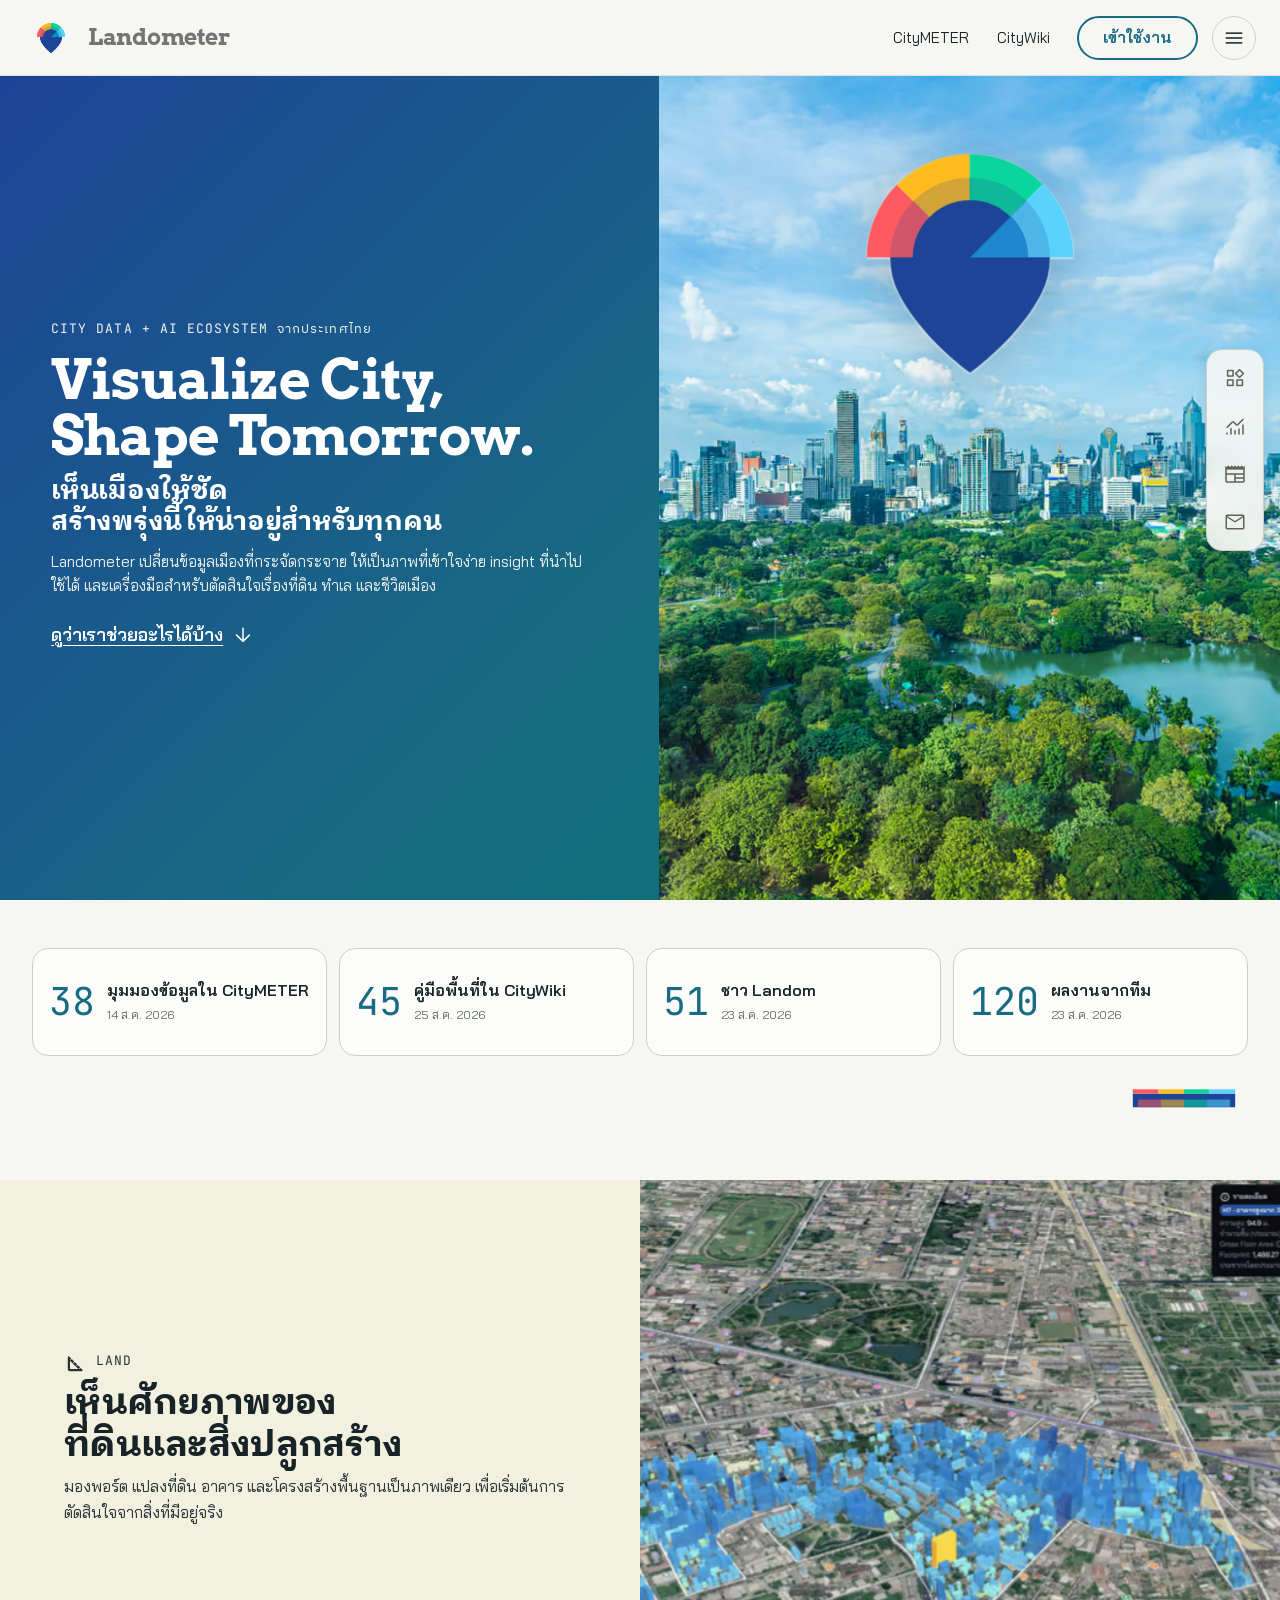
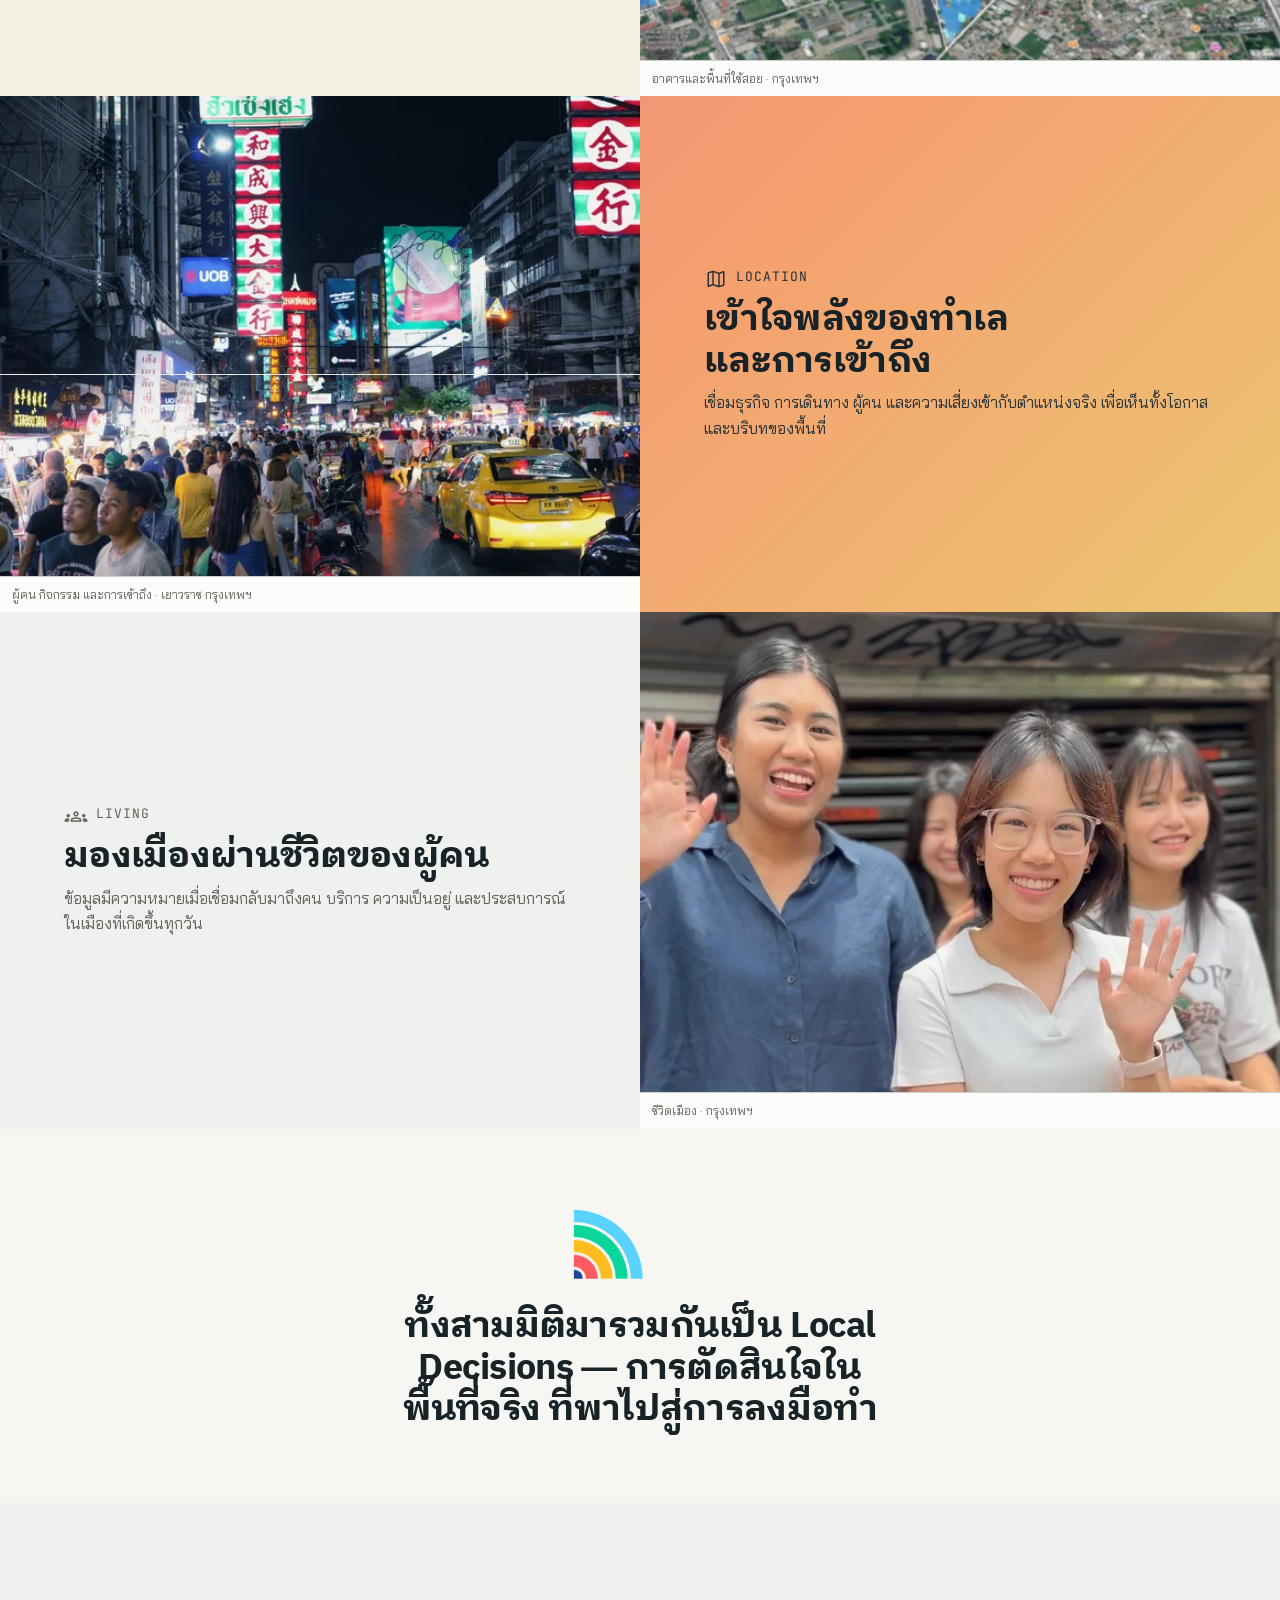
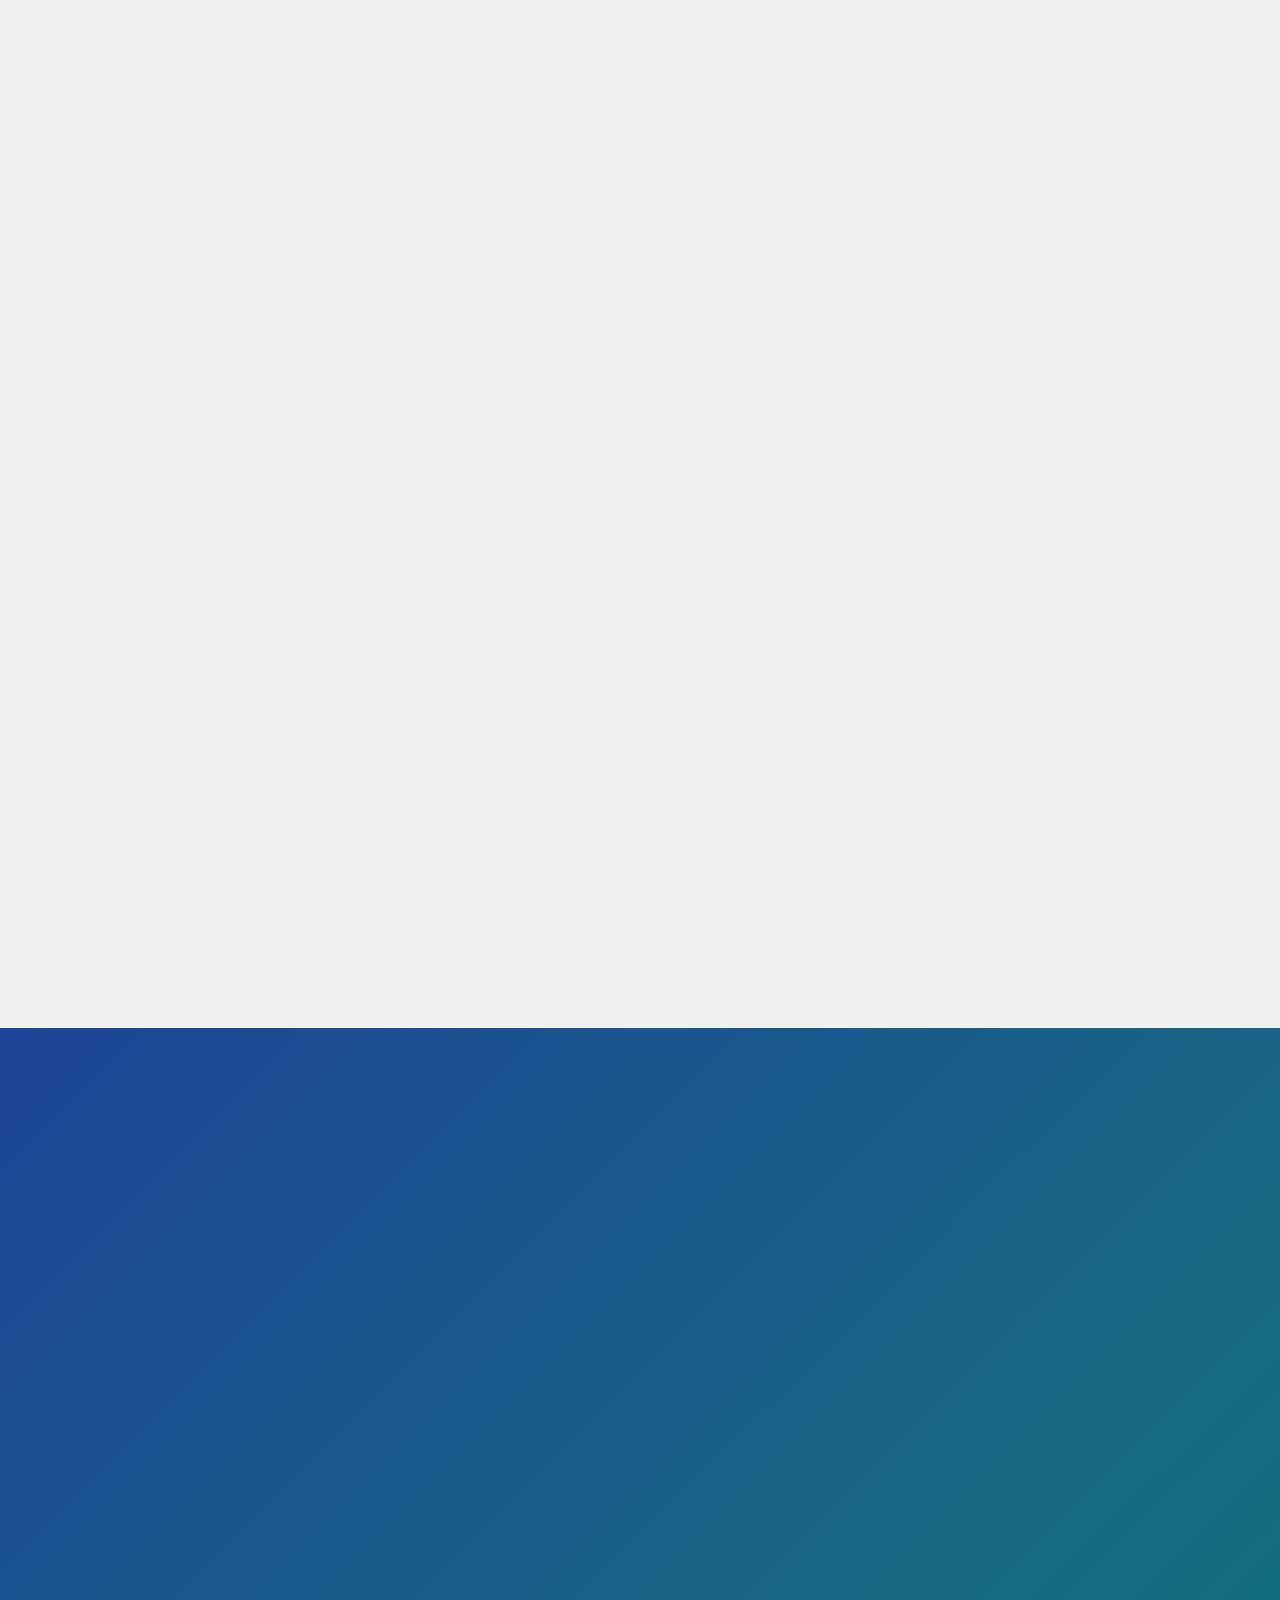
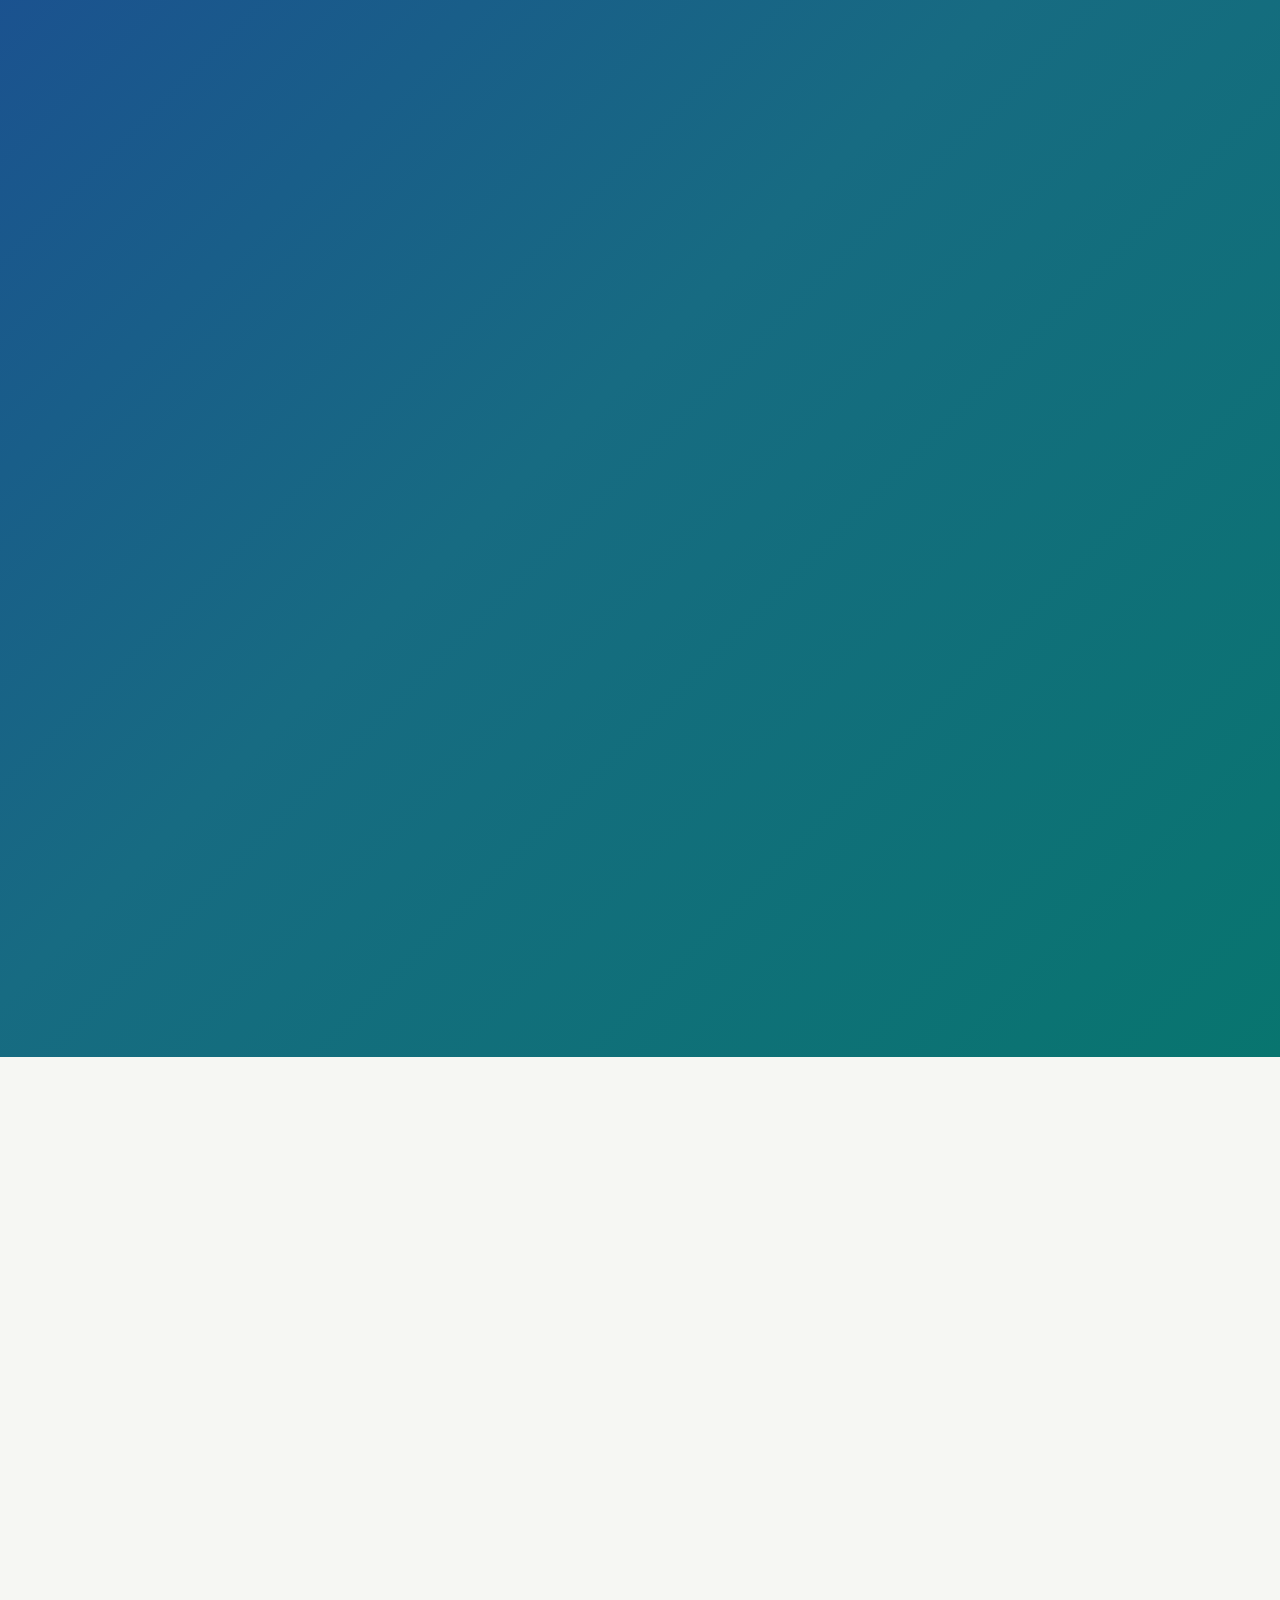
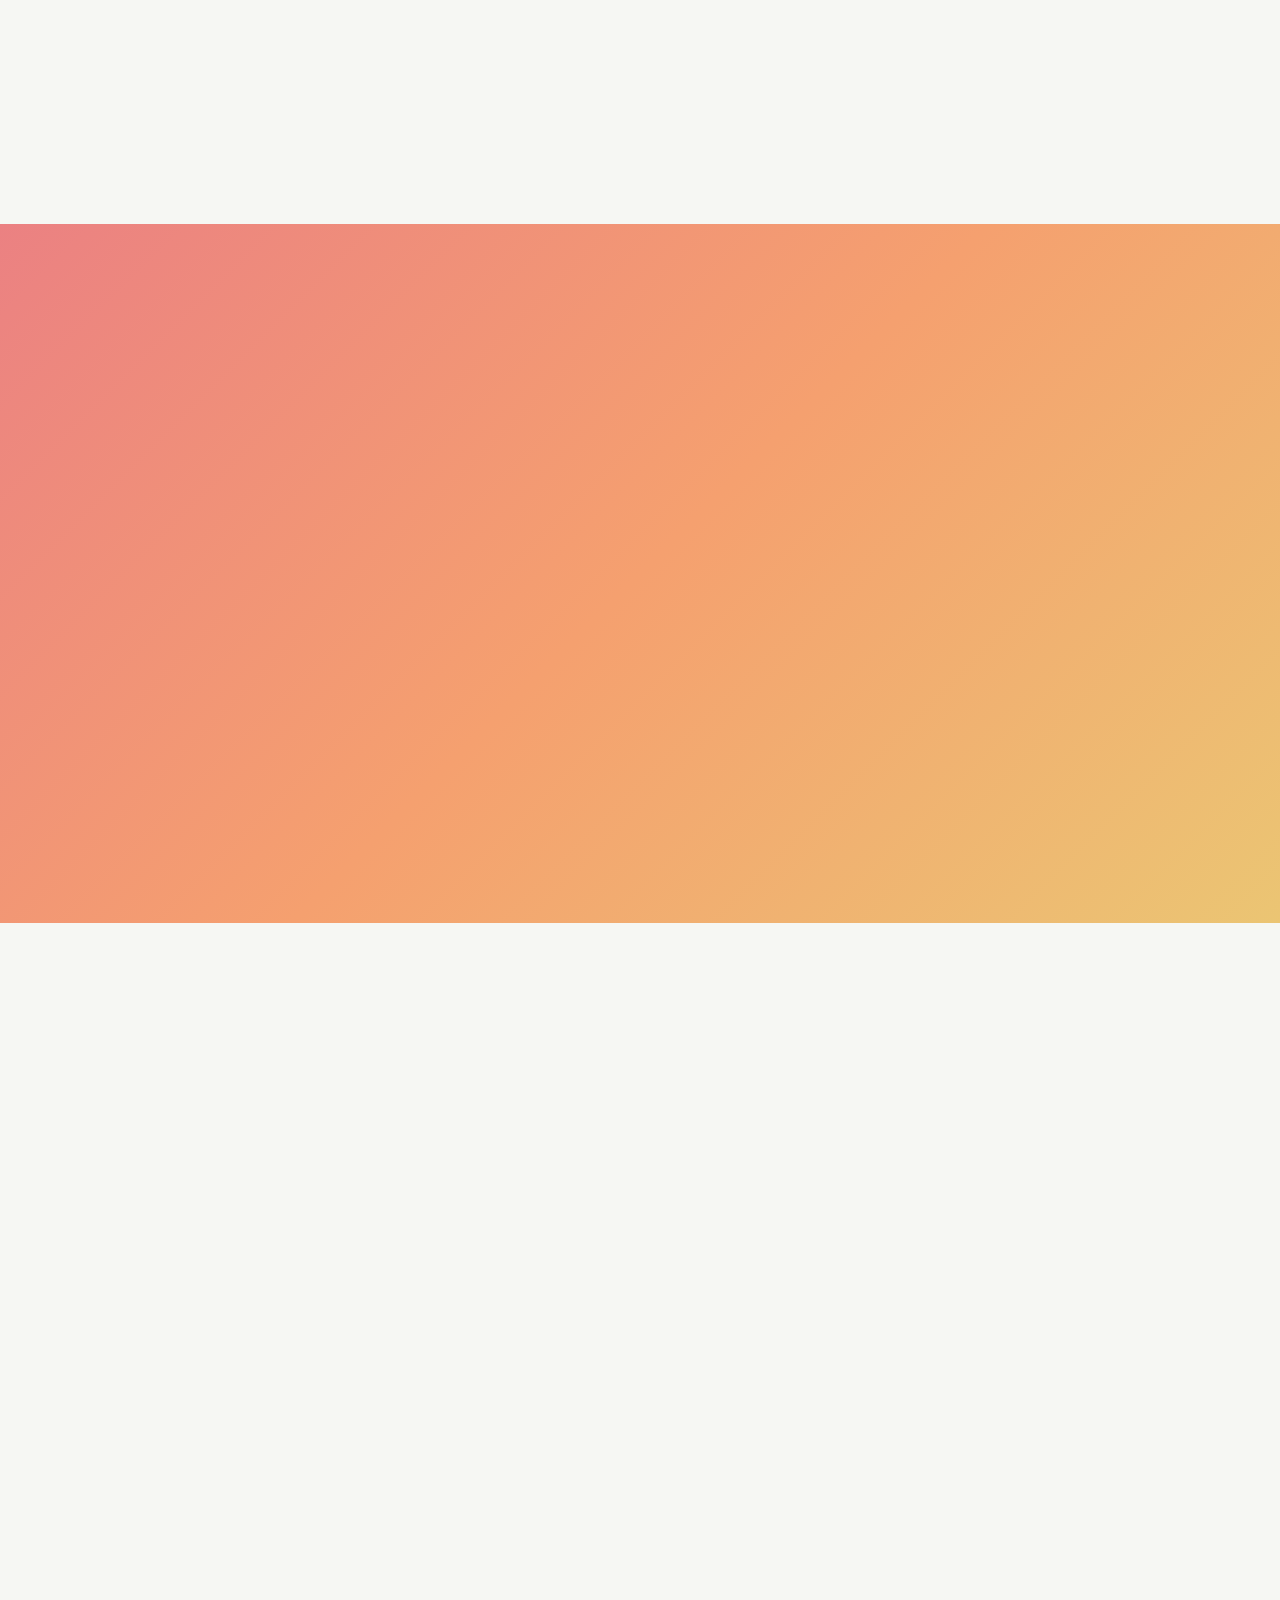
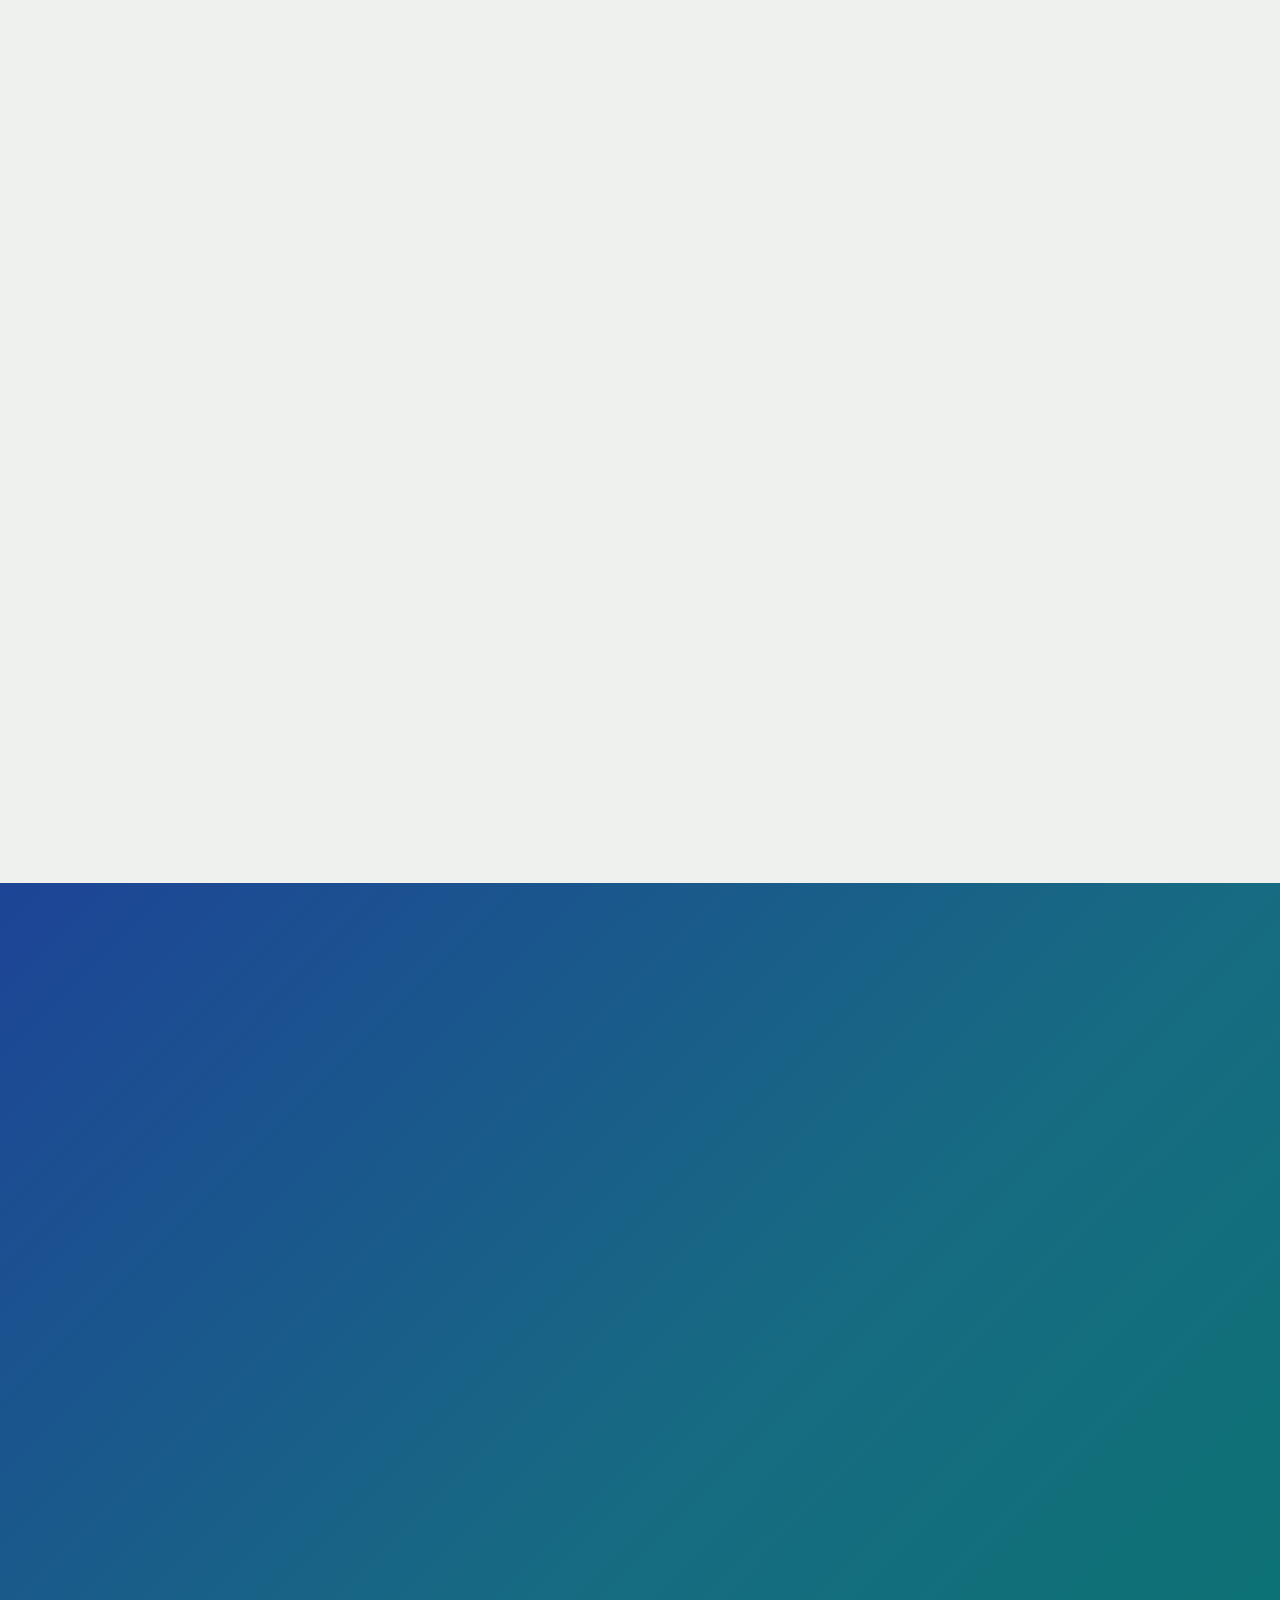
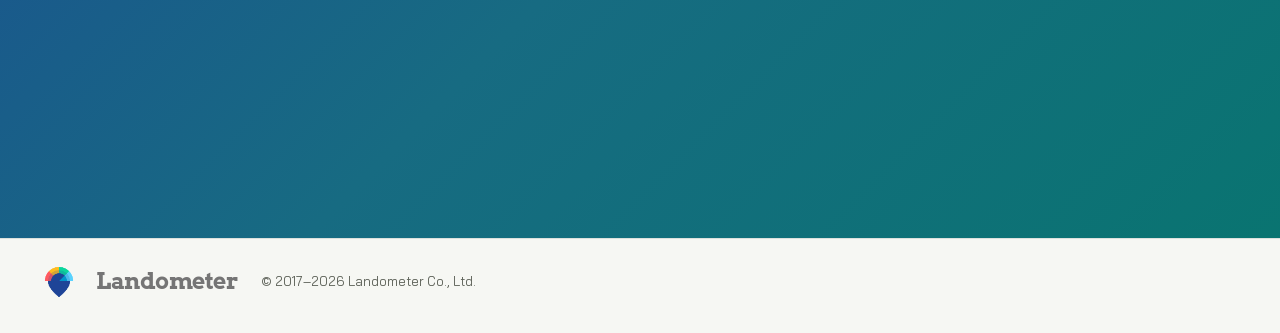
<file: Landometer-Home-TH.dc.html>
<!doctype html>
<html lang="th" data-ds="landometer" data-ds-version="0.9.0" data-build-card-version="0.9.0" data-manifest-version="2.1" data-token-schema-version="6" data-ds-profile="brand.public" data-delivery-mode="static-initial-html" data-evidence-status="source_limited" data-visibility="public" data-indexable="true" data-theme="light" data-theme-preference="system" data-motif-library-version="1.2.1">
<head>
<meta charset="utf-8">
<meta name="viewport" content="width=device-width, initial-scale=1">
<script>
(function () {
  var K = "lds-theme", t = null, root = document.documentElement;
  try { t = localStorage.getItem(K); } catch (e) {}
  var mode = (t === "light" || t === "dark") ? t : "system";
  var mq = window.matchMedia ? window.matchMedia("(prefers-color-scheme: dark)") : null;
  function resolve(m) { return (m === "dark" || (m === "system" && mq && mq.matches)) ? "dark" : "light"; }
  root.setAttribute("data-theme", resolve(mode));
  root.setAttribute("data-theme-preference", mode);
  if (mq && mq.addEventListener) { mq.addEventListener("change", function () {
    if (root.getAttribute("data-theme-preference") === "system") root.setAttribute("data-theme", resolve("system"));
  }); }
})();
</script>
<title>ข้อมูลเมืองและ Location Intelligence — Landometer</title>
<meta name="description" content="Landometer เปลี่ยนข้อมูลเมืองให้เป็นภาพที่เข้าใจง่ายและการตัดสินใจที่ลงมือทำได้ สำรวจ CityMETER, CityChat, ijji, CityWiki เครื่องมือที่ดินและอสังหาริมทรัพย์ และบริการสำหรับโจทย์เฉพาะ">
<meta name="robots" content="index,follow,max-image-preview:large">
<meta name="landometer:ds-version" content="0.9.0">
<meta name="landometer:color-set" content="color-srgb-05">
<meta name="landometer:artifact-build" content="ui-20260909-02">
<meta name="landometer:release-receipt" content="rebuild02-ui-20260909-02">
<meta name="landometer:motif-release" content="1.2.1">
<meta name="landometer:social-preview-revision" content="share-20260909-01-cb8b44fd">
<meta name="citychat:animated-identity" content="product-card-owner-approved-20260908; observed-byte-exception">
<meta name="theme-color" media="(prefers-color-scheme: light)" content="#F6F7F3">
<meta name="theme-color" media="(prefers-color-scheme: dark)" content="#11191D">
<link rel="icon" type="image/png" href="assets/identity/landometer-symbol-color-rebuild02-r6.png">
<link rel="canonical" href="https://montri-th.github.io/rebuild02/Landometer-Home-TH.dc.html">
<link rel="alternate" hreflang="th" href="https://montri-th.github.io/rebuild02/Landometer-Home-TH.dc.html">
<link rel="alternate" hreflang="en" href="https://montri-th.github.io/rebuild02/Landometer-Home-EN.dc.html">
<link rel="alternate" hreflang="x-default" href="https://montri-th.github.io/rebuild02/Landometer-Home-TH.dc.html">
<meta property="og:type" content="website">
<meta property="og:site_name" content="Landometer">
<meta property="og:title" content="ข้อมูลเมืองและ Location Intelligence — Landometer">
<meta property="og:description" content="สำรวจผลิตภัณฑ์และบริการของ Landometer สำหรับการตัดสินใจเรื่องที่ดิน ทำเล และชีวิตเมือง">
<meta property="og:url" content="https://montri-th.github.io/rebuild02/Landometer-Home-TH.dc.html">
<meta property="og:updated_time" content="2026-09-09">
<meta property="og:locale" content="th_TH">
<meta property="og:locale:alternate" content="en_US">
<meta property="og:image" content="https://montri-th.github.io/rebuild02/assets/social/landometer-rebuild02-social-logo-cb8b44fd-1200x630.jpg">
<meta property="og:image:secure_url" content="https://montri-th.github.io/rebuild02/assets/social/landometer-rebuild02-social-logo-cb8b44fd-1200x630.jpg">
<meta property="og:image:type" content="image/jpeg">
<meta property="og:image:width" content="1200">
<meta property="og:image:height" content="630">
<meta property="og:image:alt" content="โลโก้สี Landometer ขนาดใหญ่เหนือภาพเส้นขอบฟ้ากรุงเทพฯ และสวนลุมพินี">
<meta name="twitter:card" content="summary_large_image">
<meta name="twitter:title" content="ข้อมูลเมืองและ Location Intelligence — Landometer">
<meta name="twitter:description" content="สำรวจผลิตภัณฑ์และบริการของ Landometer สำหรับการตัดสินใจเรื่องที่ดิน ทำเล และชีวิตเมือง">
<meta name="twitter:image" content="https://montri-th.github.io/rebuild02/assets/social/landometer-rebuild02-social-logo-cb8b44fd-1200x630.jpg">
<meta name="twitter:image:alt" content="โลโก้สี Landometer ขนาดใหญ่เหนือภาพเส้นขอบฟ้ากรุงเทพฯ และสวนลุมพินี">
<link rel="sitemap" type="application/xml" href="sitemap.xml">
<script type="application/ld+json">
{
  "@context": "https://schema.org",
  "@graph": [
    {
      "@type": "Organization",
      "@id": "https://landometer.com/#organization",
      "name": "Landometer",
      "legalName": "Landometer Co., Ltd.",
      "url": "https://landometer.com/",
      "logo": {
        "@type": "ImageObject",
        "url": "https://montri-th.github.io/rebuild02/assets/identity/landometer-symbol-color-rebuild02-r6.png",
        "width": 1601,
        "height": 1601
      },
      "email": "hello@landometer.com",
      "address": {
        "@type": "PostalAddress",
        "streetAddress": "23/34-35 Room 4C-4D, 4th Floor, The Quarter Bangkok Tower, Tri Mit Road",
        "addressLocality": "Samphanthawong, Bangkok",
        "postalCode": "10100",
        "addressCountry": "TH"
      },
      "contactPoint": {
        "@type": "ContactPoint",
        "contactType": "general inquiries",
        "email": "hello@landometer.com",
        "availableLanguage": ["th", "en"],
        "url": "https://montri-th.github.io/rebuild02/Landometer-Home-TH.dc.html#contact"
      },
      "sameAs": [
        "https://www.facebook.com/landometer",
        "https://www.instagram.com/landometer",
        "https://www.tiktok.com/@landometer82",
        "https://www.linkedin.com/company/landometer",
        "https://x.com/landometer"
      ]
    },
    {
      "@type": "WebSite",
      "@id": "https://montri-th.github.io/rebuild02/#website",
      "url": "https://montri-th.github.io/rebuild02/",
      "name": "Landometer",
      "inLanguage": ["th", "en"],
      "publisher": {"@id": "https://landometer.com/#organization"}
    },
    {
      "@type": "WebPage",
      "@id": "https://montri-th.github.io/rebuild02/Landometer-Home-TH.dc.html#webpage",
      "url": "https://montri-th.github.io/rebuild02/Landometer-Home-TH.dc.html",
      "name": "ข้อมูลเมืองและ Location Intelligence — Landometer",
      "description": "Landometer เปลี่ยนข้อมูลเมืองให้เป็นภาพที่เข้าใจง่ายและการตัดสินใจที่ลงมือทำได้ สำรวจ CityMETER, CityChat, ijji, CityWiki เครื่องมือที่ดินและอสังหาริมทรัพย์ และบริการสำหรับโจทย์เฉพาะ",
      "isPartOf": {"@id": "https://montri-th.github.io/rebuild02/#website"},
      "about": {"@id": "https://landometer.com/#organization"},
      "hasPart": {"@id": "https://montri-th.github.io/rebuild02/Landometer-Home-TH.dc.html#products-services"},
      "primaryImageOfPage": {
        "@type": "ImageObject",
        "url": "https://montri-th.github.io/rebuild02/assets/social/landometer-rebuild02-social-logo-cb8b44fd-1200x630.jpg",
        "width": 1200,
        "height": 630
      },
      "dateModified": "2026-09-09",
      "inLanguage": "th"
    },
    {
      "@type": "ItemList",
      "@id": "https://montri-th.github.io/rebuild02/Landometer-Home-TH.dc.html#products-services",
      "name": "ผลิตภัณฑ์และบริการของ Landometer",
      "itemListElement": [
        {"@type": "ListItem", "position": 1, "name": "CityMETER", "url": "https://montri-th.github.io/rebuild02/Landometer-Home-TH.dc.html#product-citymeter", "description": "สำรวจและเปรียบเทียบข้อมูลพื้นที่หลายมิติบนแผนที่เดียว"},
        {"@type": "ListItem", "position": 2, "name": "CityChat", "url": "https://montri-th.github.io/rebuild02/Landometer-Home-TH.dc.html#product-citychat", "description": "เชื่อมบริบทพื้นที่ การสื่อสารกับประชาชน และก้าวต่อไปของทีมท้องถิ่น"},
        {"@type": "ListItem", "position": 3, "name": "ijji", "url": "https://montri-th.github.io/rebuild02/Landometer-Home-TH.dc.html#product-ijji", "description": "ช่วยร้านอาหารและคาเฟ่วินิจฉัยโจทย์ เลือกภารกิจ ลงมือ และบันทึกผลลัพธ์"},
        {"@type": "ListItem", "position": 4, "name": "CityWiki", "url": "https://montri-th.github.io/rebuild02/Landometer-Home-TH.dc.html#product-citywiki", "description": "ทำให้ความรู้เรื่องพื้นที่อ่านง่าย แชร์ง่าย และนำไปสำรวจต่อได้"},
        {"@type": "ListItem", "position": 5, "name": "เครื่องมือที่ดินและอสังหาริมทรัพย์", "url": "https://montri-th.github.io/rebuild02/Landometer-Home-TH.dc.html#product-land-tools", "description": "เครื่องมือเฉพาะทางสำหรับข้อมูลทรัพย์สิน ผังเมือง ภาษี ประกาศ สินเชื่อ และพอร์ต"},
        {"@type": "ListItem", "position": 6, "name": "โครงการและความร่วมมือ", "url": "https://montri-th.github.io/rebuild02/Landometer-Home-TH.dc.html#service-projects", "description": "ผสานข้อมูล วิธีคิด และเครื่องมือให้เหมาะกับโจทย์เฉพาะขององค์กร"}
      ]
    }
  ]
}
</script>
<link rel="preload" as="image" href="assets/photos/hero-lumpini-640.avif" imagesrcset="assets/photos/hero-lumpini-480.avif 480w, assets/photos/hero-lumpini-640.avif 640w, assets/photos/hero-lumpini-768.avif 768w, assets/photos/hero-lumpini-1280.avif 1280w" imagesizes="(min-width:701px) 49vw, 100vw" type="image/avif">
<link rel="preload" as="font" href="assets/fonts/material-symbols-rounded-rebuild02-r10.ttf" type="font/ttf" crossorigin>
<link rel="stylesheet" href="_ds/landometer-design-system-514efc4b-e202-4d55-846b-96c15056a8cc/styles.css">
<link rel="stylesheet" href="assets/motifs/landometer/landometer-motifs.css?v=1.2.1">
<link rel="stylesheet" href="site.css?v=ui-20260909-02">
<script defer src="assets/motifs/landometer/landometer-motifs.js?v=1.2.1"></script>
<script defer src="assets/motifs/ijji/logo-sting/ijji-logo-sting.js?v=1.2.1"></script>
<script defer src="site.js?v=ui-20260909-02"></script>
</head>
<body>
<svg class="svg-sprite" xmlns="http://www.w3.org/2000/svg" aria-hidden="true" focusable="false">
  <symbol id="social-facebook" viewBox="0 0 24 24"><circle cx="12" cy="12" r="9"/><path d="M13.5 21v-7h2.7l.4-3h-3.1V9.3c0-.9.3-1.5 1.6-1.5h1.7V5.2c-.5-.1-1.2-.2-2.1-.2-2.7 0-4.3 1.7-4.3 4.6V11H8.2v3h2.2v7"/></symbol>
  <symbol id="social-instagram" viewBox="0 0 24 24"><rect x="3" y="3" width="18" height="18" rx="5"/><circle cx="12" cy="12" r="4"/><circle cx="17.4" cy="6.6" r=".8"/></symbol>
  <symbol id="social-tiktok" viewBox="0 0 24 24"><path d="M14 4v10.2a4.1 4.1 0 1 1-3.2-4"/><path d="M14 4c.6 2.1 2.1 3.5 4 4.2"/></symbol>
  <symbol id="social-linkedin" viewBox="0 0 24 24"><rect x="3" y="3" width="18" height="18" rx="4"/><circle cx="8" cy="8.4" r=".8"/><path d="M8 11.5V17M11.5 17v-5.5M11.5 13.4c.8-1.8 4.5-2.5 4.5.9V17"/></symbol>
  <symbol id="social-x" viewBox="0 0 24 24"><path d="M5 4l14 16M19 4 5 20"/></symbol>
</svg>
<div data-lds="0.9.0-r7" data-kit="lds-kit-0.9.0-r4" data-build="ui-20260909-02" data-machine-validation="pending" data-motif-overlay="1.2.1" data-citychat-identity-overlay="product-card-owner-approved-20260908" style="min-height:100vh; background:var(--surface-canvas); color:var(--text-primary)">
  <a class="skip-link" href="#main">ข้ามไปเนื้อหาหลัก</a>

  <header class="site-header" data-screen-label="Header">
    <div class="site-header__inner">
      <div class="site-header__row">
        <a class="brand" href="#top" aria-label="Landometer — หน้าแรก">
          <img class="brand__symbol" src="assets/identity/landometer-symbol-color-rebuild02-r6.png" width="1601" height="1601" alt="">
          <span class="brand__wordmark">Landometer</span>
        </a>
        <nav class="header-nav" aria-label="ผลิตภัณฑ์ Landometer">
          <span class="header-main-links">
            <a class="header-link" href="https://montri-th.github.io/CityMETER/">CityMETER</a>
            <a class="header-link" href="https://landometer.com/v3/citywiki">CityWiki</a>
          </span>
          <span class="nav-cta nav-cta--header">
            <a class="btn pressable header-cta" href="https://landometer.com/auth">เข้าใช้งาน</a>
            <span class="nav-cta__sweep" aria-hidden="true">เข้าใช้งาน</span>
          </span>
          <button class="menu-toggle pressable js-only" type="button" data-menu-open aria-haspopup="dialog" aria-expanded="false" aria-controls="site-menu" aria-label="เปิดเมนู" title="เปิดเมนู">
            <span class="icon-symbol menu-toggle__icon" aria-hidden="true" data-menu-icon>menu</span>
          </button>
        </nav>
      </div>
    </div>
    <span class="site-header__wake-zone" data-calm-wake aria-hidden="true"></span>
  </header>

  <noscript>
    <nav class="noscript-nav" aria-label="เมนูหลัก">
      <a href="#pillars">มุมมองของเรา</a><a href="#products">ผลิตภัณฑ์และบริการ</a><a href="#showcases">CityMETER</a><a href="#citywiki">CityWiki</a><a href="#landom">Landom</a><a href="#contact">ติดต่อ</a><a href="Landometer-Home-EN.dc.html">English</a>
    </nav>
  </noscript>

  <nav class="bookmark-rail js-only" aria-label="ทางลัดในหน้านี้">
    <a href="#products" data-scrollspy-link="products" data-label="ผลิตภัณฑ์และบริการ" aria-label="ผลิตภัณฑ์และบริการ" title="ผลิตภัณฑ์และบริการ"><span class="icon-symbol" aria-hidden="true">widgets</span></a>
    <a href="#showcases" data-scrollspy-link="showcases" data-label="Showcases" aria-label="Showcases" title="Showcases"><span class="icon-symbol" aria-hidden="true">monitoring</span></a>
    <a href="#news" data-scrollspy-link="news" data-label="เรื่องจากเรา" aria-label="เรื่องจากเรา" title="เรื่องจากเรา"><span class="icon-symbol" aria-hidden="true">newspaper</span></a>
    <a href="#contact" data-scrollspy-link="contact" data-label="ติดต่อ" aria-label="ติดต่อ" title="ติดต่อ"><span class="icon-symbol" aria-hidden="true">mail</span></a>
  </nav>

  <div data-menu-shell hidden>
    <button class="site-menu-backdrop" type="button" data-menu-close tabindex="-1" aria-hidden="true"></button>
    <div class="site-menu-panel" role="dialog" aria-label="เมนู" id="site-menu" tabindex="-1">
      <div class="site-menu__group site-menu__mobile-only">
        <p class="site-menu__label">ในหน้านี้</p>
        <nav class="site-menu__links" aria-label="ส่วนต่าง ๆ ในหน้า">
          <a data-menu-close href="#products"><span><span class="icon-symbol" aria-hidden="true">widgets</span>ผลิตภัณฑ์และบริการ</span></a>
          <a data-menu-close href="#showcases"><span><span class="icon-symbol" aria-hidden="true">monitoring</span>Showcases</span></a>
          <a data-menu-close href="#news"><span><span class="icon-symbol" aria-hidden="true">newspaper</span>เรื่องจากเรา</span></a>
          <a data-menu-close href="#contact"><span><span class="icon-symbol" aria-hidden="true">mail</span>ติดต่อ</span></a>
        </nav>
      </div>
      <span class="nav-cta nav-cta--mobile">
        <a class="btn pressable site-menu__mobile-cta" href="https://landometer.com/auth">เข้าใช้งาน</a>
        <span class="nav-cta__sweep" aria-hidden="true">เข้าใช้งาน</span>
      </span>
      <div class="site-menu__utilities" aria-label="การแสดงผลและภาษา">
        <button class="utility-circle pressable js-only" type="button" data-motion-toggle title="หยุดภาพเคลื่อนไหว" aria-label="หยุดภาพเคลื่อนไหว"><span class="motion-toggle-icon" aria-hidden="true"><svg class="motion-toggle-icon__pause" viewBox="0 0 24 24" focusable="false"><path d="M8 6v12M16 6v12"/></svg><svg class="motion-toggle-icon__play" viewBox="0 0 24 24" focusable="false"><path d="m9 6 9 6-9 6Z"/></svg></span><span class="visually-hidden" data-motion-toggle-label>หยุดภาพเคลื่อนไหว</span></button>
        <button class="utility-circle pressable" type="button" data-theme-cycle title="สลับเป็นธีมมืด"><span class="icon-symbol" data-theme-cycle-icon aria-hidden="true">dark_mode</span><span class="visually-hidden" data-theme-cycle-label>สลับเป็นธีมมืด</span></button>
        <a class="utility-circle utility-locale locale-control pressable" data-locale-link href="Landometer-Home-EN.dc.html" aria-label="Switch to English" title="Switch to English"><span aria-hidden="true">EN</span></a>
      </div>
      <div class="site-menu__group">
        <p class="site-menu__label site-menu__label--ecosystem">Landometer ecosystem</p>
        <nav class="site-menu__links site-menu__ecosystem" aria-label="Landometer ecosystem">
          <a href="#top" data-menu-close aria-current="page"><span><strong>Landometer <small class="ecosystem-current">· อยู่ที่นี่</small></strong><small>หน้าแรก · ผลิตภัณฑ์และบริการ</small></span></a>
          <a href="https://montri-th.github.io/CityMETER/"><span><strong>CityMETER</strong><small>มุมมองข้อมูลเมือง 38 รายการ</small></span></a>
          <a href="https://landometer.com/v3/citywiki"><span><strong>CityWiki</strong><small>คู่มือย่าน 45 พื้นที่</small></span></a>
          <a href="https://montri-th.github.io/Landom/"><span><strong>Landom</strong><small>ผู้คนที่ร่วมสร้าง Landometer</small></span></a>
        </nav>
      </div>
      <a class="site-menu__all-products" href="https://landometer.com/">เปิด landometer.com — ผลิตภัณฑ์ทั้งหมด</a>
    </div>
  </div>

  <main id="main">
    <section id="top" tabindex="-1" class="hero scene-atmosphere scene-atmosphere--measure" data-scene="measure" aria-label="Landometer — ภาพรวม">
      <div class="hero__copy">
        <p class="eyebrow hero__eyebrow">City Data + AI ecosystem จากประเทศไทย</p>
        <h1 lang="en">Visualize City, Shape Tomorrow.</h1>
        <p class="hero-subheadline"><span class="hero-copy-line">เห็นเมืองให้ชัด</span><span class="hero-copy-line">สร้างพรุ่งนี้ให้น่าอยู่สำหรับทุกคน</span></p>
        <p class="hero__description">Landometer เปลี่ยนข้อมูลเมืองที่กระจัดกระจาย ให้เป็นภาพที่เข้าใจง่าย insight ที่นำไปใช้ได้ และเครื่องมือสำหรับตัดสินใจเรื่องที่ดิน ทำเล และชีวิตเมือง</p>
        <p style="margin:0"><a class="hero__link" href="#products"><span class="hero__link-label">ดูว่าเราช่วยอะไรได้บ้าง</span><span class="icon-symbol" aria-hidden="true">arrow_downward</span></a></p>
      </div>
      <figure class="hero__media">
        <picture>
          <source type="image/avif" srcset="assets/photos/hero-lumpini-480.avif 480w, assets/photos/hero-lumpini-640.avif 640w, assets/photos/hero-lumpini-768.avif 768w, assets/photos/hero-lumpini-1280.avif 1280w, assets/photos/hero-lumpini-1600.avif 1600w" sizes="(min-width:701px) 49vw, 100vw">
          <source type="image/webp" srcset="assets/photos/hero-lumpini-480.webp 480w, assets/photos/hero-lumpini-640.webp 640w, assets/photos/hero-lumpini-768.webp 768w, assets/photos/hero-lumpini-1280.webp 1280w, assets/photos/hero-lumpini-1600.webp 1600w" sizes="(min-width:701px) 49vw, 100vw">
          <img src="assets/photos/hero-lumpini-768.webp" width="4000" height="6000" fetchpriority="high" decoding="async" alt="เมืองกรุงเทพฯ รอบสวนลุมพินี มีตึกสูง แมกไม้ และทะเลสาบกลางเมือง">
        </picture>
        <div class="hero__sky-logo section-motif" aria-hidden="true" data-motif-asset-id="landometer.logo.full" data-motif-job="animated_brand_opening"><lm-motif kind="logo" ink="blue" autoplay="false"><img src="assets/motifs/landometer/svg/logo-full.svg" width="600" height="300" alt=""></lm-motif></div>
      </figure>
    </section>

    <section class="proof-band lazy-section" aria-labelledby="proof-title">
      <div class="container container--wide">
        <h2 id="proof-title" class="visually-hidden">ผลงานที่เปิดให้สำรวจ</h2>
        <div class="proof-grid" data-reveal-group>
          <a class="proof-card pressable" data-reveal data-reveal-index="0" href="#showcases">
            <span class="proof-card__value">38</span><span><span class="proof-card__label">มุมมองข้อมูลใน CityMETER</span><time datetime="2026-08-14">14 ส.ค. 2026</time></span>
          </a>
          <a class="proof-card pressable" data-reveal data-reveal-index="1" href="#citywiki">
            <span class="proof-card__value">45</span><span><span class="proof-card__label">คู่มือพื้นที่ใน CityWiki</span><time datetime="2026-08-25">25 ส.ค. 2026</time></span>
          </a>
          <a class="proof-card pressable" data-reveal data-reveal-index="2" href="#landom">
            <span class="proof-card__value">51</span><span><span class="proof-card__label">ชาว Landom</span><time datetime="2026-08-23">23 ส.ค. 2026</time></span>
          </a>
          <a class="proof-card pressable" data-reveal data-reveal-index="3" href="https://montri-th.github.io/Landom/">
            <span class="proof-card__value">120</span><span><span class="proof-card__label">ผลงานจากทีม</span><time datetime="2026-08-23">23 ส.ค. 2026</time></span>
          </a>
        </div>
        <div class="section-motif section-motif--proof section-motif--trail" aria-hidden="true" data-motif-asset-id="landometer.layers.full" data-motif-job="portfolio_divider"><lm-motif kind="layers" ink="blue" autoplay="false"><img src="assets/motifs/landometer/svg/layers-full.svg" width="600" height="300" loading="lazy" decoding="async" alt=""></lm-motif></div>
      </div>
    </section>

    <template id="legacy-system-figures-th" data-figure-gate="all-four-values-and-shared-date">
      <span data-figure-id="fig-service-users"></span>
      <span data-figure-id="fig-title-deeds"></span>
      <span data-figure-id="fig-land-area"></span>
      <span data-figure-id="fig-land-value"></span>
    </template>

    <section id="pillars" tabindex="-1" class="lazy-section" aria-label="Land · Location · Living">
      <div class="pillar pillar--land" data-reveal-group>
        <div class="pillar__copy pillar__copy--left" data-reveal data-reveal-index="0">
          <p class="eyebrow icon-line"><span class="icon-symbol" aria-hidden="true">square_foot</span><span>LAND</span></p>
          <h2>เห็นศักยภาพของที่ดินและสิ่งปลูกสร้าง</h2>
          <p>มองพอร์ต แปลงที่ดิน อาคาร และโครงสร้างพื้นฐานเป็นภาพเดียว เพื่อเริ่มต้นการตัดสินใจจากสิ่งที่มีอยู่จริง</p>
        </div>
        <figure class="media-figure" data-reveal data-reveal-index="1">
          <picture>
            <source type="image/avif" srcset="assets/screens/citymeter-buildings-rebuild02-r5-640.avif 640w, assets/screens/citymeter-buildings-rebuild02-r5-1200.avif 1200w, assets/screens/citymeter-buildings-rebuild02-r5-1800.avif 1800w" sizes="(min-width:701px) 50vw, 100vw">
            <source type="image/webp" srcset="assets/screens/citymeter-buildings-rebuild02-r5-640.webp 640w, assets/screens/citymeter-buildings-rebuild02-r5-1200.webp 1200w, assets/screens/citymeter-buildings-rebuild02-r5-1800.webp 1800w" sizes="(min-width:701px) 50vw, 100vw">
            <img src="assets/screens/citymeter-buildings-rebuild02-r5-1200.webp" width="1800" height="1211" loading="lazy" decoding="async" data-lazy-media alt="มุมมองอาคารและพื้นที่ใช้สอยแบบสามมิติใน CityMETER พร้อมอาคารที่เลือกและรายละเอียดประกอบ">
          </picture>
          <figcaption class="media-caption">อาคารและพื้นที่ใช้สอย · กรุงเทพฯ</figcaption>
        </figure>
      </div>
      <div class="pillar pillar--location scene-atmosphere scene-atmosphere--cultivate" data-scene="cultivate" data-reveal-group>
        <figure class="media-figure" data-reveal data-reveal-index="0">
          <picture>
            <source type="image/webp" srcset="assets/photos/location-yaowarat-night-rebuild02-r7-720.webp 720w, assets/photos/location-yaowarat-night-rebuild02-r7-1200.webp 1200w, assets/photos/location-yaowarat-night-rebuild02-r7-1920.webp 1920w" sizes="(min-width:701px) 50vw, 100vw">
            <img src="assets/photos/location-yaowarat-night-rebuild02-r7-1200.webp" width="1200" height="800" loading="lazy" decoding="async" data-lazy-media alt="ถนนเยาวราชยามค่ำคืน มีผู้คน ร้านค้า ป้ายไฟ รถแท็กซี่ และการสัญจรหนาแน่น">
          </picture>
          <figcaption class="media-caption">ผู้คน กิจกรรม และการเข้าถึง · เยาวราช กรุงเทพฯ</figcaption>
        </figure>
        <div class="pillar__copy pillar__copy--right" data-reveal data-reveal-index="1">
          <p class="eyebrow icon-line"><span class="icon-symbol" aria-hidden="true">map</span><span>LOCATION</span></p>
          <h2>เข้าใจพลังของทำเลและการเข้าถึง</h2>
          <p>เชื่อมธุรกิจ การเดินทาง ผู้คน และความเสี่ยงเข้ากับตำแหน่งจริง เพื่อเห็นทั้งโอกาสและบริบทของพื้นที่</p>
        </div>
      </div>
      <div class="pillar pillar--living" data-reveal-group>
        <div class="pillar__copy pillar__copy--left" data-reveal data-reveal-index="0">
          <p class="eyebrow icon-line"><span class="icon-symbol" aria-hidden="true">groups</span><span>LIVING</span></p>
          <h2>มองเมืองผ่านชีวิตของผู้คน</h2>
          <p>ข้อมูลมีความหมายเมื่อเชื่อมกลับมาถึงคน บริการ ความเป็นอยู่ และประสบการณ์ในเมืองที่เกิดขึ้นทุกวัน</p>
        </div>
        <figure class="media-figure" data-reveal data-reveal-index="1">
          <div class="media-canvas">
            <video class="living-video" muted playsinline loop autoplay preload="none" poster="assets/media/living-poster-rebuild02-r2-720.webp" width="720" height="1280" data-autoplay-video data-src="assets/media/living-city-rebuild02-r3-vary-speed.mp4" aria-label="ผู้คนใช้ชีวิตร่วมกันท่ามกลางบรรยากาศเมืองกรุงเทพฯ"></video>
          </div>
          <figcaption class="media-caption">ชีวิตเมือง · กรุงเทพฯ</figcaption>
        </figure>
      </div>
      <div class="pillar-resolution">
        <div class="container container--reading" data-reveal-group>
          <div class="section-motif section-motif--stage section-motif--resolution" aria-hidden="true" data-motif-asset-id="landometer.rings.full" data-motif-job="section_orientation"><lm-motif kind="rings" ink="blue" autoplay="false"><img src="assets/motifs/landometer/svg/rings-full.svg" width="600" height="300" loading="lazy" decoding="async" alt=""></lm-motif></div>
          <h2 data-reveal>ทั้งสามมิติมารวมกันเป็น <span lang="en">Local Decisions</span> — การตัดสินใจในพื้นที่จริง ที่พาไปสู่การลงมือทำ</h2>
        </div>
      </div>
    </section>

    <section id="location-intelligence" tabindex="-1" class="section-shell lazy-section location-intelligence" aria-labelledby="location-intelligence-title">
      <div class="container container--wide">
        <div class="section-intro" data-reveal-group>
          <div class="section-motif" aria-hidden="true" data-motif-asset-id="landometer.dial.full" data-motif-job="orientation"><lm-motif kind="dial" ink="blue" autoplay="false"><img src="assets/motifs/landometer/svg/dial-full.svg" width="600" height="300" loading="lazy" decoding="async" alt=""></lm-motif></div>
          <p class="eyebrow" data-reveal>Location intelligence · โจทย์ที่พาไปต่อ</p>
          <h2 id="location-intelligence-title" class="section-title" data-reveal data-reveal-index="1">อ่านการแข่งขันของแต่ละทำเล ก่อนตัดสินใจขยาย</h2>
          <p class="section-lede" data-reveal data-reveal-index="2">ข้อมูลทำเลช่วยให้ทีมมองตลาดเดียวกันเป็นภาพเดียว — เห็นพื้นที่ที่การแข่งขันหนาแน่น พื้นที่ที่ยังมีช่องว่าง และบริบทที่ทำให้ผลลัพธ์ของแต่ละสาขาต่างกัน</p>
        </div>
        <p id="location-carousel-help" class="visually-hidden">การ์ดเลื่อนอัตโนมัติและจะหยุดเมื่อชี้ แตะ ลาก หรือโฟกัส ใช้ปุ่มลูกศรซ้ายและขวาเพื่อเลื่อนเองได้ และการ์ดจะวนต่อเนื่องทั้งสองด้าน</p>
        <div class="location-question-grid" tabindex="0" role="region" aria-roledescription="carousel" aria-label="โจทย์ Location Intelligence" aria-describedby="location-carousel-help" aria-live="off" data-loop-rail="location" data-auto-scroll="true" data-auto-delay="5800" data-reveal-group>
          <article class="location-question" style="--media-x:50%; --media-y:50%" data-reveal data-reveal-index="0">
            <figure class="location-question__media">
              <picture><source type="image/webp" srcset="assets/photos/location-competitive-catchment-rebuild02-r7-720.webp 720w, assets/photos/location-competitive-catchment-rebuild02-r7-1200.webp 1200w" sizes="(min-width:1081px) 33vw, (min-width:701px) 50vw, 100vw"><img src="assets/photos/location-competitive-catchment-rebuild02-r7-720.webp" width="1200" height="966" loading="lazy" decoding="async" data-lazy-media alt="อาคารพาณิชย์และป้ายธุรกิจหลายแห่งในย่านเดียวกัน"></picture>
            </figure>
            <div class="location-question__body">
              <span class="icon-symbol" aria-hidden="true">radar</span>
              <h3>ภูมิทัศน์การแข่งขันใน <span lang="en">Catchment area</span></h3>
              <p>วางข้อมูลผู้เล่น ความต้องการ กิจกรรม และการเข้าถึงบนขอบเขตพื้นที่เดียวกัน เพื่อเห็นว่าการแข่งขันกระจุกตรงไหน และบริบทใดควรสำรวจต่อ</p>
              <a class="btn pressable location-question__cta" href="#contact" data-contact-topic="อยากใช้ข้อมูลเพื่อเข้าใจพื้นที่">ดูภาพการแข่งขัน</a>
            </div>
          </article>
          <article class="location-question" style="--media-x:52%; --media-y:46%" data-reveal data-reveal-index="1">
            <figure class="location-question__media">
              <picture><source type="image/webp" srcset="assets/photos/location-proof-demand-rebuild02-r7-720.webp 720w, assets/photos/location-proof-demand-rebuild02-r7-1200.webp 1200w" sizes="(min-width:1081px) 33vw, (min-width:701px) 50vw, 100vw"><img src="assets/photos/location-proof-demand-rebuild02-r7-720.webp" width="1200" height="800" loading="lazy" decoding="async" data-lazy-media alt="ผู้หญิงสองคนกำลังดูเสื้อผ้าด้วยกันภายในร้าน"></picture>
            </figure>
            <div class="location-question__body">
              <span class="icon-symbol" aria-hidden="true">visibility</span>
              <h3><span lang="en">Proof of demand</span> — เห็นความต้องการที่มีอยู่จริง</h3>
              <p>ประเมินปริมาณคนที่ผ่านหรือใช้พื้นที่ แล้วใช้สัญญาณจากข้อมูลเมืองแยกดูแนวโน้มการจับจ่ายของคนแต่ละกลุ่ม เพื่อเห็นว่าดีมานด์อาจอยู่ตรงไหน มาจากใคร และอะไรควรลงพื้นที่ตรวจสอบต่อ</p>
              <a class="btn pressable location-question__cta" href="#contact" data-contact-topic="อยากใช้ข้อมูลเพื่อเข้าใจพื้นที่">เช็กดีมานด์พื้นที่</a>
            </div>
          </article>
          <article class="location-question" style="--media-x:50%; --media-y:52%" data-reveal data-reveal-index="2">
            <figure class="location-question__media">
              <picture><source type="image/webp" srcset="assets/photos/location-white-space-rebuild02-r7-720.webp 720w, assets/photos/location-white-space-rebuild02-r7-1200.webp 1200w" sizes="(min-width:1081px) 33vw, (min-width:701px) 50vw, 100vw"><img src="assets/photos/location-white-space-rebuild02-r7-720.webp" width="1200" height="800" loading="lazy" decoding="async" data-lazy-media alt="เต็นท์ร้านค้าหลากสีเรียงต่อกันในตลาดขนาดใหญ่"></picture>
            </figure>
            <div class="location-question__body">
              <span class="icon-symbol" aria-hidden="true">location_searching</span>
              <h3><span lang="en">White space</span> และการเลือกทำเล</h3>
              <p>ค้นหาพื้นที่ที่น่าตรวจสอบต่อ แล้วเทียบทั้งโอกาส ข้อจำกัด และความเข้ากันได้กับโจทย์ ก่อนลงพื้นที่จริง</p>
              <a class="btn pressable location-question__cta" href="#contact" data-contact-topic="อยากใช้ข้อมูลเพื่อเข้าใจพื้นที่">หา <span lang="en">White space</span></a>
            </div>
          </article>
          <article class="location-question" style="--media-x:54%; --media-y:50%" data-reveal data-reveal-index="3">
            <figure class="location-question__media">
              <img src="assets/screens/citymeter-market-share-product-rebuild02-r8.png" width="2914" height="1962" loading="lazy" decoding="async" data-lazy-media alt="หน้าจอ CityMETER แสดงสัดส่วนแบรนด์รถยนต์ในจังหวัดชลบุรีบนแผนที่ พร้อมตัวกรองและกราฟ">
            </figure>
            <div class="location-question__body">
              <span class="icon-symbol" aria-hidden="true">compare_arrows</span>
              <h3>เปรียบเทียบศักยภาพของแต่ละสาขา</h3>
              <p>ใช้คำนิยาม ช่วงเวลา และขอบเขตพื้นที่เดียวกัน เพื่อแยกผลจากทำเลออกจากความต่างด้านการดำเนินงาน</p>
              <a class="btn pressable location-question__cta" href="#contact" data-contact-topic="อยากใช้ข้อมูลเพื่อเข้าใจพื้นที่">เทียบศักยภาพสาขา</a>
            </div>
          </article>
          <article class="location-question" style="--media-x:50%; --media-y:50%" data-reveal data-reveal-index="4">
            <figure class="location-question__media">
              <img src="assets/screens/location-area-performance-rebuild02-r8.png" width="1418" height="1320" loading="lazy" decoding="async" data-lazy-media alt="มุมมองพื้นที่ใน CityMETER ที่เชื่อมขอบเขตเทศบาล แผนที่ และตัวชี้วัดรายได้ของพื้นที่">
            </figure>
            <div class="location-question__body">
              <span class="icon-symbol" aria-hidden="true">query_stats</span>
              <h3>ติดตามผลการดำเนินงานตามพื้นที่</h3>
              <p>เชื่อมตัวชี้วัดขององค์กรกับบริบททำเล เพื่อเห็นว่าสาขาไหนเปลี่ยนไป ตรงไหนควรถามต่อ และควรติดตามอะไร</p>
              <a class="btn pressable location-question__cta" href="#contact" data-contact-topic="อยากใช้ข้อมูลเพื่อเข้าใจพื้นที่">ติดตามผลรายพื้นที่</a>
            </div>
          </article>
          <article class="location-question" style="--media-x:50%; --media-y:42%" data-reveal data-reveal-index="5">
            <figure class="location-question__media">
              <picture><source type="image/webp" srcset="assets/photos/location-market-listening-rebuild02-r7-640.webp 640w, assets/photos/location-market-listening-rebuild02-r7-960.webp 960w" sizes="(min-width:1081px) 33vw, (min-width:701px) 50vw, 100vw"><img src="assets/photos/location-market-listening-rebuild02-r7-640.webp" width="960" height="1231" loading="lazy" decoding="async" data-lazy-media alt="ผู้หญิงสูงวัยสองคนกำลังสนทนากันหน้าร้านค้าในย่าน"></picture>
            </figure>
            <div class="location-question__body">
              <span class="icon-symbol" aria-hidden="true">graphic_eq</span>
              <h3 lang="en">Location-based Market Listening</h3>
              <p>ฟังสัญญาณจากตลาดในแต่ละพื้นที่ เพื่อเข้าใจการรับรู้ของผู้บริโภคต่อแบรนด์ของคุณ และต่อคู่แข่งที่มีพื้นที่ให้บริการซ้อนทับกัน แล้วเปลี่ยนสัญญาณเหล่านั้นเป็นคำถามที่นำไปตรวจสอบต่อได้</p>
              <a class="btn pressable location-question__cta" href="#contact" data-contact-topic="อยากใช้ข้อมูลเพื่อเข้าใจพื้นที่">ฟังสัญญาณตลาด</a>
            </div>
          </article>
        </div>
        <div class="location-intelligence__close" data-reveal-group>
          <p data-reveal>จาก “ตรงไหนเกิดอะไรขึ้น” ไปสู่ “เราควรตรวจอะไรต่อ และลงมือที่ไหน”</p>
          <div class="location-intelligence__actions" data-reveal data-reveal-index="1">
            <a class="text-link external-text-link" href="https://landometer.com/v3/citymeter" target="_blank" rel="noopener noreferrer"><span class="text-link__label">ดูมุมมอง CityMETER</span><span class="text-link__cue" aria-hidden="true">↗</span><span class="visually-hidden"> เปิดในแท็บใหม่</span></a>
          </div>
        </div>
      </div>
    </section>

    <section id="products" tabindex="-1" class="section-shell lazy-section" aria-labelledby="products-title">
      <div class="container container--wide">
        <div class="section-intro" data-reveal-group>
          <div class="section-motif section-motif--stage" aria-hidden="true" data-motif-asset-id="landometer.layers.full" data-motif-job="layering"><lm-motif kind="layers" ink="blue" autoplay="false"><img src="assets/motifs/landometer/svg/layers-full.svg" width="600" height="300" loading="lazy" decoding="async" alt=""></lm-motif></div>
          <p class="eyebrow" data-reveal>PRODUCTS AND SERVICES</p>
          <h2 id="products-title" class="section-title" data-reveal data-reveal-index="1">โจทย์เรื่องพื้นที่ของคุณ ควรเริ่มจากทางไหน?</h2>
          <p class="section-lede" data-reveal data-reveal-index="2">เลือกจากปัญหาที่ใกล้กับงานของคุณที่สุด แล้วเล่ารายละเอียดให้เราฟัง หากยังไม่แน่ใจ ทีม Landometer จะติดต่อกลับเพื่อช่วยดูว่าควรเริ่มจากข้อมูล ผลิตภัณฑ์ หรือการทำงานร่วมกันแบบไหน</p>
        </div>
        <div class="solutions-grid solutions-grid--products" data-reveal-group>
          <article id="product-citymeter" class="solution-card solution-card--featured" data-reveal data-reveal-index="0">
            <figure class="solution-card__media map-snapshot--thailand" style="--media-x:50%; --media-y:50%"><picture><source type="image/avif" srcset="assets/screens/business-dynamics-rebuild02-960.avif 960w, assets/screens/business-dynamics-rebuild02-1600.avif 1600w" sizes="(min-width:1081px) 50vw, (min-width:701px) 50vw, 100vw"><source type="image/webp" srcset="assets/screens/business-dynamics-rebuild02-960.webp 960w, assets/screens/business-dynamics-rebuild02-1600.webp 1600w" sizes="(min-width:1081px) 50vw, (min-width:701px) 50vw, 100vw"><img src="assets/screens/business-dynamics-rebuild02-960.webp" width="960" height="540" loading="lazy" decoding="async" data-lazy-media alt="หน้าจอ CityMETER แสดงพลวัตธุรกิจบนแผนที่และข้อมูลสรุปของพื้นที่"></picture></figure>
            <div class="solution-card__content">
              <div class="solution-card__brand solution-card__brand--landometer"><img class="solution-card__logo solution-card__logo--landometer" src="assets/identity/landometer-symbol-color-rebuild02-r6.png" width="1601" height="1601" loading="lazy" decoding="async" data-lazy-media alt=""><span class="solution-card__wordmark" lang="en">CityMETER</span></div>
              <h3 class="visually-hidden" lang="en">CityMETER</h3>
              <p class="solution-card__fit"><strong>เหมาะกับคุณ ถ้า</strong> การตัดสินใจขึ้นอยู่กับทำเล ที่ดิน อาคาร ธุรกิจ การเดินทาง ผู้คน หรือความเสี่ยง และทีมต้องเห็นความสัมพันธ์ของข้อมูลบนแผนที่เดียว</p>
              <p>สำรวจและเปรียบเทียบข้อมูลพื้นที่หลายมิติ เพื่อช่วยตั้งคำถามและเลือกสิ่งที่ควรตรวจสอบต่อก่อนตัดสินใจ</p>
              <div class="solution-card__actions">
                <a class="btn pressable" href="#contact" data-contact-topic="สนใจ CityMETER">คุยเรื่อง CityMETER</a>
                <a class="text-link" href="#showcases"><span class="text-link__label">ดูตัวอย่าง</span><span class="icon-symbol" aria-hidden="true">arrow_forward</span></a>
              </div>
            </div>
          </article>
          <aside class="citymeter-showcase-peek" aria-labelledby="citymeter-showcase-peek-title-th">
            <div class="citymeter-showcase-peek__heading">
              <h3 id="citymeter-showcase-peek-title-th">ตัวอย่าง CityMETER</h3>
              <a class="text-link" href="#showcases"><span class="text-link__label">ดู showcases ทั้งหมด</span><span class="icon-symbol" aria-hidden="true">arrow_forward</span></a>
            </div>
            <div class="citymeter-showcase-peek__rail">
              <a class="citymeter-showcase-peek__item" href="https://landometer.com/v3/citymeter-3d/CBI/D/2001?d=deed" target="_blank" rel="noopener noreferrer"><img src="assets/screens/land-appraisal-rebuild02-r5-336.webp" width="336" height="252" loading="lazy" decoding="async" data-lazy-media alt="มุมมองราคาประเมินที่ดินและโฉนดใน CityMETER"><span>ราคาประเมินที่ดิน</span><span class="visually-hidden"> เปิดในแท็บใหม่</span></a>
              <a class="citymeter-showcase-peek__item" href="https://landometer.com/v3/citymeter?d=population" target="_blank" rel="noopener noreferrer"><img src="assets/screens/population-age-sex-closeup-rebuild02-r4-336.webp" width="336" height="252" loading="lazy" decoding="async" data-lazy-media alt="กราฟโครงสร้างประชากรตามอายุและเพศใน CityMETER"><span>ประชากรตามวัย</span><span class="visually-hidden"> เปิดในแท็บใหม่</span></a>
              <a class="citymeter-showcase-peek__item" href="https://landometer.com/v3/citymeter-3d/BKK/L/8b60964e-0c26-408e-95f6-e3f46fe37d46?d=building" target="_blank" rel="noopener noreferrer"><img src="assets/screens/buildings-rebuild02-r5-336.webp" width="336" height="252" loading="lazy" decoding="async" data-lazy-media alt="มุมมองอาคารและพื้นที่ใช้สอยแบบสามมิติใน CityMETER"><span>อาคารและพื้นที่ใช้สอย</span><span class="visually-hidden"> เปิดในแท็บใหม่</span></a>
            </div>
          </aside>
          <article id="product-citychat" class="solution-card solution-card--featured solution-card--citychat" data-reveal data-reveal-index="1">
            <figure class="solution-card__media" style="--media-x:49%; --media-y:45%"><picture><source type="image/webp" srcset="assets/photos/product-citychat-community-rebuild02-r7-720.webp 720w, assets/photos/product-citychat-community-rebuild02-r7-1200.webp 1200w" sizes="(min-width:1081px) 50vw, (min-width:701px) 50vw, 100vw"><img src="assets/photos/product-citychat-community-rebuild02-r7-720.webp" width="1200" height="799" loading="lazy" decoding="async" data-lazy-media alt="คนสี่คนกำลังอ่านและแลกเปลี่ยนข้อมูลร่วมกัน"></picture></figure>
            <div class="solution-card__content">
              <div class="solution-card__brand solution-card__brand--citychat"><div class="citychat-logo-stage" aria-hidden="true"><img class="citychat-logo-stage__base" src="assets/motifs/citychat/logo/lockup-without-bubbles-light.png" width="494" height="106" loading="lazy" decoding="async" data-lazy-media alt=""><span class="citychat-logo-stage__bubbles" data-citychat-motif data-citychat-id="logo" data-citychat-rendition="light"><img src="assets/motifs/citychat/logo/logo-bubbles-proposal-light.svg" width="494" height="106" loading="lazy" decoding="async" alt=""></span></div></div>
              <h3 class="visually-hidden" lang="en">CityChat</h3>
              <p class="solution-card__fit"><strong>เหมาะกับคุณ ถ้า</strong> เป็นทีมท้องถิ่นหรือหน่วยงานเมืองที่ต้องเห็นสถานการณ์บนแผนที่ สื่อสารกับประชาชน และเริ่มพัฒนางานด้วยทีมที่มีอยู่</p>
              <p>CityChat เชื่อมบริบทพื้นที่กับการสื่อสารและก้าวต่อไปที่ทีมทำได้จริง</p>
              <div class="solution-card__actions"><a class="btn pressable" href="#contact" data-contact-topic="สนใจ CityChat">คุยเรื่อง CityChat</a></div>
            </div>
          </article>
          <article id="product-ijji" class="solution-card solution-card--standard" data-reveal data-reveal-index="2">
            <figure class="solution-card__media" style="--media-x:52%; --media-y:43%"><picture><source type="image/webp" srcset="assets/photos/product-ijji-vendor-rebuild02-r7-720.webp 720w, assets/photos/product-ijji-vendor-rebuild02-r7-1200.webp 1200w" sizes="(min-width:1081px) 33vw, (min-width:701px) 50vw, 100vw"><img src="assets/photos/product-ijji-vendor-rebuild02-r7-720.webp" width="1200" height="800" loading="lazy" decoding="async" data-lazy-media alt="ผู้ประกอบการร้านอาหารกำลังทำงานและยิ้มอยู่หลังเคาน์เตอร์"></picture></figure>
            <div class="solution-card__content">
              <div class="solution-card__brand solution-card__brand--ijji"><div class="ijji-logo-stage" data-ijji-logo-sting data-ijji-assets="assets/motifs/ijji/logo-sting/layers/" aria-hidden="true"><img src="assets/motifs/ijji/logo-sting/layers/ijji-mark-still.png" width="849" height="840" loading="lazy" decoding="async" data-lazy-media alt=""></div></div>
              <h3 class="visually-hidden" lang="en">ijji</h3>
              <p class="solution-card__fit"><strong>เหมาะกับคุณ ถ้า</strong> ทำร้านอาหารหรือคาเฟ่และอยากเปลี่ยนปัญหาหน้างานให้เป็นภารกิจที่ลงมือได้</p>
              <p>ijji ช่วยวินิจฉัยโจทย์ เลือกภารกิจ ลงมือ และบันทึกผลลัพธ์</p>
              <div class="solution-card__actions">
                <a class="btn pressable" href="#contact" data-contact-topic="สนใจ ijji">คุยเรื่อง ijji</a>
                <a class="text-link external-text-link" href="https://ijji.landometer.com" target="_blank" rel="noopener noreferrer"><span class="text-link__label">เปิด ijji</span><span class="text-link__cue" aria-hidden="true">↗</span><span class="visually-hidden"> เปิดในแท็บใหม่</span></a>
              </div>
            </div>
          </article>
          <article id="product-citywiki" class="solution-card solution-card--standard" data-reveal data-reveal-index="3">
            <figure class="solution-card__media solution-card__media--citywiki solution-card__media--captioned" style="--media-x:50%; --media-y:34%"><img src="assets/screens/citywiki-wang-lang-product-rebuild02-r8.png" width="872" height="1390" loading="lazy" decoding="async" data-lazy-media alt="ตัวอย่างหน้า CityWiki เรื่องวังหลัง พร้อมภาพผู้คนบริเวณท่าเรือและบทนำของพื้นที่"><figcaption class="solution-card__media-note">CityWiki · Wang Lang · ภาพ <a href="https://commons.wikimedia.org/wiki/File:Wang_Lang_Pier_Bangkok.jpg" target="_blank" rel="noopener noreferrer">David McKelvey</a> · <a href="https://creativecommons.org/licenses/by/2.0/" target="_blank" rel="noopener noreferrer">CC BY 2.0</a> · ครอปในกรอบการ์ด</figcaption></figure>
            <div class="solution-card__content">
              <div class="solution-card__brand solution-card__brand--landometer"><img class="solution-card__logo solution-card__logo--landometer" src="assets/identity/landometer-symbol-color-rebuild02-r6.png" width="1601" height="1601" loading="lazy" decoding="async" data-lazy-media alt=""><span class="solution-card__wordmark" lang="en">CityWiki</span></div>
              <h3 class="visually-hidden" lang="en">CityWiki</h3>
              <p class="solution-card__fit"><strong>เหมาะกับคุณ ถ้า</strong> อยากให้ผู้คนค้นพบและเข้าใจย่านผ่านเรื่องเล่าที่เชื่อมข้อมูลกับบริบทท้องถิ่น</p>
              <p>ทำให้ความรู้เรื่องพื้นที่อ่านง่าย แชร์ง่าย และนำไปสำรวจต่อได้</p>
              <div class="solution-card__actions">
                <a class="btn pressable" href="#contact" data-contact-topic="สนใจ CityWiki">คุยเรื่อง CityWiki</a>
                <a class="text-link" href="#citywiki"><span class="text-link__label">รู้จัก CityWiki</span><span class="icon-symbol" aria-hidden="true">arrow_forward</span></a>
              </div>
            </div>
          </article>
          <article id="product-land-tools" class="solution-card solution-card--standard" data-reveal data-reveal-index="4">
            <figure class="solution-card__media solution-card__media--captioned" style="--media-x:50%; --media-y:50%"><img src="assets/screens/property-tax-simulator-product-rebuild02-r8.png" width="1200" height="839" loading="lazy" decoding="async" data-lazy-media alt="หน้าจอ Property Tax Simulator รุ่นเดิม แสดงแผนที่ มูลค่าทรัพย์สิน และกราฟประมาณการภาษี"><figcaption class="solution-card__media-note">Property Tax Simulator · legacy asset · retrieved 26 Aug 2026</figcaption></figure>
            <div class="solution-card__content">
              <div class="solution-card__brand solution-card__brand--landometer"><img class="solution-card__logo solution-card__logo--landometer" src="assets/identity/landometer-symbol-color-rebuild02-r6.png" width="1601" height="1601" loading="lazy" decoding="async" data-lazy-media alt=""><span class="solution-card__wordmark solution-card__wordmark--long" lang="en">Land and property tools</span></div>
              <h3 class="visually-hidden">เครื่องมือที่ดินและอสังหาริมทรัพย์</h3>
              <p class="solution-card__fit"><strong>เหมาะกับคุณ ถ้า</strong> ดูแลที่ดิน พอร์ต หรือสินทรัพย์ และต้องทำงานกับข้อมูลทรัพย์สิน ผังเมือง ภาษี ประกาศ หรือสินเชื่อ</p>
              <p>ใช้เครื่องมือเฉพาะทางเพื่อจัดการที่ดิน วิเคราะห์ศักยภาพ และทำงานต่อในกระบวนการด้านอสังหาริมทรัพย์</p>
              <div class="solution-card__actions">
                <a class="btn pressable" href="#contact" data-contact-topic="สนใจเครื่องมือที่ดินและอสังหาริมทรัพย์">คุยเรื่องเครื่องมือที่ดิน</a>
                <a class="text-link external-text-link" href="https://landometer.com/auth"><span class="text-link__label">เข้าสู่เครื่องมือ</span><span class="text-link__cue" aria-hidden="true">↗</span></a>
              </div>
            </div>
          </article>
        </div>
        <aside id="service-projects" class="service-route" data-reveal-group aria-labelledby="service-projects-title">
          <figure class="service-route__media" data-reveal data-reveal-index="0">
            <picture><source type="image/webp" srcset="assets/photos/service-projects-partnerships-rebuild02-r7-640.webp 640w, assets/photos/service-projects-partnerships-rebuild02-r7-1200.webp 1200w, assets/photos/service-projects-partnerships-rebuild02-r7-1600.webp 1600w" sizes="(min-width:701px) 48vw, 100vw"><img src="assets/photos/service-projects-partnerships-rebuild02-r7-1200.webp" width="1200" height="900" loading="lazy" decoding="async" data-lazy-media alt="ทีมงานนั่งร่วมวงฟังการนำเสนอในห้องประชุม"></picture>
          </figure>
          <div class="service-route__content">
            <span class="service-route__icon icon-symbol" aria-hidden="true" data-reveal>handshake</span>
            <div class="service-route__copy" data-reveal data-reveal-index="1">
              <p class="eyebrow">บริการสำหรับโจทย์เฉพาะ</p>
              <h3 id="service-projects-title">โครงการและความร่วมมือ</h3>
              <p>หากโจทย์ขององค์กรต้องผสานข้อมูล วิธีคิด และเครื่องมือ หรือพัฒนา dataset แพลตฟอร์ม หรือต้นแบบร่วมกัน เราจะเริ่มจากการวางกรอบปัญหา แล้วออกแบบแนวทางที่ทีมของคุณใช้ต่อได้</p>
            </div>
            <div class="service-route__action" data-reveal data-reveal-index="2">
              <a class="btn pressable" href="#contact" data-contact-topic="คุยเรื่องโครงการหรือความร่วมมือ">เล่าโจทย์ให้เราฟัง</a>
              <a class="text-link" href="#contact" data-contact-topic="ยังไม่แน่ใจว่าควรเริ่มจากอะไร"><span class="text-link__label">ช่วยดูทางเริ่มต้นให้หน่อย</span><span class="icon-symbol" aria-hidden="true">arrow_forward</span></a>
            </div>
          </div>
        </aside>

        <div class="testimonial-section">
          <h3 class="subsection-title">เสียงจากผู้ใช้งานจริง</h3>
          <p id="testimonials-carousel-help" class="visually-hidden">เสียงจากผู้ใช้งานเลื่อนอัตโนมัติและจะหยุดเมื่อชี้ แตะ ลาก หรือโฟกัส ใช้ปุ่มลูกศรซ้ายและขวาเพื่อเลื่อนเองได้ และการ์ดจะวนต่อเนื่องทั้งสองด้าน</p>
          <div class="testimonial-grid" tabindex="0" role="region" aria-roledescription="carousel" aria-describedby="testimonials-carousel-help" aria-live="off" data-loop-rail="testimonials" data-auto-scroll="true" data-auto-delay="6200" data-reveal-group aria-label="เสียงจากผู้ใช้งานจริง">
            <article class="card testimonial-card" data-reveal data-reveal-index="0">
              <div class="testimonial-person">
                <picture class="testimonial-picture"><source type="image/avif" srcset="assets/testimonials/portrait-06.avif"><img class="testimonial-portrait" src="assets/testimonials/portrait-06.webp" width="144" height="144" loading="lazy" decoding="async" data-lazy-media alt="คุณ ณภัทร ภัทรอารยสกุล"></picture>
                <div class="testimonial-person__copy"><div class="testimonial-name"><span class="testimonial-name__token">คุณ</span><span class="testimonial-name__token">ณภัทร</span><span class="testimonial-name__token">ภัทรอารยสกุล</span></div><div class="meta" style="font-size:var(--type-label)">บริษัท ทรัพย์รุ่งเรือง พร็อพเพอร์ตี้ จำกัด</div></div>
              </div>
              <p>ใช้งานง่าย รวบรวมข้อมูลหลายๆอย่างให้อยู่ในเว็บเดียว</p>
              <img class="testimonial-company" src="assets/testimonials/company-06.png" width="400" height="400" loading="lazy" decoding="async" data-lazy-media alt="">
            </article>
            <article class="card testimonial-card" data-reveal data-reveal-index="1">
              <div class="testimonial-person">
                <picture class="testimonial-picture"><source type="image/avif" srcset="assets/testimonials/portrait-04.avif"><img class="testimonial-portrait" src="assets/testimonials/portrait-04.webp" width="144" height="144" loading="lazy" decoding="async" data-lazy-media alt="คุณ ฐิติรัตน์ พัวไพบูลย์"></picture>
                <div class="testimonial-person__copy"><div class="testimonial-name"><span class="testimonial-name__token">คุณ</span><span class="testimonial-name__token">ฐิติรัตน์</span><span class="testimonial-name__token">พัวไพบูลย์</span></div><div class="meta" style="font-size:var(--type-label)" lang="en">RE/MAX Commercial Property</div></div>
              </div>
              <p>ชอบมากค่ะ ใช้งานง่าย เราทำงานง่ายขึ้น ใช้เวลาน้อยลงมาก ในขณะที่ผลิตงานคุณภาพดีขึ้นมาก ทางทีม Landometer ยังพัฒนา app ทำให้มีฟีเจอร์ใหม่ๆ อยู่เสมอด้วยค่ะ</p>
              <img class="testimonial-company" src="assets/testimonials/company-04.png" width="200" height="200" loading="lazy" decoding="async" data-lazy-media alt="">
            </article>
            <article class="card testimonial-card" data-reveal data-reveal-index="2">
              <div class="testimonial-person">
                <picture class="testimonial-picture"><source type="image/avif" srcset="assets/testimonials/portrait-01.avif"><img class="testimonial-portrait" src="assets/testimonials/portrait-01.webp" width="100" height="100" loading="lazy" decoding="async" data-lazy-media alt="คุณ ศุภมงคล ศรีสถาพร"></picture>
                <div class="testimonial-person__copy"><div class="testimonial-name"><span class="testimonial-name__token">คุณ</span><span class="testimonial-name__token">ศุภมงคล</span><span class="testimonial-name__token">ศรีสถาพร</span></div><div class="meta" style="font-size:var(--type-label)" lang="en">Sapthip Green Energy</div></div>
              </div>
              <p>ธุรกิจพัฒนาบ้านจัดสรรและคอนโดอย่างเรา จำเป็นต้องสะสม Landbank ไว้พัฒนา Landometer.com ช่วยให้เราวางแผนการใช้งาน Landbank ได้มีประสิทธิภาพยิ่งขึ้น</p>
              <img class="testimonial-company" src="assets/testimonials/company-01.png" width="200" height="200" loading="lazy" decoding="async" data-lazy-media alt="">
            </article>
            <article class="card testimonial-card" data-reveal data-reveal-index="3">
              <div class="testimonial-person">
                <picture class="testimonial-picture"><source type="image/avif" srcset="assets/testimonials/portrait-02.avif"><img class="testimonial-portrait" src="assets/testimonials/portrait-02.webp" width="100" height="100" loading="lazy" decoding="async" data-lazy-media alt="คุณ ยุทธศักดิ์ รัตนพงศ์"></picture>
                <div class="testimonial-person__copy"><div class="testimonial-name"><span class="testimonial-name__token">คุณ</span><span class="testimonial-name__token">ยุทธศักดิ์</span><span class="testimonial-name__token">รัตนพงศ์</span></div><div class="meta" style="font-size:var(--type-label)" lang="en">KC Grande Resort &amp; Spa Koh Chang</div></div>
              </div>
              <p>Landometer.com เปิดโลกให้เราเห็นผลลัพธ์ของทุกความเป็นไปได้ ว่าจะถือครองที่ดินต่อ หรือนำไปทำอะไรจะได้ผลดีกว่ากัน ช่วยได้มากในยามที่มีประเด็นเรื่องภาษีที่ดินใหม่</p>
              <img class="testimonial-company" src="assets/testimonials/company-02.png" width="200" height="200" loading="lazy" decoding="async" data-lazy-media alt="">
            </article>
            <article class="card testimonial-card" data-reveal data-reveal-index="4">
              <div class="testimonial-person">
                <picture class="testimonial-picture"><source type="image/avif" srcset="assets/testimonials/portrait-03.avif"><img class="testimonial-portrait" src="assets/testimonials/portrait-03.webp" width="100" height="100" loading="lazy" decoding="async" data-lazy-media alt="คุณ พลอยจันทร์ วิฑูรชาติ"></picture>
                <div class="testimonial-person__copy"><div class="testimonial-name"><span class="testimonial-name__token">คุณ</span><span class="testimonial-name__token">พลอยจันทร์</span><span class="testimonial-name__token">วิฑูรชาติ</span></div><div class="meta" style="font-size:var(--type-label)" lang="en">D'Well Grand Asset</div></div>
              </div>
              <p>พลอยมีที่ดินทั้งของบริษัท และของที่บ้าน พอได้ลองใช้ Portfolio ของ Landometer เห็นชัดเลย เพราะได้เปรียบเทียบที่ดินของเราทุกโฉนด ทั้งกระดานในคราวเดียว</p>
              <img class="testimonial-company" src="assets/testimonials/company-03.png" width="200" height="200" loading="lazy" decoding="async" data-lazy-media alt="">
            </article>
            <article class="card testimonial-card" data-reveal data-reveal-index="4">
              <div class="testimonial-person">
                <picture class="testimonial-picture"><source type="image/avif" srcset="assets/testimonials/portrait-05.avif"><img class="testimonial-portrait" src="assets/testimonials/portrait-05.webp" width="144" height="144" loading="lazy" decoding="async" data-lazy-media alt="คุณ รัฐวิทย์ อังคสกุลเกียรติ"></picture>
                <div class="testimonial-person__copy"><div class="testimonial-name"><span class="testimonial-name__token">คุณ</span><span class="testimonial-name__token">รัฐวิทย์</span><span class="testimonial-name__token">อังคสกุลเกียรติ</span></div><div class="meta" style="font-size:var(--type-label)">หจก. สิริมงคลพร๊อพเพอร์ตี้</div></div>
              </div>
              <p>ใช้งานได้ดีมาก ระบบหลังบ้านก็ให้คำแนะนำดี</p>
              <img class="testimonial-company" src="assets/testimonials/company-05.png" width="400" height="400" loading="lazy" decoding="async" data-lazy-media alt="">
            </article>
          </div>
        </div>
      </div>
    </section>

    <section id="showcases" tabindex="-1" class="section-shell lazy-section showcase-section scene-atmosphere scene-atmosphere--measure" aria-labelledby="showcases-title">
      <div class="container container--wide">
        <div class="section-intro" data-reveal-group>
          <div class="section-motif" aria-hidden="true" data-motif-asset-id="landometer.rings.full" data-motif-job="section_orientation"><lm-motif kind="rings" ink="blue" autoplay="false"><img src="assets/motifs/landometer/svg/rings-full.svg" width="600" height="300" loading="lazy" decoding="async" alt=""></lm-motif></div>
          <p class="eyebrow" data-reveal>CityMETER · Showcases</p>
          <h2 id="showcases-title" class="section-title" data-reveal data-reveal-index="1">ข้อมูลพื้นที่ที่เปลี่ยนคำถามยาก ให้มองเห็นและคุยกันได้</h2>
          <p class="section-lede" data-reveal data-reveal-index="2">สำรวจเมืองผ่าน 38 มุมมอง ตั้งแต่ราคาที่ดินและอาคาร ไปจนถึงธุรกิจ ผู้คน การเดินทาง และความเสี่ยง</p>
          <p id="proof-citymeter-v28-2026-08-14" class="showcase-date" tabindex="-1" data-reveal data-reveal-index="3">38 มุมมอง · 14 ส.ค. 2026</p>
        </div>
        <figure class="showcase-hero map-snapshot--thailand" data-reveal>
          <picture>
            <source type="image/avif" srcset="assets/screens/business-dynamics-rebuild02-960.avif 960w, assets/screens/business-dynamics-rebuild02-1600.avif 1600w, assets/screens/business-dynamics-rebuild02-2560.avif 2560w" sizes="(min-width:1328px) 1280px, calc(100vw - 48px)">
            <source type="image/webp" srcset="assets/screens/business-dynamics-rebuild02-960.webp 960w, assets/screens/business-dynamics-rebuild02-1600.webp 1600w, assets/screens/business-dynamics-rebuild02-2560.webp 2560w" sizes="(min-width:1328px) 1280px, calc(100vw - 48px)">
            <img src="assets/screens/business-dynamics-rebuild02-2560.webp" width="2560" height="1440" loading="lazy" decoding="async" data-lazy-media alt="มุมมอง Business Dynamics บนแผนที่ CityMETER">
          </picture>
          <figcaption>Business Dynamics ใน CityMETER</figcaption>
        </figure>
        <div class="showcase-grid" data-reveal-group>
          <a class="showcase-tile pressable" data-reveal data-reveal-index="0" href="https://landometer.com/v3/citymeter-3d/CBI/D/2001?d=deed" target="_blank" rel="noopener noreferrer">
            <picture><source type="image/avif" srcset="assets/screens/land-appraisal-rebuild02-r5-336.avif 336w, assets/screens/land-appraisal-rebuild02-r5-660.avif 660w, assets/screens/land-appraisal-rebuild02-r5-1200.avif 1200w" sizes="(min-width:1280px) 292px, (min-width:1081px) calc((100vw - 112px) / 4), (min-width:900px) calc((100vw - 80px) / 2), (min-width:701px) calc((100vw - 64px) / 2), 86vw"><source type="image/webp" srcset="assets/screens/land-appraisal-rebuild02-r5-336.webp 336w, assets/screens/land-appraisal-rebuild02-r5-660.webp 660w, assets/screens/land-appraisal-rebuild02-r5-1200.webp 1200w" sizes="(min-width:1280px) 292px, (min-width:1081px) calc((100vw - 112px) / 4), (min-width:900px) calc((100vw - 80px) / 2), (min-width:701px) calc((100vw - 64px) / 2), 86vw"><img src="assets/screens/land-appraisal-rebuild02-r5-660.webp" width="1600" height="1200" loading="lazy" decoding="async" data-lazy-media alt="มุมมองราคาประเมินที่ดินและโฉนดใน CityMETER แสดงระดับราคาเป็นแท่งสีบนแผนที่"></picture>
            <span class="showcase-label">ราคาประเมินที่ดินและโฉนด <span class="text-link__cue" aria-hidden="true">↗</span></span>
          </a>
          <a class="showcase-tile pressable" data-reveal data-reveal-index="1" href="https://landometer.com/v3/citymeter?d=population" target="_blank" rel="noopener noreferrer">
            <picture><source type="image/avif" srcset="assets/screens/population-age-sex-closeup-rebuild02-r4-336.avif 336w, assets/screens/population-age-sex-closeup-rebuild02-r4-660.avif 660w" sizes="(min-width:1280px) 292px, (min-width:1081px) calc((100vw - 112px) / 4), (min-width:900px) calc((100vw - 80px) / 2), (min-width:701px) calc((100vw - 64px) / 2), 86vw"><source type="image/webp" srcset="assets/screens/population-age-sex-closeup-rebuild02-r4-336.webp 336w, assets/screens/population-age-sex-closeup-rebuild02-r4-660.webp 660w" sizes="(min-width:1280px) 292px, (min-width:1081px) calc((100vw - 112px) / 4), (min-width:900px) calc((100vw - 80px) / 2), (min-width:701px) calc((100vw - 64px) / 2), 86vw"><img src="assets/screens/population-age-sex-closeup-rebuild02-r4-660.webp" width="660" height="495" loading="lazy" decoding="async" data-lazy-media alt="กราฟโครงสร้างประชากรตามช่วงอายุและเพศใน CityMETER"></picture>
            <span class="showcase-label">ประชากรตามอายุและเพศ <span class="text-link__cue" aria-hidden="true">↗</span></span>
          </a>
          <a class="showcase-tile pressable" data-reveal data-reveal-index="2" href="https://landometer.com/v3/citymeter-3d/BKK/L/8b60964e-0c26-408e-95f6-e3f46fe37d46?d=building" target="_blank" rel="noopener noreferrer">
            <picture><source type="image/avif" srcset="assets/screens/buildings-rebuild02-r5-336.avif 336w, assets/screens/buildings-rebuild02-r5-660.avif 660w, assets/screens/buildings-rebuild02-r5-1200.avif 1200w" sizes="(min-width:1280px) 292px, (min-width:1081px) calc((100vw - 112px) / 4), (min-width:900px) calc((100vw - 80px) / 2), (min-width:701px) calc((100vw - 64px) / 2), 86vw"><source type="image/webp" srcset="assets/screens/buildings-rebuild02-r5-336.webp 336w, assets/screens/buildings-rebuild02-r5-660.webp 660w, assets/screens/buildings-rebuild02-r5-1200.webp 1200w" sizes="(min-width:1280px) 292px, (min-width:1081px) calc((100vw - 112px) / 4), (min-width:900px) calc((100vw - 80px) / 2), (min-width:701px) calc((100vw - 64px) / 2), 86vw"><img src="assets/screens/buildings-rebuild02-r5-660.webp" width="1600" height="1200" loading="lazy" decoding="async" data-lazy-media alt="มุมมองอาคารและพื้นที่ใช้สอยแบบสามมิติใน CityMETER พร้อมอาคารที่เลือกและรายละเอียดประกอบ"></picture>
            <span class="showcase-label">อาคารและพื้นที่ใช้สอย <span class="text-link__cue" aria-hidden="true">↗</span></span>
          </a>
          <a class="showcase-tile pressable" data-reveal data-reveal-index="3" href="https://landometer.com/v3/citymeter/AYA/D/1408?d=floodimpact" target="_blank" rel="noopener noreferrer">
            <picture><source type="image/avif" srcset="assets/screens/flood-recurrent-rebuild02-r5-336.avif 336w, assets/screens/flood-recurrent-rebuild02-r5-660.avif 660w, assets/screens/flood-recurrent-rebuild02-r5-960.avif 960w" sizes="(min-width:1280px) 292px, (min-width:1081px) calc((100vw - 112px) / 4), (min-width:900px) calc((100vw - 80px) / 2), (min-width:701px) calc((100vw - 64px) / 2), 86vw"><source type="image/webp" srcset="assets/screens/flood-recurrent-rebuild02-r5-336.webp 336w, assets/screens/flood-recurrent-rebuild02-r5-660.webp 660w, assets/screens/flood-recurrent-rebuild02-r5-960.webp 960w" sizes="(min-width:1280px) 292px, (min-width:1081px) calc((100vw - 112px) / 4), (min-width:900px) calc((100vw - 80px) / 2), (min-width:701px) calc((100vw - 64px) / 2), 86vw"><img src="assets/screens/flood-recurrent-rebuild02-r5-660.webp" width="960" height="720" loading="lazy" decoding="async" data-lazy-media alt="มุมมองผลกระทบน้ำท่วมใน CityMETER แสดงแผนที่ ไทม์ไลน์ปี 2011–2024 และกราฟเปรียบเทียบรายปี"></picture>
            <span class="showcase-label">น้ำท่วมย้อนหลัง 14 ปี <span class="text-link__cue" aria-hidden="true">↗</span></span>
          </a>
        </div>
        <div class="showcase-actions">
          <a class="btn showcase-action--primary pressable" href="https://landometer.com/v3/citymeter" target="_blank" rel="noopener noreferrer"><span>ชมทั้ง 38 มุมมอง</span><span class="text-link__cue" aria-hidden="true">↗</span><span class="visually-hidden"> เปิดในแท็บใหม่</span></a>
          <a class="btn showcase-action--secondary pressable" href="#contact" data-contact-topic="สนใจ CityMETER">คุยเรื่องข้อมูลพื้นที่</a>
          <button class="utility-circle showcase-action--utility pressable js-only" type="button" aria-label="แชร์ตัวอย่าง CityMETER" title="แชร์ตัวอย่าง CityMETER" data-share-url="https://montri-th.github.io/rebuild02/Landometer-Home-TH.dc.html#proof-citymeter-v28-2026-08-14" data-share-title="CityMETER — 38 มุมมองข้อมูลพื้นที่" data-share-success="คัดลอกลิงก์แล้ว"><span class="icon-symbol" aria-hidden="true">share</span></button>
          <span class="form-status" data-share-status aria-live="polite"></span>
        </div>
      </div>
    </section>

    <section id="citywiki" tabindex="-1" class="section-shell lazy-section" aria-labelledby="citywiki-title">
      <div class="container container--wide feature-grid" data-reveal-group>
        <div class="feature-copy" data-reveal data-reveal-index="0">
          <div class="section-motif" aria-hidden="true" data-motif-asset-id="landometer.layers.full" data-motif-job="layering"><lm-motif kind="layers" ink="blue" autoplay="false"><img src="assets/motifs/landometer/svg/layers-full.svg" width="600" height="300" loading="lazy" decoding="async" alt=""></lm-motif></div>
          <p class="eyebrow">CityWiki</p>
          <h2 id="citywiki-title" class="section-title">คู่มือย่าน ที่ชวนให้คุณเห็นเมืองเหมือนมีคนท้องถิ่นพาเดิน</h2>
          <p class="section-lede">เรื่องเล่าของย่านและสถานที่ ที่เชื่อมข้อมูล CityMETER เข้ากับการค้นคว้าและบริบทของพื้นที่</p>
          <div class="feature-proof"><span class="number">45</span><span>พื้นที่ที่เปิดอ่านได้<small>25 ส.ค. 2026</small></span></div>
          <div class="chip-list" aria-label="ตัวอย่างพื้นที่"><span class="chip">สีลม</span><span class="chip">เยาวราช</span><span class="chip">ตลาดน้อย</span><span class="chip">อารีย์</span><span class="chip">สยาม</span><span class="chip">วังหลัง</span></div>
          <div class="solution-card__actions">
            <a class="btn pressable" href="#contact" data-contact-topic="สนใจ CityWiki">คุยเรื่อง CityWiki</a>
            <a class="text-link external-text-link" href="https://landometer.com/v3/citywiki" target="_blank" rel="noopener noreferrer"><span class="text-link__label">เลือกย่านแล้วเริ่มอ่าน</span><span class="text-link__cue" aria-hidden="true">↗</span><span class="visually-hidden"> เปิดในแท็บใหม่</span></a>
          </div>
        </div>
        <div data-reveal data-reveal-index="1">
          <figure class="media-figure" style="border-radius:var(--radius-md)">
            <picture>
              <source type="image/avif" srcset="assets/photos/pak-khlong-talat-360.avif 360w, assets/photos/pak-khlong-talat-640.avif 640w, assets/photos/pak-khlong-talat-900.avif 900w" sizes="(min-width:701px) 50vw, 100vw">
              <source type="image/webp" srcset="assets/photos/pak-khlong-talat-360.webp 360w, assets/photos/pak-khlong-talat-640.webp 640w, assets/photos/pak-khlong-talat-900.webp 900w" sizes="(min-width:701px) 50vw, 100vw">
              <img src="assets/photos/pak-khlong-talat-900.webp" width="900" height="599" loading="lazy" decoding="async" data-lazy-media alt="ผู้คนเดินเลือกซื้อดอกไม้ท่ามกลางร้านดอกไม้หลากสีที่ปากคลองตลาด กรุงเทพฯ">
            </picture>
            <figcaption class="media-caption">ปากคลองตลาด กรุงเทพฯ</figcaption>
          </figure>
          <p style="margin:var(--space-3) 0 0"><a class="text-link external-text-link" href="https://www.google.com/maps/search/?api=1&amp;query=Pak%20Khlong%20Talat%20Bangkok" target="_blank" rel="noopener noreferrer"><span class="text-link__label">ปากคลองตลาด อยู่ตรงไหนใน Google Maps</span><span class="text-link__cue" aria-hidden="true">↗</span><span class="visually-hidden"> เปิดในแท็บใหม่</span></a></p>
        </div>
      </div>
    </section>

    <section id="landom" tabindex="-1" class="section-shell lazy-section landom-section scene-atmosphere scene-atmosphere--cultivate" aria-labelledby="landom-title">
      <div class="container container--wide feature-grid" data-reveal-group>
        <div class="feature-copy" data-reveal data-reveal-index="0">
          <div class="section-motif section-motif--stage" aria-hidden="true" data-motif-asset-id="landometer.cultivate.full" data-motif-job="cultural_closure"><lm-motif kind="cultivate" ink="blue" autoplay="false"><img src="assets/motifs/landometer/svg/cultivate-full.svg" width="600" height="300" loading="lazy" decoding="async" alt=""></lm-motif></div>
          <p class="eyebrow">Landom · The people</p>
          <h2 id="landom-title" class="section-title">เมืองที่ดีขึ้น เริ่มจากคนที่ลงมือทำร่วมกัน</h2>
          <p class="section-lede">ทีมสหสาขาที่เชื่อในข้อมูล ความคิดสร้างสรรค์ และการเรียนรู้จากพื้นที่จริง</p>
          <div class="feature-proof"><span class="number">51</span><span>ชาว Landom<small>พร้อมผลงาน 120 ชิ้น · 23 ส.ค. 2026</small></span></div>
          <nav class="landom-paths" aria-label="ทางเข้าสู่เรื่องของชาว Landom">
            <a class="landom-path landom-path--primary pressable" href="#contact" data-contact-topic="ร่วมงานกับ Landometer"><span class="landom-path__index">01</span><span>สมัครร่วมทีม</span><span class="icon-symbol" aria-hidden="true">arrow_forward</span></a>
            <a class="landom-path pressable" href="https://montri-th.github.io/Landom/" target="_blank" rel="noopener noreferrer"><span class="landom-path__index">02</span><span>ดูผลงานของทีม</span><span class="text-link__cue" aria-hidden="true">↗</span><span class="visually-hidden"> เปิดในแท็บใหม่</span></a>
            <a class="landom-path pressable" href="#dna"><span class="landom-path__index">03</span><span>รู้จักแนวคิดของเรา</span><span class="text-link__cue" aria-hidden="true">↓</span></a>
            <a class="landom-path pressable" href="#news"><span class="landom-path__index">04</span><span>ติดตามสิ่งที่ทีมกำลังทำ</span><span class="text-link__cue" aria-hidden="true">↓</span></a>
          </nav>
        </div>
        <figure class="media-figure" data-reveal data-reveal-index="1" style="border-radius:var(--radius-md)">
          <picture>
            <source type="image/avif" srcset="assets/photos/landom-team-480.avif 480w, assets/photos/landom-team-768.avif 768w, assets/photos/landom-team-1024.avif 1024w" sizes="(min-width:701px) 50vw, 100vw">
            <source type="image/webp" srcset="assets/photos/landom-team-480.webp 480w, assets/photos/landom-team-768.webp 768w, assets/photos/landom-team-1024.webp 1024w" sizes="(min-width:701px) 50vw, 100vw">
            <img src="assets/photos/landom-team-768.webp" width="1536" height="2048" loading="lazy" decoding="async" data-lazy-media alt="ชาว Landom หกคนถ่ายภาพหมู่ในกระจกโค้งริมถนน หน้าตึกเก่าย่านเมืองเก่า กรุงเทพฯ">
          </picture>
          <figcaption class="media-caption">ชาว Landom · เมืองเก่า กรุงเทพฯ</figcaption>
        </figure>
      </div>
    </section>

    <section id="dna" class="section-shell lazy-section" aria-labelledby="dna-title">
      <div class="container container--reading" data-reveal-group>
        <div class="story-signature" data-reveal><p class="eyebrow">เรื่องราวของพวกเรา</p></div>
        <div class="section-motif section-motif--stage section-motif--dna" aria-hidden="true" data-motif-asset-id="landometer.dial.full" data-motif-job="orientation"><lm-motif kind="dial" ink="blue" autoplay="false"><img src="assets/motifs/landometer/svg/dial-full.svg" width="600" height="300" loading="lazy" decoding="async" alt=""></lm-motif></div>
        <h2 id="dna-title" class="section-title" lang="en" data-reveal data-reveal-index="1">Measure What Matters. Make It Actionable.</h2>
        <p class="section-lede" data-reveal data-reveal-index="2">เราเลือกวัดสิ่งที่ช่วยให้คนเห็นพื้นที่ชัดขึ้น อธิบายความหมายของมัน และเปลี่ยนความเข้าใจให้กลายเป็นก้าวต่อไปที่ทำได้จริง</p>
        <ul class="story-list" data-reveal-group>
          <li data-reveal data-reveal-index="0"><span class="icon-symbol" aria-hidden="true">place</span><span>เชื่อมข้อมูลกลับไปยังพื้นที่จริง</span></li>
          <li data-reveal data-reveal-index="1"><span class="icon-symbol" aria-hidden="true">visibility</span><span>ทำเรื่องซับซ้อนให้มองเห็นร่วมกัน</span></li>
          <li data-reveal data-reveal-index="2"><span class="icon-symbol" aria-hidden="true">task_alt</span><span>พาความเข้าใจไปสู่การลงมือทำ</span></li>
        </ul>
        <details class="story-disclosure" data-reveal>
          <summary>จุดเริ่มต้นและทางที่เรากำลังไป <span class="story-disclosure__plus" aria-hidden="true"></span></summary>
          <div class="story-disclosure__content">
            <p class="story-step">จุดเริ่มต้นของ Landometer มาจากคำถามง่าย ๆ ว่า ทำไมข้อมูลจำนวนมากเกี่ยวกับเมืองจึงยังไม่ช่วยให้คนเห็นพื้นที่เดียวกันได้ชัดเจน เราจึงเริ่มจากการเชื่อมข้อมูลกลับไปยังสถานที่จริง แล้วออกแบบภาพ ภาษา และเครื่องมือที่ช่วยให้คนต่างบทบาทมองโจทย์เดียวกันร่วมกันได้ — ตั้งแต่ที่ดินและทำเล ไปจนถึงชีวิตในเมือง</p>
            <p class="story-step">ต่อจากนี้ เรากำลังพัฒนา Landometer ให้เป็น City Data + AI ecosystem ที่เปลี่ยนข้อมูลที่กระจัดกระจายให้เป็น Locale Insight ที่ชัดเจน ตรวจสอบได้ และนำไปใช้จริง เราอยากให้ผู้คนเห็นทางเลือกและผลกระทบก่อนตัดสินใจ เพื่อให้แต่ละก้าวพาพื้นที่จริงไปสู่อนาคตที่น่าอยู่ขึ้นสำหรับทุกคน</p>
            <p class="story-rally story-step" lang="en" aria-label="Let us cultivate our city with data."><span>Let us</span> <span>cultivate</span> <span>our city</span> <span>with data.</span></p>
          </div>
        </details>
        <p style="margin:0"><a class="btn pressable" href="#contact" data-contact-topic="คุยเรื่องโครงการหรือความร่วมมือ">คุยกับเรา</a></p>
      </div>
    </section>

    <section id="news" tabindex="-1" class="section-shell lazy-section" style="background:var(--surface-alt)" aria-labelledby="news-title">
      <div class="container container--wide">
        <div class="section-intro" data-reveal-group>
          <div class="section-motif" aria-hidden="true" data-motif-asset-id="landometer.cultivate.full" data-motif-job="handoff"><lm-motif kind="cultivate" ink="blue" autoplay="false"><img src="assets/motifs/landometer/svg/cultivate-full.svg" width="600" height="300" loading="lazy" decoding="async" alt=""></lm-motif></div>
          <h2 id="news-title" class="section-title" data-reveal>เรื่องเล่าและความเคลื่อนไหว</h2>
          <p class="section-lede" data-reveal data-reveal-index="1">ติดตามสิ่งที่เราเห็น เรียนรู้ และกำลังลงมือทำกับเมือง</p>
        </div>
        <div class="social-feed-grid" data-reveal-group aria-label="ความเคลื่อนไหวล่าสุดจากช่องทางของ Landometer">
          <article class="social-feed-card social-feed-card--tiktok" data-reveal data-reveal-index="0">
            <header class="social-feed-card__header"><span><svg class="social-icon" aria-hidden="true"><use href="#social-tiktok"></use></svg>TikTok</span><a href="https://www.tiktok.com/@landometer82" target="_blank" rel="noopener noreferrer" aria-label="เปิด TikTok ของ Landometer"><span class="text-link__cue" aria-hidden="true">↗</span></a></header>
            <div class="social-embed social-embed--tiktok" data-tiktok-embed><blockquote class="tiktok-embed" cite="https://www.tiktok.com/@landometer82" data-unique-id="landometer82" data-embed-type="creator"><section><a href="https://www.tiktok.com/@landometer82" target="_blank" rel="noopener noreferrer">@landometer82</a></section></blockquote></div>
          </article>
          <article class="social-feed-card social-feed-card--facebook" data-reveal data-reveal-index="1">
            <header class="social-feed-card__header"><span><svg class="social-icon" aria-hidden="true"><use href="#social-facebook"></use></svg>Facebook</span><a href="https://www.facebook.com/landometer" target="_blank" rel="noopener noreferrer" aria-label="เปิด Facebook ของ Landometer"><span class="text-link__cue" aria-hidden="true">↗</span></a></header>
            <div class="social-embed social-embed--facebook"><iframe data-social-embed data-src="https://www.facebook.com/plugins/page.php?href=https%3A%2F%2Fwww.facebook.com%2Flandometer&amp;tabs=timeline&amp;width=500&amp;height=680&amp;small_header=true&amp;adapt_container_width=true&amp;hide_cover=false&amp;show_facepile=false" title="โพสต์ล่าสุดจาก Facebook ของ Landometer" loading="lazy" allow="autoplay; clipboard-write; encrypted-media; picture-in-picture; web-share"></iframe></div>
          </article>
          <article class="social-feed-card social-feed-card--instagram" data-reveal data-reveal-index="2">
            <header class="social-feed-card__header"><span><svg class="social-icon" aria-hidden="true"><use href="#social-instagram"></use></svg>Instagram</span><a href="https://www.instagram.com/landometer" target="_blank" rel="noopener noreferrer" aria-label="เปิด Instagram ของ Landometer"><span class="text-link__cue" aria-hidden="true">↗</span></a></header>
            <div class="social-embed social-embed--instagram"><iframe data-social-embed data-src="https://www.instagram.com/landometer/embed/" title="โพสต์ล่าสุดจาก Instagram ของ Landometer" loading="lazy" allow="autoplay; encrypted-media; picture-in-picture" allowfullscreen></iframe></div>
          </article>
          <article class="social-feed-card social-feed-card--linkedin" data-reveal data-reveal-index="3">
            <header class="social-feed-card__header"><span><svg class="social-icon" aria-hidden="true"><use href="#social-linkedin"></use></svg>LinkedIn · โพสต์เด่น</span><a href="https://www.linkedin.com/company/landometer" target="_blank" rel="noopener noreferrer" aria-label="เปิด LinkedIn ของ Landometer"><span class="text-link__cue" aria-hidden="true">↗</span></a></header>
            <div class="social-embed social-embed--linkedin"><iframe data-social-embed data-src="https://www.linkedin.com/embed/feed/update/urn:li:activity:7413980705484943361" title="โพสต์เด่นจาก LinkedIn ของ Landometer" loading="lazy" allowfullscreen></iframe></div>
          </article>
        </div>
      </div>
    </section>
  </main>

  <footer id="contact" tabindex="-1" class="contact-footer scene-atmosphere scene-atmosphere--measure" aria-labelledby="contact-title">
    <div class="container container--wide contact-grid" data-reveal-group>
      <div data-reveal data-reveal-index="0">
        <div class="section-motif section-motif--contact" aria-hidden="true" data-motif-asset-id="landometer.slice.full" data-motif-job="action_closure"><lm-motif kind="slice" ink="blue" autoplay="false"><img src="assets/motifs/landometer/svg/slice-full.svg" width="600" height="300" loading="lazy" decoding="async" alt=""></lm-motif></div>
        <h2 id="contact-title" class="contact-title"><span lang="en">Hello!</span> มีอะไรให้เราช่วยบ้าง?</h2>
        <p class="contact-lede">เล่าโจทย์ของคุณมาได้เลย ทีม Landometer จะติดต่อกลับทางอีเมล</p>
        <form class="contact-form" data-contact-form action="https://landometer.com/api/v2/public/inquiry/save" method="post" data-pending="กำลังส่งข้อความ…" data-success="ส่งข้อความเรียบร้อยแล้ว ขอบคุณที่คุยกับเรา" data-error="ส่งข้อความไม่สำเร็จ กรุณาลองอีกครั้ง">
          <div class="form-field">
            <span class="form-field__label" id="topic-label-th">หัวข้อ</span>
            <div class="topic-picker" data-topic-picker>
              <input type="hidden" name="topic" value="อยากใช้ข้อมูลเพื่อเข้าใจพื้นที่">
              <button class="topic-picker__button" type="button" aria-haspopup="listbox" aria-expanded="false" aria-controls="topic-list-th" aria-labelledby="topic-label-th topic-value-th" data-topic-button>
                <span id="topic-value-th" data-topic-label>อยากใช้ข้อมูลเพื่อเข้าใจพื้นที่</span><span class="icon-symbol topic-picker__chevron" aria-hidden="true">expand_more</span>
              </button>
              <ul class="topic-picker__list" id="topic-list-th" role="listbox" hidden data-topic-list aria-labelledby="topic-label-th">
                <li role="none"><button class="topic-picker__option" type="button" role="option" aria-selected="true" data-topic-value="อยากใช้ข้อมูลเพื่อเข้าใจพื้นที่">อยากใช้ข้อมูลเพื่อเข้าใจพื้นที่</button></li>
                <li role="none"><button class="topic-picker__option" type="button" role="option" aria-selected="false" data-topic-value="สนใจ CityMETER">สนใจ CityMETER</button></li>
                <li role="none"><button class="topic-picker__option" type="button" role="option" aria-selected="false" data-topic-value="สนใจ CityWiki">สนใจ CityWiki</button></li>
                <li role="none"><button class="topic-picker__option" type="button" role="option" aria-selected="false" data-topic-value="สนใจ CityChat">สนใจ CityChat</button></li>
                <li role="none"><button class="topic-picker__option" type="button" role="option" aria-selected="false" data-topic-value="สนใจ ijji">สนใจ ijji</button></li>
                <li role="none"><button class="topic-picker__option" type="button" role="option" aria-selected="false" data-topic-value="สนใจเครื่องมือที่ดินและอสังหาริมทรัพย์">สนใจเครื่องมือที่ดินและอสังหาริมทรัพย์</button></li>
                <li role="none"><button class="topic-picker__option" type="button" role="option" aria-selected="false" data-topic-value="คุยเรื่องโครงการหรือความร่วมมือ">คุยเรื่องโครงการหรือความร่วมมือ</button></li>
                <li role="none"><button class="topic-picker__option" type="button" role="option" aria-selected="false" data-topic-value="ยังไม่แน่ใจว่าควรเริ่มจากอะไร">ยังไม่แน่ใจว่าควรเริ่มจากอะไร</button></li>
                <li role="none"><button class="topic-picker__option" type="button" role="option" aria-selected="false" data-topic-value="ร่วมงานกับ Landometer">ร่วมงานกับ Landometer</button></li>
                <li role="none"><button class="topic-picker__option" type="button" role="option" aria-selected="false" data-topic-value="เรื่องอื่น">เรื่องอื่น</button></li>
              </ul>
            </div>
          </div>
          <div class="form-field">
            <label for="f-name-th">ชื่อ</label>
            <input class="field-control" id="f-name-th" name="name" type="text" autocomplete="name" required>
          </div>
          <div class="form-row">
            <div class="form-field">
              <label for="f-email-th">อีเมล</label>
              <input class="field-control" id="f-email-th" name="email" type="email" autocomplete="email" required>
            </div>
            <div class="form-field">
              <label for="f-phone-th">โทรศัพท์</label>
              <input class="field-control" id="f-phone-th" name="phone" type="tel" inputmode="tel" autocomplete="tel" pattern="((\+[1-9]{1,4}[ \-]*)|(\([0-9]{2,3}\)[ \-]*)|([0-9]{2,4})[ \-]*)*?[0-9]{3,4}?[ \-]*[0-9]{3,4}?" minlength="9" maxlength="24" required>
            </div>
          </div>
          <div class="form-field">
            <label for="f-msg-th">ข้อความ</label>
            <textarea class="field-control" id="f-msg-th" name="message" rows="5" required></textarea>
          </div>
          <div class="contact-submit-row">
            <button class="btn pressable" type="submit"><span data-submit-label>ส่งข้อความ</span> <span class="icon-symbol" aria-hidden="true">send</span></button>
            <p class="form-status" data-contact-status aria-live="polite"></p>
          </div>
        </form>
      </div>
      <div class="contact-details" data-reveal data-reveal-index="1">
        <div>
          <p lang="en" style="font-weight:600; color:var(--on-atmosphere); margin-bottom:var(--space-2)">Landometer Co., Ltd.</p>
          <p class="contact-details__secondary">23/34-35 Room 4C-4D 4th Fl. The Quarter Bangkok Tower, ถนนตรีมิตร แขวงตลาดน้อย เขตสัมพันธวงศ์ กรุงเทพมหานคร 10100</p>
          <a class="map-link pressable" href="https://maps.app.goo.gl/8DQPVMtPdxWMBoZU9" target="_blank" rel="noopener noreferrer"><span class="icon-symbol" aria-hidden="true">map</span><span>เปิดแผนที่สำนักงาน</span><span class="text-link__cue" aria-hidden="true">↗</span></a>
        </div>
        <p><a class="contact-email" href="mailto:hello@landometer.com"><span class="icon-symbol" aria-hidden="true">mail</span><span class="contact-email__label">hello@landometer.com</span></a></p>
        <nav class="social-links" aria-label="ช่องทางสังคมของ Landometer">
          <a href="https://www.facebook.com/landometer" target="_blank" rel="me noopener noreferrer"><svg class="social-icon" aria-hidden="true"><use href="#social-facebook"></use></svg><span class="social-link__label visually-hidden">Facebook</span></a>
          <a href="https://www.instagram.com/landometer" target="_blank" rel="me noopener noreferrer"><svg class="social-icon" aria-hidden="true"><use href="#social-instagram"></use></svg><span class="social-link__label visually-hidden">Instagram</span></a>
          <a href="https://www.tiktok.com/@landometer82" target="_blank" rel="me noopener noreferrer"><svg class="social-icon" aria-hidden="true"><use href="#social-tiktok"></use></svg><span class="social-link__label visually-hidden">TikTok</span></a>
          <a href="https://www.linkedin.com/company/landometer" target="_blank" rel="me noopener noreferrer"><svg class="social-icon" aria-hidden="true"><use href="#social-linkedin"></use></svg><span class="social-link__label visually-hidden">LinkedIn</span></a>
          <a href="https://x.com/landometer" target="_blank" rel="me noopener noreferrer"><svg class="social-icon" aria-hidden="true"><use href="#social-x"></use></svg><span class="social-link__label visually-hidden">X</span></a>
        </nav>
        <nav class="footer-links" aria-label="ลิงก์ท้ายหน้า">
          <a href="#dna">เรื่องราวของพวกเรา</a>
          <a href="#showcases">Showcases</a>
          <a href="https://landometer.com/pdpa/showDocVer">Privacy &amp; Terms</a>
        </nav>
      </div>
    </div>
    <div class="footer-bottom">
      <div class="container container--wide footer-bottom__inner">
        <div class="footer-identity"><a class="footer-brand" href="#top" aria-label="Landometer — กลับไปด้านบน"><img src="assets/identity/landometer-symbol-color-rebuild02-r6.png" width="1601" height="1601" alt=""><span>Landometer</span></a><span>© 2017–2026 Landometer Co., Ltd.</span></div>
      </div>
    </div>
  </footer>
</div>
</body>
</html>
</file>
<file: _ds/landometer-design-system-514efc4b-e202-4d55-846b-96c15056a8cc/styles.css>
/* Landometer Design System v0.9.0 (authoring revision v0.9.0-r7) — global entry point.
   Consumers link this one file. Load order is normative:
     1. tokens/fonts.css      — @font-face only; the kit carries no binaries (E0.5)
     2. build-kit/*.css       — Appendix E bytes, verbatim: the only source of raw values
     3. tokens/ext-*.css      — extension layer: v0.8.9 name bridge + registry values
                                the kit does not carry (scale families, tracking, icon
                                sizes, breakpoints)
     4. tokens/base.css       — element defaults the kit does not carry
   Nothing outside build-kit/ may redefine a kit token or a kit selector [KIT-01 E0.1/E0.3]. */
@import url("tokens/fonts.css");
@import url("build-kit/lds-tokens.css");
@import url("build-kit/lds-base.css");
@import url("tokens/ext-aliases.css");
@import url("tokens/ext-registry.css");
@import url("tokens/base.css");
</file>
<file: assets/motifs/landometer/landometer-motifs.css>
/* Landometer motion motifs — v3 · 6 September 2026
   Pair with landometer-motifs.js. Colours resolve from the site's lds-tokens.css
   (color-srgb-05); the fallbacks are the same atomic values. Do not edit values.
   v3: the logo assembles with squash & stretch and pop-overshoot, and ends on the three sky layers (wedge, band, outer
   ring) stepping forward together, each its own distance and beat. Quiet: the three sky pieces fill with the ink at graded
   opacity before that finale, and two hidden closed frames swap in for the resting lines while they move, so every moving
   piece is a closed outline.
   5 September 2026). The pop curve also softens slice, rings, layers-quiet and cultivate; each of those five carries one
   character beat of its own meaning — needle sweep + click, wriggle free, land then ripple, sheets landing, seedling sway. */

lm-motif { display: block; color: var(--brand-blue, #1D4497); }
/* the mark’s priority wedge is not a solid token; it is derived from two tokens, never a sampled hex */
lm-motif { --lm-wedge: color-mix(in lch, var(--energy-sky, #59D2FE) 48%, var(--brand-blue, #1D4497));
  /* character curve of the set — not a DS token: overshoots about 10% past the target, then settles */
  --lm-ease-pop: cubic-bezier(.34,1.56,.64,1); }
lm-motif svg { display: block; width: 100%; height: auto; aspect-ratio: 2 / 1; }
/* quiet variants are a single ink — sky by default (the logo's priority slice), never faded Brand Blue */
lm-motif[quiet] { color: var(--energy-sky, #59D2FE); }
lm-motif[ink="sky"] { color: var(--energy-sky, #59D2FE); }
lm-motif[ink="mint"] { color: var(--energy-mint, #0AD69C); }
lm-motif[ink="yellow"] { color: var(--energy-yellow, #FFBC1F); }
lm-motif[ink="blue"] { color: var(--brand-blue, #1D4497); }
[data-theme="dark"] lm-motif:not([quiet]):not([ink]), lm-motif[ink="beige"] { color: var(--brand-beige, #D8CFB2); }

/* keyframes (motion-riddim-approach-02 durations and curves; fall/squash curves are fixed inside the keyframes) */
@keyframes lm-draw90 { from { stroke-dashoffset: 90; } to { stroke-dashoffset: 0; } }
@keyframes lm-drawv { from { stroke-dashoffset: var(--lm-dash, 90); } to { stroke-dashoffset: 0; } }
@keyframes lm-fade { from { opacity: 0; } to { opacity: 1; } }
@keyframes lm-grow-x { from { transform: scaleX(0); } to { transform: scaleX(1); } }
@keyframes lm-grow-y { from { transform: scaleY(0); } to { transform: scaleY(1); } }
@keyframes lm-unfold { from { transform: translateX(var(--lm-dx, -40px)); opacity: 0; } to { transform: none; opacity: 1; } }
@keyframes lm-radiate { from { transform: scale(.82); opacity: 0; } to { transform: none; opacity: 1; } }
@keyframes lm-approach { from { transform: scale(.985); opacity: 0; } to { transform: none; opacity: 1; } }
@keyframes lm-step-wiggle { 0% { transform: translate(0, 0) rotate(0deg); } 60% { transform: translate(14px, -14px) rotate(-5deg); } 80% { transform: translate(12px, -12px) rotate(2deg); } 100% { transform: translate(12px, -12px) rotate(0deg); } }
@keyframes lm-sweep { from { transform: rotate(-12deg); } to { transform: none; } }
@keyframes lm-pulse { 0% { transform: none; } 45% { transform: scale(1.06); } 100% { transform: none; } }
@keyframes lm-land { from { transform: translateY(-30px); opacity: 0; } to { transform: none; opacity: 1; } }
@keyframes lm-sway { 0% { transform: none; } 30% { transform: rotate(3deg); } 65% { transform: rotate(-2deg); } 100% { transform: none; } }
@keyframes lm-settle-down { from { transform: translateY(-24px); opacity: 0; } to { transform: none; opacity: 1; } }
/* squash & stretch — a seed falls, lands, bounces once */
@keyframes lm-drop {
  0% { transform: translateY(-56px); opacity: 0; animation-timing-function: cubic-bezier(.45,0,.85,.5); }
  12% { opacity: 1; }
  52% { transform: translateY(0); animation-timing-function: cubic-bezier(.2,.7,.4,1); }
  72% { transform: translateY(-10px); animation-timing-function: cubic-bezier(.5,0,.8,.6); }
  100% { transform: none; } }
/* the pin falls in from above the frame, lands on its tip, squashes, springs back */
@keyframes lm-pin-fall {
  0% { transform: translateY(-210px); opacity: 0; animation-timing-function: cubic-bezier(.45,0,.85,.5); }
  10% { opacity: 1; }
  55% { transform: translateY(0) scale(1, 1); animation-timing-function: cubic-bezier(.2,.7,.4,1); }
  68% { transform: scale(1.13, .86); animation-timing-function: cubic-bezier(.4,0,.6,1); }
  84% { transform: scale(.97, 1.05); animation-timing-function: cubic-bezier(.4,0,.6,1); }
  100% { transform: none; } }
@keyframes lm-squash { 0% { transform: none; } 40% { transform: scale(1.08, .9); } 72% { transform: scale(.97, 1.04); } 100% { transform: none; } }
/* a colour piece is laid down like a translucent sheet: slides in radially, fades up, settles with a small overshoot */
@keyframes lm-lay { 0% { transform: translate(var(--lm-dx, 0px), var(--lm-dy, -22px)) scale(1.1); opacity: 0; } 100% { transform: none; opacity: 1; } }
/* finale: each sky layer steps forward along the 22.5° bisector by its own distance (--lm-fx/--lm-fy); only the wedge
   swells (--lm-fs) and wiggles (--lm-fr); all settle back. Nothing else changes — no dimming of the other parts. */
@keyframes lm-focus-out {
  0% { transform: none; }
  38% { transform: translate(var(--lm-fx, 33.26px), var(--lm-fy, -13.78px)) scale(var(--lm-fs, 1)) rotate(var(--lm-fr, 0deg)); }
  58% { transform: translate(var(--lm-fx, 33.26px), var(--lm-fy, -13.78px)) scale(var(--lm-fs, 1)) rotate(calc(-1 * var(--lm-fr, 0deg))); }
  76% { transform: translate(var(--lm-fx, 33.26px), var(--lm-fy, -13.78px)) scale(var(--lm-fs, 1)) rotate(0deg); }
  100% { transform: none; } }
/* quiet finale swap: hidden closed frames appear (lm-show) as the resting lines they replace vanish (lm-hide) */
@keyframes lm-show { 0% { opacity: 0; } 3% { opacity: 1; } 97% { opacity: 1; } 100% { opacity: 0; } }
@keyframes lm-hide { 0% { opacity: 1; } 3% { opacity: 0; } 97% { opacity: 0; } 100% { opacity: 1; } }
/* quiet: a piece fills with the ink up to its resting opacity (--lm-fo) — the full mark’s hierarchy in one ink */
@keyframes lm-fill-in { from { fill-opacity: 0; } to { fill-opacity: var(--lm-fo, 1); } }
@keyframes lm-wedge-pop {
  0% { transform: scale(0) rotate(-24deg); opacity: 0; }
  55% { transform: scale(1.16) rotate(5deg); opacity: 1; }
  78% { transform: scale(.96) rotate(-2deg); }
  100% { transform: none; } }

/* final states live in the markup; animations only run while the host carries data-play */
.lm-step { transform: translate(12px, -12px); transform-box: view-box; transform-origin: 300px 150px; }
.lm-disc { transform-box: view-box; transform-origin: 300px 150px; }
.lm-sweep, .lm-pulse { transform-box: view-box; transform-origin: 300px 200px; }
.lm-sway { transform-box: view-box; }
.lm-growx { transform-box: fill-box; transform-origin: left center; }
.lm-growx-c { transform-box: fill-box; transform-origin: center; }
.lm-growy { transform-box: fill-box; transform-origin: center bottom; }
.lm-radial { transform-box: view-box; transform-origin: 80px 260px; }
.lm-pin, .lm-pin-q { transform-box: view-box; transform-origin: 300px 286px; }
.lm-pop, .lm-wedge, .lm-focus { transform-box: view-box; transform-origin: 300px 143px; }

lm-motif[data-play] .lm-draw     { animation: lm-draw90 360ms var(--motion-ease-enter, cubic-bezier(.16,1,.3,1)) var(--lm-delay, 0ms) both; }
lm-motif[data-play] .lm-drawv    { animation: lm-drawv var(--lm-dur, 360ms) var(--motion-ease-enter, cubic-bezier(.16,1,.3,1)) var(--lm-delay, 0ms) both; }
lm-motif[data-play] .lm-fade     { animation: lm-fade 760ms var(--motion-ease-enter, cubic-bezier(.16,1,.3,1)) var(--lm-delay, 0ms) both; }
lm-motif[data-play] .lm-growx    { animation: lm-grow-x var(--lm-dur, 360ms) var(--lm-ease, cubic-bezier(.16,1,.3,1)) var(--lm-delay, 0ms) both; }
lm-motif[data-play] .lm-growx-c  { animation: lm-grow-x 360ms var(--motion-ease-settle, cubic-bezier(.2,.9,.25,1.08)) var(--lm-delay, 0ms) both; }
lm-motif[data-play] .lm-growy    { animation: lm-grow-y 420ms var(--lm-ease-pop) var(--lm-delay, 0ms) both; }
lm-motif[data-play] .lm-unfold   { animation: lm-unfold 720ms var(--lm-ease-pop) var(--lm-delay, 0ms) both; }
lm-motif[data-play] .lm-radiate  { animation: lm-radiate 760ms var(--lm-ease-pop) var(--lm-delay, 0ms) both; }
lm-motif[data-play] .lm-approach { animation: lm-approach 920ms var(--motion-ease-settle, cubic-bezier(.2,.9,.25,1.08)) var(--lm-delay, 0ms) both; }
lm-motif[data-play] .lm-step     { animation: lm-fade 760ms var(--motion-ease-enter, cubic-bezier(.16,1,.3,1)) both, lm-step-wiggle 620ms var(--motion-ease-settle, cubic-bezier(.2,.9,.25,1.08)) 600ms both; }
lm-motif[data-play] .lm-draw.lm-sweep { animation: lm-draw90 360ms var(--motion-ease-enter, cubic-bezier(.16,1,.3,1)) var(--lm-delay, 0ms) both, lm-sweep 520ms var(--lm-ease-pop) var(--lm-delay, 0ms) both; }
lm-motif[data-play] .lm-pulse    { animation: lm-pulse 420ms var(--motion-ease-settle, cubic-bezier(.2,.9,.25,1.08)) var(--lm-delay, 0ms) both; }
lm-motif[data-play] .lm-land     { animation: lm-land 560ms var(--lm-ease-pop) var(--lm-delay, 0ms) both; }
lm-motif[data-play] .lm-sway     { animation: lm-sway 760ms var(--motion-ease-settle, cubic-bezier(.2,.9,.25,1.08)) var(--lm-delay, 0ms) both; }
lm-motif[data-play] .lm-drop     { animation: lm-drop 920ms linear var(--lm-delay, 120ms) both; }
lm-motif[data-play] .lm-settle   { animation: lm-settle-down 760ms var(--motion-ease-enter, cubic-bezier(.16,1,.3,1)) 700ms both; }
/* logo assembly */
lm-motif[data-play] .lm-pin      { animation: lm-pin-fall 700ms linear 0ms both; }
lm-motif[data-play] .lm-pin-q    { animation: lm-drawv 600ms var(--motion-ease-enter, cubic-bezier(.16,1,.3,1)) 0ms both, lm-squash 440ms var(--motion-ease-settle, cubic-bezier(.2,.9,.25,1.08)) 560ms both; }
lm-motif[data-play] .lm-pop      { animation: lm-lay 520ms var(--lm-ease-pop) var(--lm-delay, 0ms) both; }
lm-motif[data-play] .lm-wedge    { animation: lm-wedge-pop 600ms var(--motion-ease-settle, cubic-bezier(.2,.9,.25,1.08)) var(--lm-delay, 0ms) both; }
lm-motif[data-play] .lm-focus    { animation: lm-focus-out 900ms var(--motion-ease-settle, cubic-bezier(.2,.9,.25,1.08)) var(--lm-delay, 0ms) both; }
lm-motif[data-play] .lm-show     { animation: lm-show var(--lm-swap-dur, 1020ms) linear var(--lm-swap-delay, 0ms) both; }
lm-motif[data-play] .lm-fill     { animation: lm-fill-in 360ms var(--motion-ease-state, cubic-bezier(.2,0,0,1)) var(--lm-fill-delay, 0ms) both; }
lm-motif[data-play] .lm-wedge.lm-fill { animation: lm-wedge-pop 600ms var(--motion-ease-settle, cubic-bezier(.2,.9,.25,1.08)) var(--lm-delay, 0ms) both, lm-fill-in 360ms var(--motion-ease-state, cubic-bezier(.2,0,0,1)) var(--lm-fill-delay, 0ms) both; }
lm-motif[data-play] .lm-drawv.lm-hide { animation: lm-drawv var(--lm-dur, 360ms) var(--motion-ease-enter, cubic-bezier(.16,1,.3,1)) var(--lm-delay, 0ms) both, lm-hide var(--lm-swap-dur, 1020ms) linear var(--lm-swap-delay, 0ms) both; }

/* one kill switch — reduced motion lands the final state immediately */
@media (prefers-reduced-motion: reduce) {
  lm-motif * { animation: none !important; transition: none !important; }
}
</file>
<file: site.css>
:root {
  --site-header-height: 76px;
  --rebuild02-wordmark-light: #757575;
}

.icon-symbol { text-decoration: none; }

html {
  overflow-x: hidden;
  scroll-padding-top: calc(var(--site-header-height) + var(--space-3));
}

body {
  margin: 0;
  overflow-x: clip;
  background: var(--surface-canvas);
  color: var(--text-primary);
}

body.menu-open { overflow: clip; }
[hidden] { display: none; }
.js-only { display: none; }
.js-ready .js-only { display: inline-flex; }
.svg-sprite {
  position: absolute;
  width: 0;
  height: 0;
  overflow: hidden;
}

.visually-hidden {
  position: absolute;
  width: 1px;
  height: 1px;
  padding: 0;
  margin: -1px;
  overflow: hidden;
  clip: rect(0 0 0 0);
  white-space: nowrap;
  border: 0;
}

a:active { color: var(--interaction-accent); }
.scene-atmosphere a:not(.btn):not(.showcase-tile):active { color: var(--on-atmosphere); }
.btn { max-width: 100%; white-space: nowrap; }

/* Primary actions keep the governed outline geometry and gain a clear, solid
   text-highlight sweep. The sweep is feedback only: it never auto-repeats. */
.btn:where(
  .location-question__cta,
  .solution-card__actions > .btn:first-child,
  .service-route__action > .btn:first-child,
  .showcase-action--primary,
  .feature-copy .solution-card__actions > .btn:first-child,
  #dna .btn,
  .contact-form button[type="submit"]
) {
  position: relative;
  isolation: isolate;
  overflow: hidden;
  background: var(--surface-card);
  box-shadow: var(--elevation-xs);
}

.btn:where(
  .location-question__cta,
  .solution-card__actions > .btn:first-child,
  .service-route__action > .btn:first-child,
  .showcase-action--primary,
  .feature-copy .solution-card__actions > .btn:first-child,
  #dna .btn,
  .contact-form button[type="submit"]
)::before {
  content: "";
  position: absolute;
  right: var(--space-4);
  bottom: .58em;
  left: var(--space-4);
  height: 3px;
  border-radius: var(--radius-pill);
  background: var(--energy-yellow);
  transform: scaleX(0);
  transform-origin: left center;
  transition: transform var(--motion-duration-emphasis) var(--motion-ease-enter);
  pointer-events: none;
}

.btn:where(
  .location-question__cta,
  .solution-card__actions > .btn:first-child,
  .service-route__action > .btn:first-child,
  .showcase-action--primary,
  .feature-copy .solution-card__actions > .btn:first-child,
  #dna .btn,
  .contact-form button[type="submit"]
):is(:hover, :focus-visible)::before {
  transform: scaleX(1);
}

/* Unified navbar */
.site-header {
  position: sticky;
  top: 0;
  z-index: var(--z-sticky);
  height: var(--site-header-height);
  background: var(--surface-canvas);
  background-color: color-mix(in srgb, var(--surface-canvas) 92%, transparent);
  border-bottom: 1px solid var(--border-hairline);
  -webkit-backdrop-filter: blur(10px) saturate(1.2);
  backdrop-filter: blur(10px) saturate(1.2);
  transition:
    height var(--motion-duration-emphasis, 560ms) var(--motion-ease-state),
    background-color var(--motion-duration-emphasis, 560ms) var(--motion-ease-state),
    border-color var(--motion-duration-emphasis, 560ms) var(--motion-ease-state);
}

.site-header__inner {
  width: 100%;
  max-width: 1280px;
  height: 100%;
  margin-inline: auto;
  padding-inline: 24px;
  box-sizing: border-box;
  overflow-x: clip;
}

.site-header__row {
  width: 100%;
  height: 100%;
  display: flex;
  align-items: center;
  justify-content: space-between;
  gap: var(--space-4);
  opacity: 1;
  transform: scale(1);
  transform-origin: left center;
  transition:
    width var(--motion-duration-emphasis, 560ms) var(--motion-ease-state),
    opacity var(--motion-duration-emphasis, 560ms) var(--motion-ease-state),
    transform var(--motion-duration-emphasis, 560ms) var(--motion-ease-state);
}

.brand {
  display: inline-flex;
  min-width: 0;
  min-height: 44px;
  align-items: center;
  gap: 10px;
  text-decoration: none;
}

.brand__symbol {
  display: block;
  width: 54px;
  height: 54px;
  flex: none;
  object-fit: contain;
  transition:
    width var(--motion-duration-emphasis, 560ms) var(--motion-ease-state),
    height var(--motion-duration-emphasis, 560ms) var(--motion-ease-state);
}

.brand__wordmark {
  color: var(--rebuild02-wordmark-light);
  font-family: var(--font-display-en);
  font-size: 23px;
  font-weight: 700;
  letter-spacing: -.02em;
  line-height: 1.02;
  white-space: nowrap;
  transition:
    color var(--motion-duration-state) var(--motion-ease-state);
}

.site-header.is-calm {
  height: 29px;
  background-color: color-mix(in srgb, var(--surface-canvas) 26%, transparent);
  border-bottom-color: color-mix(in srgb, var(--border-hairline) 20%, transparent);
}

.site-header.is-calm .site-header__row {
  width: 200%;
  opacity: .72;
  transform: scale(.5);
}

.site-header__wake-zone {
  position: absolute;
  top: 0;
  left: 0;
  z-index: 2;
  display: none;
  width: 100%;
  height: 44px;
}

.site-header.is-calm .site-header__wake-zone,
.site-header.is-waking .site-header__wake-zone { display: block; }

.header-nav {
  display: flex;
  align-items: center;
  justify-content: flex-end;
  gap: 14px;
}

.header-main-links {
  display: flex;
  align-items: center;
  gap: 2px;
}

.header-link {
  min-height: 44px;
  display: inline-flex;
  align-items: center;
  padding-inline: 13px;
  border-radius: 10px;
  color: var(--text-primary);
  font-size: 15px;
  font-weight: 400;
  text-decoration: none;
  white-space: nowrap;
}

.header-link:hover,
.header-link:focus-visible { background: var(--surface-blue-tint); color: var(--interaction-accent); }
.header-link:active,
.menu-toggle:active,
.utility-circle:active { background: var(--surface-soft); transform: translateY(2px); }
.nav-cta {
  position: relative;
  display: inline-flex;
  flex: none;
  white-space: nowrap;
}

.nav-cta--mobile { display: none; }
.header-cta,
.site-menu__mobile-cta { flex: none; white-space: nowrap; }

.motion-toggle-icon {
  display: inline-grid;
  width: 24px;
  height: 24px;
  place-items: center;
}

.motion-toggle-icon svg {
  grid-area: 1 / 1;
  width: 24px;
  height: 24px;
  fill: none;
  stroke: currentColor;
  stroke-width: 1.8;
  stroke-linecap: round;
  stroke-linejoin: round;
}

.motion-toggle-icon__play { display: none; }
[data-motion-toggle][aria-pressed="true"]:not([aria-disabled="true"]) .motion-toggle-icon__pause { display: none; }
[data-motion-toggle][aria-pressed="true"]:not([aria-disabled="true"]) .motion-toggle-icon__play { display: block; }

.nav-cta__sweep {
  position: absolute;
  left: 24px;
  right: 24px;
  top: 50%;
  z-index: 1;
  display: flex;
  align-items: center;
  justify-content: center;
  margin: 0 -5px;
  padding: 2px 5px;
  border-radius: 2px;
  background: var(--energy-yellow);
  color: var(--fg-on-light-primary);
  clip-path: inset(0 68% 0 2%);
  font-family: var(--font-body);
  font-size: var(--type-body);
  font-weight: 600;
  line-height: var(--leading-label);
  pointer-events: none;
  transform: translateY(-50%);
  animation:
    lmSweep 3.7s var(--motion-ease-state) 1 both,
    lmFlick 1.09s steps(1, end) 1 both;
}

@keyframes lmSweep {
  0%, 5% { clip-path: inset(0 98% 0 0); }
  9% { clip-path: inset(0 68% 0 2%); }
  11% { clip-path: inset(0 76% 0 0); }
  16% { clip-path: inset(0 42% 0 24%); }
  18% { clip-path: inset(0 51% 0 16%); }
  23%, 27% { clip-path: inset(0 0 0 0); }
  30% { clip-path: inset(0 22% 0 46%); }
  33% { clip-path: inset(0 30% 0 38%); }
  39% { clip-path: inset(0 0 0 74%); }
  44% { clip-path: inset(0 62% 0 4%); }
  47% { clip-path: inset(0 54% 0 12%); }
  53%, 55% { clip-path: inset(0 0 0 0); }
  58% { clip-path: inset(0 36% 0 30%); }
  61% { clip-path: inset(0 44% 0 22%); }
  69% { clip-path: inset(0 6% 0 60%); }
  72% { clip-path: inset(0 16% 0 50%); }
  79% { clip-path: inset(0 0 0 90%); }
  84%, 89% { clip-path: inset(0 0 0 0); }
  93%, 100% { clip-path: inset(0 0 0 100%); }
}

@keyframes lmFlick {
  0%, 21% { opacity: 1; }
  22% { opacity: .1; }
  23%, 38% { opacity: 1; }
  39% { opacity: .52; }
  40% { opacity: .08; }
  41%, 64% { opacity: 1; }
  65% { opacity: .26; }
  66%, 85% { opacity: 1; }
  86% { opacity: .12; }
  87%, 100% { opacity: 1; }
}
.menu-toggle {
  width: 44px;
  height: 44px;
  min-width: 44px;
  display: inline-grid;
  place-items: center;
  padding: 0;
  border: 1px solid var(--border-default);
  border-radius: var(--radius-pill);
  background: transparent;
  color: var(--text-primary);
}
.js-ready .menu-toggle { display: inline-grid; }
.menu-toggle:hover,
.menu-toggle:focus-visible { background: var(--surface-blue-tint); }
.menu-toggle[aria-expanded="true"] {
  background: var(--surface-raised);
  color: var(--interaction-accent);
  box-shadow: var(--elevation-xs);
}

.noscript-nav {
  display: flex;
  flex-wrap: wrap;
  gap: var(--space-2) var(--space-4);
  padding: var(--space-3) max(var(--space-4), calc((100vw - 1280px) / 2));
  background: var(--surface-raised);
  border-bottom: 1px solid var(--border-hairline);
}

.noscript-nav a {
  min-height: 44px;
  display: inline-flex;
  align-items: center;
}

.site-menu-backdrop {
  position: fixed;
  inset: var(--site-header-height) 0 0;
  z-index: var(--z-overlay);
  width: 100%;
  padding: 0;
  border: 0;
  background: transparent;
  cursor: default;
}

.site-menu-panel {
  position: fixed;
  top: calc(var(--site-header-height) + 6px);
  right: max(24px, calc((100vw - 1280px) / 2 + 24px));
  z-index: var(--z-modal);
  width: min(340px, calc(100% - 48px));
  max-height: calc(100svh - var(--site-header-height) - 24px);
  overflow: auto;
  display: flex;
  flex-direction: column;
  gap: 0;
  padding: 8px;
  border: 1px solid var(--border-default);
  border-radius: var(--radius-md);
  background: var(--surface-raised);
  color: var(--text-primary);
  box-shadow: var(--elevation-sm);
}

.site-menu__group,
.site-menu__links { display: grid; gap: 4px; }

.site-menu__label {
  margin: 0;
  padding: 8px 14px 4px;
  color: var(--text-metadata);
  font-size: 13px;
  font-weight: 600;
}

.site-menu__label--ecosystem {
  padding: 10px 8px 6px;
  font-family: var(--font-technical);
  font-size: .8125rem;
  font-weight: 400;
  letter-spacing: .08em;
  text-transform: uppercase;
}

.site-menu__links a {
  min-height: 48px;
  display: flex;
  align-items: center;
  justify-content: space-between;
  gap: var(--space-3);
  padding: 8px 10px;
  border-radius: var(--radius-sm);
  color: var(--text-primary);
  font-weight: 600;
  text-decoration: none;
}

.site-menu__links a > span:first-child {
  min-width: 0;
  display: inline-flex;
  align-items: center;
  gap: var(--space-2);
}

.site-menu__mobile-only { display: none; }

.site-menu__utilities {
  display: flex;
  justify-content: flex-end;
  gap: var(--space-2);
  min-height: 48px;
  margin: 8px 6px 0;
  padding: 6px 14px 0;
  border-top: 1px solid var(--border-hairline);
}

.site-menu__utilities + .site-menu__group {
  margin: 8px 6px 0;
  border-top: 1px solid var(--border-hairline);
}

.utility-circle {
  width: 44px;
  height: 44px;
  display: inline-grid;
  flex: none;
  place-items: center;
  padding: 0;
  border: 1px solid var(--border-default);
  border-radius: var(--radius-pill);
  background: transparent;
  color: var(--text-primary);
  font: inherit;
  font-weight: 600;
  text-decoration: none;
  cursor: pointer;
}

.utility-circle:hover,
.utility-circle:focus-visible { background: var(--surface-blue-tint); }

.site-menu__ecosystem a { align-items: flex-start; }
.site-menu__ecosystem a > span:first-child {
  display: grid;
  gap: 2px;
}
.site-menu__ecosystem strong { font: inherit; font-weight: 600; }
.site-menu__ecosystem small {
  color: var(--text-metadata);
  font-size: var(--type-caption);
  font-weight: 400;
  line-height: 1.35;
}
.site-menu__ecosystem a[aria-current="page"] {
  background: var(--surface-raised);
  box-shadow: var(--elevation-xs);
}
.ecosystem-current {
  color: var(--interaction-accent);
  font-family: var(--font-technical);
  font-size: 11px;
  font-weight: 400;
}

.site-menu__all-products {
  min-height: 44px;
  display: flex;
  align-items: center;
  justify-content: space-between;
  gap: var(--space-2);
  margin: 8px 6px 0;
  padding: 9px 8px 6px;
  border-top: 1px solid var(--border-hairline);
  color: var(--interaction-accent);
  font-size: var(--type-label);
  font-weight: 600;
  text-decoration: none;
}

.bookmark-rail {
  position: fixed;
  top: 50%;
  right: 16px;
  z-index: var(--z-sticky);
  flex-direction: column;
  gap: 4px;
  padding: 6px;
  border: 1px solid var(--border-default);
  border-radius: 16px;
  background: var(--surface-canvas);
  background: color-mix(in srgb, var(--surface-canvas) 92%, transparent);
  box-shadow: var(--elevation-sm);
  backdrop-filter: blur(10px) saturate(1.2);
  transform: translateY(-50%);
}

.bookmark-rail a {
  position: relative;
  width: 44px;
  height: 44px;
  display: grid;
  place-items: center;
  border-radius: var(--radius-pill);
  color: var(--text-secondary);
  text-decoration: none;
}
.bookmark-rail a:hover,
.bookmark-rail a:focus-visible { background: var(--surface-blue-tint); color: var(--interaction-accent); }
.bookmark-rail a:active { background: var(--surface-soft); transform: translateY(2px); }
.bookmark-rail a[aria-current="location"] {
  background: var(--surface-blue-tint);
  color: var(--interaction-accent);
}
.bookmark-rail a[aria-current="location"] .icon-symbol {
  font-variation-settings: 'FILL' 0, 'wght' 300, 'GRAD' 0, 'opsz' 24;
}
.bookmark-rail a::after {
  content: attr(data-label);
  position: absolute;
  top: 50%;
  right: calc(100% + 10px);
  z-index: 1;
  max-width: 220px;
  padding: 7px 10px;
  border-radius: var(--radius-pill);
  background: var(--overlay-glass);
  color: var(--overlay-glass-ink);
  box-shadow: var(--elevation-xs);
  font-size: var(--type-caption);
  font-weight: 600;
  line-height: 1.25;
  white-space: nowrap;
  opacity: 0;
  pointer-events: none;
  transform: translate(6px, -50%);
  transition:
    opacity var(--motion-duration-state) var(--motion-ease-state),
    transform var(--motion-duration-state) var(--motion-ease-state);
}
.bookmark-rail a:hover::after,
.bookmark-rail a:focus-visible::after {
  opacity: 1;
  transform: translate(0, -50%);
}

.site-menu__links a:hover,
.site-menu__links a:focus-visible {
  background: var(--surface-blue-tint);
  color: var(--text-primary);
}

html[data-theme="dark"] .site-menu__links a:is(:hover, :focus-visible),
html[data-theme="dark"] .utility-circle:is(:hover, :focus-visible),
html[data-theme="dark"] .menu-toggle:is(:hover, :focus-visible) {
  background: color-mix(in srgb, var(--interaction-accent) 34%, var(--surface-raised));
  color: var(--text-primary);
}

html[data-theme="dark"] .site-menu__ecosystem a[aria-current="page"] {
  background: color-mix(in srgb, var(--interaction-accent) 16%, var(--surface-raised));
  box-shadow: none;
}

/* First viewport */
.hero {
  height: calc(100svh - var(--site-header-height));
  min-height: 0;
  display: grid;
  grid-template-columns: minmax(0, 1.03fr) minmax(0, .97fr);
  overflow: hidden;
}

.hero__copy {
  min-width: 0;
  min-height: 0;
  display: flex;
  flex-direction: column;
  justify-content: center;
  overflow-y: auto;
  padding: clamp(24px, 4vw, 56px);
  padding-left: max(clamp(24px, 4vw, 56px), calc((100vw - 1280px) / 2));
}

.section-motif {
  width: clamp(112px, 12vw, 156px);
  max-width: 100%;
  margin: 0 0 var(--space-3);
  padding: 0;
  border: 0;
  border-radius: 0;
  background: transparent;
  box-shadow: none;
  line-height: 0;
}

.section-motif :is(lm-motif, lm-motif > img, lm-motif > svg) {
  display: block;
  width: 100%;
  height: auto;
}

.section-motif--stage {
  width: clamp(160px, 14vw, 180px);
  overflow: visible;
}

.section-motif--trail { margin: var(--space-3) 0 0 auto; }
.section-motif--proof { width: clamp(104px, 10vw, 136px); }
.section-motif--dna { margin-bottom: var(--space-4); }
.section-motif--contact { width: clamp(120px, 13vw, 168px); }
.section-motif--resolution { margin: 0 auto var(--space-4); }

.hero__eyebrow {
  margin: 0 0 var(--space-3);
  color: var(--on-atmosphere-2);
}

.hero h1 {
  max-width: 15ch;
  margin: 0 0 var(--space-3);
  color: var(--on-atmosphere);
  font-family: var(--font-display-en);
  font-size: clamp(2.2rem, 4.3vw, 4.5rem);
  font-weight: 700;
  letter-spacing: -.02em;
  line-height: var(--leading-display-en);
  text-wrap: balance;
}

.hero-subheadline {
  margin: 0 0 var(--space-3);
  color: var(--on-atmosphere);
  font-family: var(--font-display-th);
  font-size: clamp(1.05rem, 2.1vw, 1.75rem);
  font-weight: 700;
  letter-spacing: -.01em;
  line-height: var(--leading-display-th);
}

.hero-copy-line { display: block; }

.hero__description {
  max-width: 54ch;
  margin: 0 0 var(--space-4);
  color: var(--on-atmosphere-2);
  font-size: clamp(.9375rem, 1.1vw, 1.0625rem);
  line-height: 1.55;
}

.hero__link {
  min-height: 44px;
  display: inline-flex;
  align-items: center;
  gap: var(--space-2);
  color: var(--on-atmosphere);
  font-size: var(--type-body-lg);
  font-weight: 600;
  text-decoration: none;
}

.hero__link-label {
  text-decoration: underline;
  text-decoration-thickness: 1px;
  text-underline-offset: .22em;
}

.hero__media {
  position: relative;
  isolation: isolate;
  min-width: 0;
  min-height: 0;
  margin: 0;
  overflow: hidden;
  background: var(--surface-soft);
}

.hero__media picture {
  display: block;
  width: 100%;
  height: 100%;
}

.hero__media > picture img {
  display: block;
  width: 100%;
  height: 100%;
  object-fit: cover;
  object-position: 50% 62%;
}

.hero__sky-logo {
  position: absolute;
  z-index: 1;
  top: clamp(28px, 8%, 92px);
  left: 50%;
  width: min(78%, 720px);
  margin: 0;
  pointer-events: none;
  filter: drop-shadow(0 1px 1px rgba(252, 252, 250, .92)) drop-shadow(0 10px 28px rgba(17, 25, 29, .2));
  transform: translateX(-50%);
}

.hero__sky-logo lm-motif { width: 100%; }

/* Proof and page sections */
.proof-band {
  padding: clamp(28px, 4vw, 48px) 0;
  background: var(--surface-canvas);
}

.proof-grid {
  display: grid;
  grid-template-columns: repeat(4, minmax(0, 1fr));
  gap: var(--space-3);
}

.proof-card {
  min-width: 0;
  min-height: 108px;
  display: grid;
  grid-template-columns: auto minmax(0, 1fr);
  align-items: center;
  gap: var(--space-3);
  padding: var(--space-4);
  border: 1px solid var(--border-default);
  border-radius: var(--radius-md);
  background: var(--surface-card);
  color: var(--text-primary);
  text-decoration: none;
}

.proof-card:hover,
.proof-card:focus-visible { border-color: var(--interaction-accent); }

.proof-card__value {
  color: var(--interaction-accent);
  font-family: var(--font-number);
  font-size: clamp(2rem, 3vw, 3rem);
  line-height: 1;
}

.proof-card__label { display: block; font-weight: 600; line-height: 1.35; }
.proof-card time {
  display: block;
  margin-top: 3px;
  color: var(--text-metadata);
  font-size: var(--type-caption);
}

.section-shell { padding: clamp(56px, 8vh, 96px) 0; }
.lazy-section { content-visibility: auto; contain-intrinsic-size: auto 860px; }
html.hash-navigation-active .lazy-section {
  content-visibility: visible;
  contain-intrinsic-size: none;
}
html.hash-navigation-active { scroll-behavior: auto; }
main section[tabindex="-1"]:focus-visible { outline-offset: -3px; }
.section-intro { max-width: 68ch; margin-bottom: var(--space-6); }
.section-intro .eyebrow { margin: 0 0 var(--space-3); }

.section-title {
  margin: 0 0 var(--space-3);
  color: var(--text-primary);
  font-family: var(--font-display-th);
  font-size: var(--type-h2);
  line-height: var(--leading-display-th);
  text-wrap: balance;
}

html[lang="en"] .section-title {
  font-family: var(--font-display-en);
  letter-spacing: -.02em;
  line-height: 1.08;
}

.section-lede {
  max-width: 62ch;
  margin: 0;
  color: var(--text-secondary);
  font-size: var(--type-body-lg);
}

/* Land / Location / Living */
.pillar {
  display: grid;
  grid-template-columns: repeat(2, minmax(0, 1fr));
  align-items: stretch;
}

.pillar__copy {
  min-width: 0;
  display: flex;
  flex-direction: column;
  justify-content: center;
  gap: var(--space-2);
  padding: clamp(36px, 5vw, 72px);
}

.pillar__copy--left { padding-left: max(clamp(36px, 5vw, 72px), calc((100vw - 1280px) / 2)); }
.pillar__copy--right { padding-right: max(clamp(36px, 5vw, 72px), calc((100vw - 1280px) / 2)); }
.pillar__copy :is(.eyebrow, h2, p) { margin: 0; }

.pillar__copy h2 {
  font-family: var(--font-display-th);
  font-size: clamp(1.75rem, 2.8vw, 2.5rem);
  line-height: var(--leading-display-th);
  text-wrap: balance;
}

html[lang="en"] .pillar__copy h2 {
  font-family: var(--font-display-en);
  letter-spacing: -.02em;
  line-height: 1.08;
}

.pillar--land { background: var(--brand-beige); color: var(--fg-on-light-primary); }
.pillar--land :is(.pillar__copy p, .eyebrow) { color: var(--fg-on-light-secondary); }
.pillar--land .media-figure img { object-position: 50% 50%; }
.pillar--location .media-figure img { object-position: 52% 57%; }
.pillar--location .pillar__copy,
.pillar--location .pillar__copy h2 { color: var(--on-atmosphere); }
.pillar--location :is(.pillar__copy p, .eyebrow) { color: var(--on-atmosphere-2); }
.pillar--living { background: var(--surface-alt); color: var(--text-primary); }
.pillar--living :is(.pillar__copy p, .eyebrow) { color: var(--text-secondary); }

.media-figure {
  position: relative;
  min-width: 0;
  display: flex;
  flex-direction: column;
  isolation: isolate;
  margin: 0;
  overflow: hidden;
  background: var(--surface-soft);
}

.media-figure picture,
.media-figure .media-canvas {
  position: relative;
  z-index: 0;
  display: block;
  flex: none;
  width: 100%;
  aspect-ratio: 4 / 3;
  overflow: hidden;
  background: var(--surface-soft);
}

.media-figure :is(img, video) {
  display: block;
  width: 100%;
  height: 100%;
  object-fit: cover;
}

.media-caption {
  position: relative;
  z-index: 2;
  flex: none;
  margin: 0;
  padding: var(--space-2) var(--space-3);
  border-top: 1px solid var(--border-default);
  background: var(--surface-card);
  color: var(--text-secondary);
  font-size: var(--type-caption);
}

.pillar--living .media-canvas { aspect-ratio: 4 / 3; }
.living-video { background: var(--surface-soft); object-position: 50% 14%; }

.pillar-resolution {
  padding: clamp(48px, 8vh, 88px) 0;
  text-align: center;
}

.pillar-resolution h2 {
  max-width: 30ch;
  margin: 0 auto;
  font-family: var(--font-display-th);
  font-size: clamp(1.6rem, 2.8vw, 2.4rem);
  line-height: var(--leading-display-th);
  text-wrap: balance;
}

html[lang="en"] .pillar-resolution h2 { font-family: var(--font-display-en); line-height: 1.12; }

/* Solutions and testimonials */
#products { background: var(--surface-alt); }
#products .section-intro { max-width: 76ch; }

.solutions-grid {
  display: grid;
  grid-template-columns: repeat(3, minmax(0, 1fr));
  gap: var(--space-4);
}

.solutions-grid--products { grid-template-columns: repeat(6, minmax(0, 1fr)); }
.solutions-grid--products .solution-card--featured { grid-column: span 3; }
.solutions-grid--products .solution-card--standard { grid-column: span 2; }

.solution-card {
  min-width: 0;
  display: flex;
  flex-direction: column;
  overflow: hidden;
  border: 1px solid var(--border-emphasis);
  border-radius: var(--radius-md);
  background: var(--surface-card);
}

.solution-card__media {
  position: relative;
  isolation: isolate;
  width: 100%;
  margin: 0;
  overflow: hidden;
  aspect-ratio: 3 / 2;
  background: var(--surface-soft);
}

.solution-card--standard .solution-card__media { aspect-ratio: 4 / 3; }
.solution-card__media picture,
.solution-card__media img { display: block; width: 100%; height: 100%; }
.solution-card__media img {
  object-fit: cover;
  object-position: var(--media-x, 50%) var(--media-y, 50%);
  transition: transform 920ms var(--motion-ease-settle);
}
.solution-card:hover .solution-card__media:not(.static-parallax) img { transform: scale(1.025); }

.citychat-logo-stage {
  display: grid;
  width: 100%;
  aspect-ratio: 494 / 106;
  line-height: 0;
}

.citychat-logo-stage > :is(.citychat-logo-stage__base, .citychat-logo-stage__bubbles) {
  grid-area: 1 / 1;
  display: block;
  width: 100%;
  height: 100%;
}

.citychat-logo-stage :is(img, svg) {
  display: block;
  width: 100%;
  height: 100%;
  object-fit: contain;
}

.citychat-logo-stage__bubbles.is-finished [class^="mm-"],
.citychat-logo-stage__bubbles.is-finished [class*=" mm-"] {
  animation: none !important;
  opacity: 1 !important;
  transform: none !important;
  rotate: 0deg !important;
  translate: 0 0 !important;
}

.citychat-logo-stage__bubbles.is-finished .mm-ripple { opacity: 0 !important; }

.ijji-logo-stage {
  display: grid;
  width: 64px;
  height: 64px;
  max-width: 100%;
  aspect-ratio: 1;
  flex: none;
  place-items: center;
  line-height: 0;
}

.ijji-logo-stage > :is(img, ijji-logo-sting) {
  grid-area: 1 / 1;
  width: 100%;
  height: 100%;
  max-width: 100%;
}

.ijji-logo-stage > img {
  display: block;
  height: auto;
  object-fit: contain;
  transform: none;
  transition: none;
}

.ijji-logo-stage > ijji-logo-sting { visibility: hidden; }
.ijji-logo-stage.is-runtime-ready > img { visibility: hidden; }
.ijji-logo-stage.is-runtime-ready > ijji-logo-sting { visibility: visible; }
.solution-card__media--captioned {
  display: flex;
  flex-direction: column;
  aspect-ratio: auto;
}
.solution-card--standard .solution-card__media--captioned { aspect-ratio: auto; }
.solution-card__media--captioned > img {
  flex: none;
  width: 100%;
  height: auto;
  aspect-ratio: 4 / 3;
  object-fit: cover;
}
.solution-card__media-note {
  position: relative;
  z-index: 2;
  width: 100%;
  max-width: none;
  flex: none;
  padding: var(--space-2) var(--space-3);
  border-top: 1px solid var(--border-emphasis);
  border-radius: 0;
  background: var(--surface-card);
  color: var(--text-secondary);
  font-size: clamp(.68rem, 1.1vw, .76rem);
  line-height: 1.35;
}
.solution-card__media-note a {
  color: inherit;
  text-decoration-color: currentColor;
  text-underline-offset: .16em;
}
.solution-card__media-note a:focus-visible {
  outline-color: var(--interaction-focus-ring);
}

.solution-card__content {
  min-height: 0;
  display: flex;
  flex: 1;
  flex-direction: column;
  gap: var(--space-3);
  padding: clamp(24px, 3vw, 36px);
}

.solution-card__brand {
  min-height: 68px;
  display: flex;
  align-items: center;
  gap: 12px;
}
.solution-card__brand--citychat {
  width: 270px;
  max-width: 100%;
  min-height: 68px;
}
.solution-card--citychat .solution-card__content {
  background: var(--brand-beige);
  color: var(--fg-on-light-primary);
}
.solution-card--citychat .solution-card__content > p { color: var(--fg-on-light-secondary); }
.solution-card--citychat .solution-card__fit {
  background: color-mix(in srgb, var(--brand-beige) 58%, var(--fg-interactive-surface));
  color: var(--fg-on-light-primary);
}
.solution-card__logo {
  display: block;
  width: auto;
  max-width: 100%;
  height: auto;
  object-fit: contain;
}
.solution-card__logo--landometer,
.solution-card__logo--ijji { width: 58px; height: 58px; }
.solution-card__logo--citychat { width: 100%; }
.solution-card__wordmark {
  min-width: 0;
  color: var(--text-primary);
  font-family: var(--font-display-en);
  font-size: 23px;
  font-weight: 700;
  letter-spacing: -.02em;
  line-height: 1.02;
  white-space: nowrap;
}
.solution-card__wordmark--long {
  max-width: 18ch;
  font-size: clamp(18px, 1.6vw, 23px);
  line-height: 1.12;
  white-space: normal;
  text-wrap: balance;
}

.solution-card :is(h3, p) { margin: 0; }
.solution-card h3 { font-size: 1.25rem; }
.solution-card p { color: var(--text-secondary); }
.solution-card .solution-card__fit {
  margin-inline: calc(-1 * var(--space-3));
  padding: var(--space-3);
  border: 1px solid var(--border-emphasis);
  border-radius: var(--radius-sm);
  background: var(--surface-raised);
  color: var(--text-primary);
  line-height: var(--leading-body);
}
.solution-card__content > p:not(.solution-card__fit) { line-height: var(--leading-body); }
.solution-card__fit strong {
  display: block;
  margin-bottom: var(--space-1);
  color: var(--interaction-accent);
  font-size: var(--type-label);
}

.solution-card--citychat .solution-card__content {
  --interaction-accent: var(--fg-on-light-primary);
  --interaction-focus-ring: var(--fg-on-light-primary);
}
.solution-card--citychat .solution-card__fit {
  border-color: color-mix(in srgb, var(--fg-on-light-secondary) 58%, var(--brand-beige));
  background: color-mix(in srgb, var(--brand-beige) 58%, var(--fg-interactive-surface));
  color: var(--fg-on-light-primary);
}
.solution-card--citychat .solution-card__fit strong { color: var(--fg-on-light-primary); }
.solution-card--citychat .solution-card__actions .btn {
  border-color: var(--fg-on-light-primary);
  background: transparent;
  color: var(--fg-on-light-primary);
}
.solution-card--citychat .solution-card__actions .btn:hover {
  background: var(--fg-interactive-surface);
  color: var(--fg-interactive-ink);
}
.solution-card--citychat .solution-card__actions .btn:focus-visible {
  outline-color: var(--fg-on-light-primary);
}

.solution-card__actions,
.showcase-actions {
  display: flex;
  flex-wrap: wrap;
  align-items: center;
  gap: var(--space-3);
  margin-top: auto;
  padding-top: var(--space-3);
}
.solution-card__actions .btn { justify-content: center; }

.citymeter-showcase-peek { display: none; }

.service-route {
  display: grid;
  grid-template-columns: minmax(0, 1.02fr) minmax(0, .98fr);
  align-items: stretch;
  gap: 0;
  overflow: hidden;
  margin-top: var(--space-5);
  border-radius: var(--radius-md);
  background: var(--surface-beige-tint);
}
.service-route__media {
  min-width: 0;
  min-height: 100%;
  margin: 0;
  overflow: hidden;
  background: var(--surface-soft);
}
.service-route__media picture,
.service-route__media img { display: block; width: 100%; height: 100%; }
.service-route__media img { min-height: 420px; object-fit: cover; object-position: 50% 46%; }
.service-route__content {
  display: grid;
  align-content: center;
  gap: var(--space-4);
  padding: clamp(28px, 4vw, 52px);
}
.service-route__icon {
  width: 64px;
  height: 64px;
  display: grid;
  place-items: center;
  border-radius: var(--radius-pill);
  background: var(--surface-card);
  color: var(--interaction-accent);
  font-size: 30px;
}
.service-route__copy :is(.eyebrow, h3, p) { margin: 0; }
.service-route__copy .eyebrow { margin-bottom: var(--space-2); }
.service-route__copy h3 {
  margin-bottom: var(--space-2);
  font-size: clamp(1.25rem, 2vw, 1.6rem);
}
.service-route__copy p { max-width: 66ch; color: var(--text-secondary); }
.service-route__action {
  display: flex;
  flex-wrap: wrap;
  align-items: flex-start;
  gap: var(--space-2);
}

.text-link {
  min-height: 44px;
  display: inline-flex;
  align-items: center;
  gap: var(--space-1);
  color: var(--interaction-accent);
  font-weight: 600;
  text-decoration: none;
}

.text-link__label {
  text-decoration: underline;
  text-decoration-thickness: 1px;
  text-underline-offset: .22em;
}
.text-link:hover .text-link__label,
.text-link:focus-visible .text-link__label { text-decoration-thickness: 2px; }
.text-link__cue {
  flex: none;
  font-family: var(--font-technical);
  font-weight: 500;
  line-height: 1;
  text-decoration: none;
}

/* Location intelligence: product-neutral questions, not product promises. */
.location-intelligence { background: var(--surface-alt); }
.location-intelligence .section-intro { max-width: 920px; }
.location-question-grid {
  display: grid;
  grid-auto-flow: column;
  grid-template-columns: none;
  grid-auto-columns: minmax(300px, 34%);
  gap: var(--space-4);
  margin-top: var(--space-7);
  overflow-x: auto;
  overscroll-behavior-inline: contain;
  padding: 2px 2px var(--space-4);
  scroll-padding-inline: 2px;
  scroll-snap-type: x mandatory;
  scrollbar-color: var(--interaction-accent) var(--surface-soft);
  scrollbar-gutter: stable;
  overflow-anchor: none;
}
.location-question-grid:focus-visible {
  outline: 3px solid var(--interaction-focus-ring);
  outline-offset: 2px;
}
.location-question {
  min-width: 0;
  display: flex;
  flex-direction: column;
  overflow: hidden;
  border: 1px solid var(--border-default);
  border-radius: var(--radius-md);
  background: var(--surface-card);
  scroll-snap-align: start;
}
.location-question__media {
  width: 100%;
  margin: 0;
  overflow: hidden;
  aspect-ratio: 4 / 3;
  background: var(--surface-soft);
}
.location-question__media picture,
.location-question__media img { display: block; width: 100%; height: 100%; }
.location-question__media img {
  object-fit: cover;
  object-position: var(--media-x, 50%) var(--media-y, 50%);
  transition: transform 920ms var(--motion-ease-settle);
}
.location-question:hover .location-question__media:not(.static-parallax) img { transform: scale(1.025); }
.location-question__body {
  min-height: 0;
  display: flex;
  flex: 1;
  flex-direction: column;
  align-items: flex-start;
  gap: var(--space-3);
  padding: clamp(22px, 2.5vw, 32px);
}
.location-question__body > .icon-symbol {
  color: var(--interaction-accent);
  font-size: 30px;
}
.location-question :is(h3, p) { margin: 0; }
.location-question h3 { font-size: clamp(1.08rem, 1.8vw, 1.3rem); line-height: 1.3; }
.location-question p { color: var(--text-secondary); }
.location-question__cta {
  justify-content: center;
  max-width: 100%;
  margin-top: auto;
  padding-inline: clamp(14px, 2vw, 24px);
  font-size: clamp(.82rem, 1.2vw, .96rem);
  white-space: nowrap;
  text-align: center;
}
.location-intelligence__close {
  display: flex;
  flex-wrap: wrap;
  align-items: center;
  justify-content: space-between;
  gap: var(--space-4) var(--space-6);
  margin-top: var(--space-6);
  padding-top: var(--space-5);
  border-top: 1px solid var(--border-hairline);
}
.location-intelligence__close > p {
  max-width: 48ch;
  margin: 0;
  font-family: var(--font-ui-heading-th);
  font-size: clamp(1.1rem, 2vw, 1.35rem);
  font-weight: 600;
}
html[lang="en"] .location-intelligence__close > p { font-family: var(--font-ui-heading-en); }
.location-intelligence__actions {
  display: flex;
  flex-wrap: wrap;
  align-items: center;
  gap: var(--space-3);
}

.testimonial-section { margin-top: clamp(56px, 8vh, 96px); }
.subsection-title {
  margin: 0 0 var(--space-4);
  font-family: var(--font-ui-heading-th);
  font-size: 1.35rem;
  line-height: var(--leading-ui-heading-th);
}

html[lang="en"] .subsection-title {
  font-family: var(--font-ui-heading-en);
  line-height: var(--leading-ui-heading-en);
}

.testimonial-grid {
  display: grid;
  grid-auto-flow: column;
  grid-auto-columns: minmax(300px, 34%);
  gap: var(--space-4);
  overflow-x: auto;
  overscroll-behavior-inline: contain;
  padding: 2px 2px var(--space-4);
  scroll-padding-inline: 2px;
  scroll-snap-type: x mandatory;
  scrollbar-color: var(--interaction-accent) var(--surface-soft);
  scrollbar-gutter: stable;
  overflow-anchor: none;
}

[data-loop-rail].is-loop-resetting {
  scroll-behavior: auto;
  scroll-snap-type: none;
}

[data-loop-clone] {
  pointer-events: none;
  user-select: none;
}

.testimonial-card {
  min-height: 100%;
  display: flex;
  flex-direction: column;
  gap: var(--space-3);
  scroll-snap-align: start;
}

.testimonial-card p { margin: 0; }
.testimonial-person {
  display: grid;
  grid-template-columns: 72px minmax(0, 1fr);
  align-items: center;
  gap: var(--space-3);
}

.testimonial-person__copy { min-width: 0; }
.testimonial-name {
  display: flex;
  flex-wrap: wrap;
  gap: 0 .32em;
  font-weight: 600;
}
.testimonial-name__token {
  display: inline-block;
  white-space: nowrap;
}

.testimonial-picture,
.testimonial-portrait { display: block; width: 72px; height: 72px; }
.testimonial-picture {
  overflow: hidden;
  border-radius: var(--radius-pill);
  background: var(--surface-soft);
}
.testimonial-portrait { object-fit: cover; }
.testimonial-company {
  width: auto;
  max-width: 132px;
  height: 44px;
  margin-top: auto;
  object-fit: contain;
  object-position: left center;
}

/* CityMETER */
.showcase-section,
.showcase-section .section-title { color: var(--on-atmosphere); }
.showcase-section :is(.section-lede, .eyebrow, .showcase-date) { color: var(--on-atmosphere-2); }
.showcase-date { margin: var(--space-2) 0 0; font-size: var(--type-label); }

.showcase-hero {
  position: relative;
  display: flex;
  flex-direction: column;
  isolation: isolate;
  margin: 0 0 var(--space-5);
  overflow: hidden;
  border: 1px solid var(--on-atmosphere-2);
  border-radius: var(--radius-md);
  background: var(--surface-soft);
}

.showcase-hero picture {
  position: relative;
  z-index: 0;
  display: block;
  flex: none;
  aspect-ratio: 16 / 9;
  overflow: hidden;
  background: var(--surface-soft);
}

.showcase-hero img { display: block; width: 100%; height: 100%; object-fit: cover; }
.showcase-hero figcaption {
  position: relative;
  z-index: 2;
  flex: none;
  padding: var(--space-2) var(--space-3);
  border-top: 1px solid var(--border-emphasis);
  background: var(--surface-card);
  color: var(--text-secondary);
  font-size: var(--type-caption);
}

.showcase-grid {
  display: grid;
  grid-template-columns: repeat(4, minmax(0, 1fr));
  gap: var(--space-4);
}

.showcase-tile {
  position: relative;
  isolation: isolate;
  min-width: 0;
  display: flex;
  flex-direction: column;
  overflow: hidden;
  border-radius: var(--radius-md);
  background: var(--surface-card);
  color: var(--text-primary);
  text-decoration: none;
}

.showcase-tile picture {
  position: relative;
  z-index: 0;
  display: block;
  aspect-ratio: 4 / 3;
  overflow: hidden;
  background: var(--surface-soft);
}

.showcase-tile img { display: block; width: 100%; height: 100%; object-fit: cover; }
.showcase-label {
  position: relative;
  z-index: 2;
  min-height: 66px;
  display: flex;
  align-items: center;
  justify-content: space-between;
  gap: var(--space-3);
  padding: var(--space-3) var(--space-4);
  background: var(--surface-card);
  color: var(--text-primary);
  font-weight: 600;
  line-height: 1.35;
}

.showcase-actions { gap: var(--space-4); margin-top: var(--space-5); padding: 0; }
.showcase-actions .text-link { color: var(--on-atmosphere); }
.showcase-action--primary { gap: var(--space-2); }
.showcase-section.scene-atmosphere .showcase-action--secondary {
  border-color: var(--overlay-glass-border);
  background-color: transparent;
  background-image: none;
  color: var(--on-atmosphere);
}
.showcase-section.scene-atmosphere .showcase-action--secondary:hover,
.showcase-section.scene-atmosphere .showcase-action--secondary:focus-visible { background: color-mix(in srgb, var(--on-atmosphere) 10%, transparent); }
.showcase-section .showcase-action--utility {
  border-color: var(--overlay-glass-border);
  color: var(--on-atmosphere);
}
.showcase-section .showcase-action--utility:hover,
.showcase-section .showcase-action--utility:focus-visible { background: color-mix(in srgb, var(--on-atmosphere) 10%, transparent); }

/* CityWiki, Landom and story */
.feature-grid {
  display: grid;
  grid-template-columns: repeat(2, minmax(0, 1fr));
  align-items: center;
  gap: clamp(32px, 5vw, 72px);
}

.feature-copy { min-width: 0; }
.feature-copy :is(.eyebrow, h2, p) { margin-top: 0; }
.feature-proof {
  display: flex;
  align-items: baseline;
  gap: var(--space-3);
  margin-block: var(--space-4);
}
.feature-proof .number {
  color: var(--interaction-accent);
  font-size: clamp(2.4rem, 5vw, 4rem);
  line-height: 1;
}
.feature-proof small { display: block; color: var(--text-metadata); }
.chip-list { display: flex; flex-wrap: wrap; gap: var(--space-2); margin-block: var(--space-4); }
.chip {
  min-height: 40px;
  display: inline-flex;
  align-items: center;
  padding: var(--space-1) var(--space-3);
  border: 1px solid var(--border-default);
  border-radius: var(--radius-pill);
  background: var(--surface-card);
  color: var(--text-primary);
  font-size: var(--type-body-sm);
  font-weight: 600;
}

.landom-section,
.landom-section :is(.section-title, .feature-copy) { color: var(--on-atmosphere); }
.landom-section :is(.section-lede, .eyebrow, .feature-proof small) { color: var(--on-atmosphere-2); }
.landom-section .feature-proof .number,
.landom-section .text-link { color: var(--on-atmosphere); }
.landom-paths {
  display: grid;
  grid-template-columns: repeat(2, minmax(0, 1fr));
  gap: var(--space-2);
  margin-top: var(--space-5);
}
.landom-path {
  min-height: 56px;
  min-width: 0;
  display: grid;
  grid-template-columns: auto minmax(0, 1fr) auto;
  align-items: center;
  gap: var(--space-2);
  padding: var(--space-2) var(--space-3);
  border: 1px solid var(--overlay-glass-border);
  border-radius: var(--radius-sm);
  color: var(--on-atmosphere);
  font-weight: 600;
  line-height: 1.3;
  text-decoration: none;
}
.landom-path--primary {
  border-color: transparent;
  background: var(--fg-interactive-surface);
  color: var(--fg-interactive-ink);
}
.landom-path:hover,
.landom-path:focus-visible { background: color-mix(in srgb, var(--on-atmosphere) 10%, transparent); }
.landom-path--primary:hover,
.landom-path--primary:focus-visible { background: var(--surface-blue-tint); }
.landom-path__index {
  color: currentColor;
  font-family: var(--font-technical);
  font-size: var(--type-caption);
  font-weight: 400;
  opacity: .68;
}

.story-signature {
  display: flex;
  align-items: center;
  gap: var(--space-3);
  margin-bottom: var(--space-3);
}

.story-signature .eyebrow { margin: 0; }
.story-list {
  display: grid;
  grid-template-columns: repeat(3, minmax(0, 1fr));
  gap: var(--space-4);
  padding: 0;
  margin: var(--space-6) 0;
  list-style: none;
}

.story-list li {
  display: grid;
  grid-template-columns: 28px minmax(0, 1fr);
  gap: var(--space-3);
  align-items: start;
}
.story-list .icon-symbol { color: var(--interaction-accent); }

.story-disclosure {
  margin: 0 0 var(--space-6);
  border-block: 1px solid var(--border-hairline);
}

.story-disclosure summary {
  min-height: 56px;
  display: flex;
  align-items: center;
  justify-content: space-between;
  gap: var(--space-4);
  color: var(--text-primary);
  font-weight: 600;
  cursor: pointer;
  list-style: none;
}

.story-disclosure summary::-webkit-details-marker { display: none; }
.story-disclosure__plus {
  position: relative;
  width: 22px;
  height: 22px;
  flex: none;
  transition: transform 260ms var(--motion-ease-settle);
}
.story-disclosure__plus::before,
.story-disclosure__plus::after {
  content: "";
  position: absolute;
  top: 10px;
  left: 3px;
  width: 16px;
  height: 2px;
  border-radius: var(--radius-pill);
  background: currentColor;
}
.story-disclosure__plus::after { transform: rotate(90deg); }
.story-disclosure[open] .story-disclosure__plus { transform: rotate(45deg); }
.story-disclosure__content {
  padding: 0 0 var(--space-5);
}
.story-disclosure__content p { margin: 0 0 var(--space-4); }
.story-disclosure__content p:last-child { margin-bottom: 0; }
.story-disclosure[open] .story-step {
  animation: story-step-in 820ms var(--motion-ease-enter) both;
}
.story-disclosure[open] .story-step:nth-child(1) { animation-delay: 80ms; }
.story-disclosure[open] .story-step:nth-child(2) { animation-delay: 260ms; }
.story-disclosure[open] .story-step:nth-child(3) { animation-delay: 480ms; }
.story-rally {
  position: relative;
  width: fit-content;
  display: flex;
  flex-wrap: wrap;
  gap: .08em .34em;
  color: var(--interaction-accent);
  font-family: var(--font-display-en);
  font-size: clamp(1.25rem, 2.6vw, 1.75rem);
  font-weight: 700;
  line-height: 1.2;
}
.story-rally::after {
  content: "";
  position: absolute;
  right: 0;
  bottom: -.28em;
  left: 0;
  height: 5px;
  border-radius: var(--radius-pill);
  background: linear-gradient(90deg, var(--energy-coral), var(--energy-yellow), var(--energy-mint), var(--energy-sky));
  transform-origin: left;
}
.story-disclosure[open] .story-rally::after { animation: rally-line 900ms 940ms var(--motion-ease-enter) both; }
.story-disclosure[open] .story-rally span { animation: rally-word 760ms var(--motion-ease-settle) both; }
.story-disclosure[open] .story-rally span:nth-child(1) { animation-delay: 600ms; }
.story-disclosure[open] .story-rally span:nth-child(2) { animation-delay: 720ms; }
.story-disclosure[open] .story-rally span:nth-child(3) { animation-delay: 840ms; }
.story-disclosure[open] .story-rally span:nth-child(4) { animation-delay: 960ms; }
@keyframes story-step-in {
  from { opacity: 0; transform: translateY(18px); }
  to { opacity: 1; transform: translateY(0); }
}
@keyframes rally-word {
  0% { opacity: 0; transform: translateY(18px) rotate(-2deg) scale(.96); }
  70% { opacity: 1; transform: translateY(-2px) rotate(.4deg) scale(1.02); }
  100% { opacity: 1; transform: none; }
}
@keyframes rally-line {
  from { opacity: 0; transform: scaleX(0); }
  to { opacity: 1; transform: scaleX(1); }
}

.social-icon {
  width: 22px;
  height: 22px;
  flex: none;
  fill: none;
  stroke: currentColor;
  stroke-width: 1.65;
  stroke-linecap: round;
  stroke-linejoin: round;
}

.social-feed-grid {
  display: grid;
  grid-template-columns: repeat(2, minmax(0, 1fr));
  align-items: start;
  gap: var(--space-5);
  width: min(100%, 1180px);
  margin-inline: auto;
}

.social-feed-card {
  width: 100%;
  min-width: 0;
  margin: 0;
  overflow: hidden;
  border: 1px solid var(--border-default);
  border-radius: var(--radius-md);
  background: var(--surface-card);
}

.social-feed-card--tiktok,
.social-feed-card--linkedin { grid-column: 1 / -1; }

.social-feed-card__header {
  min-height: 60px;
  display: flex;
  align-items: center;
  justify-content: space-between;
  gap: var(--space-3);
  padding: var(--space-2) var(--space-3) var(--space-2) var(--space-4);
  border-bottom: 1px solid var(--border-hairline);
  font-weight: 600;
}

.social-feed-card__header > span,
.social-feed-card__header > a {
  display: inline-flex;
  align-items: center;
}
.social-feed-card__header > span { min-width: 0; gap: var(--space-2); }
.social-feed-card__header > a {
  width: 44px;
  height: 44px;
  flex: none;
  justify-content: center;
  border-radius: var(--radius-pill);
  color: var(--text-primary);
  text-decoration: none;
}
.social-feed-card__header > a:hover,
.social-feed-card__header > a:focus-visible { background: var(--surface-soft); }

.social-embed {
  display: grid;
  place-items: start center;
  background: linear-gradient(135deg, var(--surface-soft), var(--surface-card));
  color-scheme: light dark;
}
.social-embed iframe,
.social-embed .tiktok-embed { color-scheme: inherit; }
.social-embed iframe {
  width: 100%;
  display: block;
  border: 0;
  background: var(--surface-card);
}
.social-embed--facebook,
.social-embed--facebook iframe { min-height: 680px; height: 680px; }
.social-embed--facebook iframe { width: 100%; max-width: 500px; }
.social-embed--instagram { min-height: 0; }
.social-embed--instagram iframe {
  min-height: 0;
  height: auto;
  aspect-ratio: 1 / 1.14;
}
.social-embed--linkedin,
.social-embed--linkedin iframe { min-height: 1100px; height: 1100px; }
.social-embed--tiktok { min-height: 0; align-items: start; padding: var(--space-3); }
.social-embed--tiktok .tiktok-embed,
.social-embed--tiktok iframe { width: 100% !important; min-width: 0 !important; max-width: 720px !important; margin: 0 auto !important; }

html[data-theme="dark"] .social-embed {
  background: var(--surface-soft);
  color-scheme: dark;
}

/* Direct contact */
.contact-footer { padding: 0; color: var(--on-atmosphere); }

.contact-grid {
  display: grid;
  grid-template-columns: minmax(0, 1.12fr) minmax(280px, .88fr);
  gap: clamp(40px, 6vw, 88px);
  padding-top: clamp(52px, 8vh, 88px);
  padding-bottom: clamp(48px, 7vh, 72px);
}

.contact-title {
  max-width: 15ch;
  margin: 0 0 var(--space-3);
  color: var(--on-atmosphere);
  font-family: var(--font-display-th);
  font-size: clamp(2rem, 4vw, 3.25rem);
  line-height: var(--leading-display-th);
  text-wrap: balance;
}

html[lang="en"] .contact-title {
  font-family: var(--font-display-en);
  letter-spacing: -.02em;
  line-height: 1.08;
}

.contact-lede {
  max-width: 52ch;
  margin: 0 0 var(--space-5);
  color: var(--on-atmosphere-2);
}

.contact-form { max-width: 600px; display: grid; gap: var(--space-4); }
.form-field { min-width: 0; display: grid; gap: 6px; }
.form-field label,
.form-field__label {
  color: var(--on-atmosphere);
  font-size: var(--type-label);
  font-weight: 600;
}

.form-row {
  display: grid;
  grid-template-columns: repeat(2, minmax(0, 1fr));
  gap: var(--space-4);
}

.field-control,
.topic-picker__button {
  width: 100%;
  min-height: 48px;
  padding: 12px 14px;
  border: 1px solid var(--border-default);
  border-radius: var(--radius-sm);
  background: var(--fg-interactive-surface);
  color: var(--fg-interactive-ink);
  font: inherit;
}

textarea.field-control { min-height: 148px; resize: vertical; }
.topic-picker { position: relative; }
.topic-picker__button {
  display: flex;
  align-items: center;
  justify-content: space-between;
  gap: var(--space-3);
  text-align: left;
  cursor: pointer;
}
.topic-picker__button .icon-symbol {
  flex: none;
  transition: transform var(--motion-duration-state) var(--motion-ease-settle);
}
.topic-picker__chevron { transform: rotate(0deg); }
.topic-picker__button[aria-expanded="true"] .topic-picker__chevron { transform: rotate(180deg); }

.topic-picker__list {
  position: absolute;
  top: calc(100% + 6px);
  left: 0;
  z-index: var(--z-modal);
  width: 100%;
  max-height: min(360px, 52vh);
  overflow-y: auto;
  padding: var(--space-1);
  margin: 0;
  border: 1px solid var(--border-default);
  border-radius: var(--radius-md);
  background: var(--surface-raised);
  box-shadow: var(--elevation-md);
  list-style: none;
}

.topic-picker__option {
  width: 100%;
  min-height: 46px;
  display: flex;
  align-items: center;
  padding: var(--space-2) var(--space-3);
  border: 0;
  border-radius: var(--radius-sm);
  background: transparent;
  color: var(--text-primary);
  font: inherit;
  font-weight: 600;
  text-align: left;
  cursor: pointer;
}

.topic-picker__option[aria-selected="true"] {
  background: var(--surface-raised);
  color: var(--text-primary);
  box-shadow: var(--elevation-xs);
}

.topic-picker__option:hover,
.topic-picker__option:focus-visible {
  background: var(--surface-soft);
  color: var(--text-primary);
  box-shadow: none;
}

html[data-theme="dark"] .topic-picker__option[aria-selected="true"] {
  background: color-mix(in srgb, var(--interaction-accent) 16%, var(--surface-raised));
  box-shadow: none;
}

html[data-theme="dark"] .topic-picker__option:is(:hover, :focus-visible) {
  background: color-mix(in srgb, var(--interaction-accent) 34%, var(--surface-raised));
  color: var(--text-primary);
}

.contact-submit-row {
  display: flex;
  flex-wrap: wrap;
  align-items: center;
  gap: var(--space-3);
}
.contact-form button[type="submit"][disabled] { cursor: wait; opacity: .72; }
.form-status {
  min-height: 1.5em;
  margin: 0;
  color: var(--on-atmosphere);
  font-size: var(--type-label);
  font-weight: 600;
}

.contact-details { display: flex; flex-direction: column; gap: var(--space-5); }
.contact-details p { margin: 0; }
.contact-details__secondary { color: var(--on-atmosphere-2); }
.contact-email {
  min-height: 44px;
  width: fit-content;
  display: inline-flex;
  align-items: center;
  gap: var(--space-2);
  color: var(--on-atmosphere);
  font-weight: 600;
  text-decoration: none;
}
.contact-email__label {
  text-decoration: underline;
  text-decoration-thickness: 1px;
  text-underline-offset: .22em;
}
.contact-email:hover,
.contact-email:focus-visible { color: var(--on-atmosphere); }
.contact-email:hover .contact-email__label,
.contact-email:focus-visible .contact-email__label { text-decoration-thickness: 2px; }
.map-link {
  min-height: 44px;
  width: fit-content;
  display: inline-flex;
  align-items: center;
  gap: var(--space-2);
  margin-top: var(--space-3);
  padding-inline: var(--space-3);
  border: 1px solid var(--overlay-glass-border);
  border-radius: var(--radius-pill);
  color: var(--on-atmosphere);
  text-decoration: none;
}
.map-link:hover,
.map-link:focus-visible { background: color-mix(in srgb, currentColor 10%, transparent); }
.social-links { display: flex; flex-wrap: wrap; gap: var(--space-2); }
.social-links a,
.footer-links a {
  min-height: 44px;
  display: inline-flex;
  align-items: center;
  color: var(--on-atmosphere);
}
.social-links a {
  width: 44px;
  min-width: 44px;
  height: 44px;
  justify-content: center;
  gap: 0;
  border: 1px solid var(--overlay-glass-border);
  border-radius: var(--radius-pill);
  text-decoration: none;
}
.social-links a:hover,
.social-links a:focus-visible { background: color-mix(in srgb, currentColor 10%, transparent); }
.social-link__label {
  text-decoration: underline;
  text-decoration-thickness: 1px;
  text-underline-offset: .22em;
}
.social-links a:hover .social-link__label,
.social-links a:focus-visible .social-link__label { text-decoration-thickness: 2px; }
.footer-links {
  display: flex;
  flex-direction: column;
  gap: var(--space-1);
  padding-top: var(--space-4);
  border-top: 1px solid var(--overlay-glass-border);
}
.footer-bottom {
  border-top: 1px solid var(--border-hairline);
  background: var(--surface-canvas);
  color: var(--text-primary);
}
.footer-bottom__inner {
  display: flex;
  flex-wrap: wrap;
  align-items: center;
  justify-content: space-between;
  gap: var(--space-4);
  padding-top: var(--space-4);
  padding-bottom: var(--space-5);
}
.footer-identity {
  display: flex;
  flex-wrap: wrap;
  align-items: center;
  gap: var(--space-3) var(--space-5);
  color: var(--text-secondary);
  font-size: var(--type-label);
}
.footer-brand {
  min-height: 54px;
  display: inline-flex;
  align-items: center;
  gap: 10px;
  text-decoration: none;
}
.footer-brand img { width: 54px; height: 54px; object-fit: contain; }
.footer-brand span {
  color: var(--rebuild02-wordmark-light);
  font-family: var(--font-display-en);
  font-size: 23px;
  font-weight: 700;
  letter-spacing: -.02em;
  line-height: 1;
}
/* Motion and media arrival */
.icon-line {
  display: grid;
  grid-template-columns: 24px minmax(0, 1fr);
  align-items: start;
  gap: var(--space-2);
}
.pressable { transition: transform var(--motion-duration-feedback) var(--motion-ease-press); }
.pressable:active { transform: translateY(var(--motion-distance-feedback)); }
.static-parallax {
  --static-parallax-y: 0px;
  --static-parallax-x: 0px;
  --static-parallax-scale: 1.1;
  --static-parallax-rest-x: 0px;
  --static-parallax-rest-scale: 1;
}
.static-parallax__layer {
  transform: translate3d(var(--static-parallax-x), var(--static-parallax-y), 0) scale(var(--static-parallax-scale));
  transform-origin: center;
  transition: transform 180ms linear;
}
.static-parallax.is-parallax-active .static-parallax__layer { will-change: transform; }
.static-parallax:hover { --static-parallax-scale: 1.12; }

.map-snapshot--thailand {
  --static-parallax-x: 9%;
  --static-parallax-scale: 1.2;
  --static-parallax-rest-x: 9%;
  --static-parallax-rest-scale: 1.2;
}
.map-snapshot--thailand img:not(.static-parallax__layer) {
  transform: translate3d(9%, 0, 0) scale(1.2) !important;
  transform-origin: center;
}
.map-snapshot--thailand:hover { --static-parallax-scale: 1.2; }

html[data-motion-paused="true"] *,
html[data-motion-paused="true"] *::before,
html[data-motion-paused="true"] *::after {
  animation-play-state: paused !important;
  transition-duration: 0s !important;
  transition-delay: 0s !important;
}
html[data-motion-paused="true"] { scroll-behavior: auto; }
html[data-motion-paused="true"] .nav-cta__sweep { display: none; }
html[data-motion-paused="true"] .btn:where(
  .location-question__cta,
  .solution-card__actions > .btn:first-child,
  .service-route__action > .btn:first-child,
  .showcase-action--primary,
  .feature-copy .solution-card__actions > .btn:first-child,
  #dna .btn,
  .contact-form button[type="submit"]
)::before { display: none; }
[data-reveal] { opacity: 1; transform: none; }
html.motion-ready [data-reveal]:not(.is-revealed) {
  opacity: 0;
  transform: translateY(32px) scale(.985);
}
html.motion-ready [data-reveal-from="left"]:not(.is-revealed) {
  transform: translateX(-36px);
}
html.motion-ready [data-reveal-from="right"]:not(.is-revealed) {
  transform: translateX(36px);
}
html.motion-ready [data-reveal] {
  transition:
    opacity 760ms var(--motion-ease-enter),
    transform 920ms var(--motion-ease-settle);
  transition-delay: var(--reveal-delay, 0ms);
}
img[data-lazy-media] { opacity: 1; }
html.motion-ready img[data-lazy-media]:not(.is-loaded) { opacity: 0; }
html.motion-ready img[data-lazy-media] {
  transition: opacity 900ms var(--motion-ease-enter);
}
.settle-once { animation: settle-once var(--motion-duration-state) var(--motion-ease-settle) both; }
@keyframes settle-once {
  from { transform: translateY(var(--motion-distance-feedback)); }
  to { transform: translateY(0); }
}

:is(button, a, input, textarea, summary, video):focus-visible {
  outline: 3px solid var(--interaction-focus-ring);
  outline-offset: 2px;
}
.scene-atmosphere :is(button, a, input, textarea, summary, video):focus-visible {
  outline-color: var(--on-atmosphere);
}

@media (max-width: 1080px) {
  .solutions-grid--products { grid-template-columns: repeat(2, minmax(0, 1fr)); }
  .solutions-grid--products .solution-card--featured,
  .solutions-grid--products .solution-card--standard { grid-column: auto; }
  .solutions-grid--products .solution-card:last-child { grid-column: 1 / -1; }
  .showcase-grid { grid-template-columns: repeat(2, minmax(0, 1fr)); }
  .testimonial-grid { grid-auto-columns: minmax(300px, 48%); }
  .location-question-grid { grid-auto-columns: minmax(300px, 48%); }
  .social-feed-grid { grid-template-columns: 1fr; }
  .social-feed-grid { gap: var(--space-4); }
  .social-feed-card--tiktok,
  .social-feed-card--linkedin { grid-column: 1; }
}

@media (max-width: 700px) {
  :root { --site-header-height: 68px; }
  .site-header__inner { padding-inline: 16px; }
  .brand__symbol { width: 45px; height: 45px; }
  .brand__wordmark { font-size: 19px; }
  .header-main-links,
  .nav-cta--header { display: none; }
  .header-nav { gap: 10px; }
  .site-header.is-calm { height: 27px; }
  .site-menu__mobile-only { display: grid; }
  .nav-cta--mobile { display: inline-flex; align-self: flex-start; }
  .js-ready .bookmark-rail { display: none; }
  .site-menu-panel {
    top: var(--site-header-height);
    right: 0;
    width: 100%;
    max-height: calc(100svh - var(--site-header-height));
    border-inline: 0;
    border-top: 0;
    border-radius: 0 0 var(--radius-md) var(--radius-md);
  }
}

@media (max-width: 700px) {
  .hero {
    grid-template-columns: 1fr;
    grid-template-rows: minmax(0, 56%) minmax(0, 44%);
  }
  .hero__copy { padding: 18px 20px; }
  .hero__sky-logo { top: clamp(16px, 6%, 34px); width: min(84%, 420px); }
  .hero__eyebrow { margin-bottom: var(--space-2); font-size: var(--type-caption); }
  .hero h1 { margin-bottom: var(--space-2); font-size: clamp(1.75rem, 8.5vw, 2.5rem); }
  .hero-subheadline {
    margin-bottom: var(--space-2);
    font-size: clamp(.98rem, 4.8vw, 1.25rem);
  }
  .hero__description {
    margin-bottom: var(--space-2);
    font-size: .875rem;
    line-height: 1.45;
  }
  .hero__link { min-height: 44px; font-size: var(--type-body-sm); }
  .proof-grid { grid-template-columns: repeat(2, minmax(0, 1fr)); }
  .proof-card { min-height: 96px; padding: var(--space-3); }
  .pillar,
  .feature-grid,
  .contact-grid { grid-template-columns: 1fr; }
  .pillar__copy,
  .pillar__copy--left,
  .pillar__copy--right { padding: 36px 24px; }
  .pillar--location .media-figure { order: 2; }
  .pillar--location .pillar__copy { order: 1; }
  .pillar--living .media-canvas { aspect-ratio: 4 / 5; }
  .living-video { object-position: 50% 18%; }
  .solutions-grid,
  .story-list,
  .landom-paths { grid-template-columns: 1fr; }
  .solutions-grid--products .solution-card--featured,
  .solutions-grid--products .solution-card--standard,
  .solutions-grid--products .solution-card:last-child { grid-column: 1; min-height: 0; }
  .service-route { grid-template-columns: 1fr; }
  .service-route__media img { min-height: 0; aspect-ratio: 4 / 3; }
  .service-route__action { width: 100%; }
  .social-feed-grid { grid-template-columns: 1fr; }
  .social-feed-card--tiktok,
  .social-feed-card--linkedin { grid-column: 1; }
  .social-embed--linkedin,
  .social-embed--linkedin iframe { min-height: 1100px; height: 1100px; }
  .testimonial-grid { grid-auto-columns: minmax(280px, 88%); }
  .location-question-grid { grid-auto-columns: minmax(280px, 88%); }
  .citymeter-showcase-peek {
    min-width: 0;
    display: block;
    grid-column: 1;
    padding: var(--space-4);
    border: 1px solid var(--border-emphasis);
    border-radius: var(--radius-md);
    background: var(--surface-card);
  }
  .citymeter-showcase-peek__heading {
    display: flex;
    flex-wrap: wrap;
    align-items: center;
    justify-content: space-between;
    gap: var(--space-2) var(--space-4);
    margin-bottom: var(--space-3);
  }
  .citymeter-showcase-peek__heading h3 { margin: 0; font-size: 1.12rem; }
  .citymeter-showcase-peek__heading .text-link { font-size: var(--type-body-sm); }
  .citymeter-showcase-peek__rail {
    display: grid;
    grid-auto-flow: column;
    grid-auto-columns: minmax(196px, 72%);
    gap: var(--space-3);
    overflow-x: auto;
    overscroll-behavior-inline: contain;
    padding: 2px 2px var(--space-2);
    scroll-snap-type: x mandatory;
  }
  .citymeter-showcase-peek__item {
    min-width: 0;
    display: flex;
    flex-direction: column;
    overflow: hidden;
    border: 1px solid var(--border-default);
    border-radius: var(--radius-sm);
    background: var(--surface-raised);
    color: var(--text-primary);
    font-size: var(--type-body-sm);
    font-weight: 600;
    line-height: 1.35;
    text-decoration: none;
    scroll-snap-align: start;
  }
  .citymeter-showcase-peek__item img {
    width: 100%;
    aspect-ratio: 4 / 3;
    object-fit: cover;
  }
  .citymeter-showcase-peek__item > span:not(.visually-hidden) { padding: var(--space-2) var(--space-3); }
  .showcase-grid {
    display: grid;
    grid-auto-flow: column;
    grid-template-columns: none;
    grid-auto-columns: minmax(270px, 86%);
    overflow-x: auto;
    padding-bottom: var(--space-4);
    scroll-snap-type: x mandatory;
  }
  .showcase-tile { scroll-snap-align: start; }
  .form-row { grid-template-columns: 1fr; }
  .contact-grid { gap: var(--space-7); }
}

@media (max-width: 390px) {
  .site-header__row { gap: var(--space-2); }
  .brand__wordmark { font-size: 19px; }
  .hero__description { display: none; }
  .hero { grid-template-rows: minmax(0, 52%) minmax(0, 48%); }
  .proof-card { grid-template-columns: 1fr; gap: var(--space-1); }
  .proof-card__value { font-size: 2rem; }
}

@media (max-height: 620px) and (min-width: 701px) {
  .hero__eyebrow,
  .hero__description { display: none; }
  .hero__copy { padding-block: 20px; }
  .hero h1 { font-size: clamp(2rem, 7vh, 3rem); }
}

@media (max-width: 700px) and (max-height: 700px) and (orientation: portrait) {
  .hero {
    grid-template-rows: minmax(0, 62%) minmax(0, 38%);
  }
  .hero__eyebrow,
  .hero__description { display: none; }
  .hero__copy { padding: 12px 18px; }
  .hero h1 { font-size: clamp(1.45rem, 7.5vw, 1.9rem); }
  .hero-subheadline { font-size: clamp(.875rem, 4.2vw, 1.05rem); }
}

@media (max-width: 700px) and (orientation: landscape) {
  .hero {
    grid-template-columns: minmax(0, 1.08fr) minmax(0, .92fr);
    grid-template-rows: 1fr;
  }
  .hero__eyebrow,
  .hero__description { display: none; }
  .hero h1 { font-size: clamp(1.6rem, 7vh, 2.3rem); }
  .hero-subheadline { font-size: clamp(.9rem, 4vh, 1.15rem); }
}

@media (prefers-reduced-motion: reduce) {
  html { scroll-behavior: auto; }
  *,
  *::before,
  *::after {
    animation-duration: .01ms;
    animation-iteration-count: 1;
    transition-duration: .01ms;
    transition-delay: 0ms;
  }
  [data-reveal],
  html.motion-ready [data-reveal],
  html.motion-ready img[data-lazy-media] {
    opacity: 1;
    transform: none;
  }
  .nav-cta__sweep { display: none; }
  .static-parallax__layer,
  .static-parallax:hover .static-parallax__layer {
    transform: translate3d(var(--static-parallax-rest-x), 0, 0) scale(var(--static-parallax-rest-scale)) !important;
    will-change: auto;
  }
  .solution-card:hover .solution-card__media img,
  .location-question:hover .location-question__media img {
    transform: none;
  }
  .btn:where(
    .location-question__cta,
    .solution-card__actions > .btn:first-child,
    .service-route__action > .btn:first-child,
    .showcase-action--primary,
    .feature-copy .solution-card__actions > .btn:first-child,
    #dna .btn,
    .contact-form button[type="submit"]
  )::before { display: none; }
}

@media print {
  *,
  *::before,
  *::after {
    animation: none !important;
    transition: none !important;
  }
}
</file>
